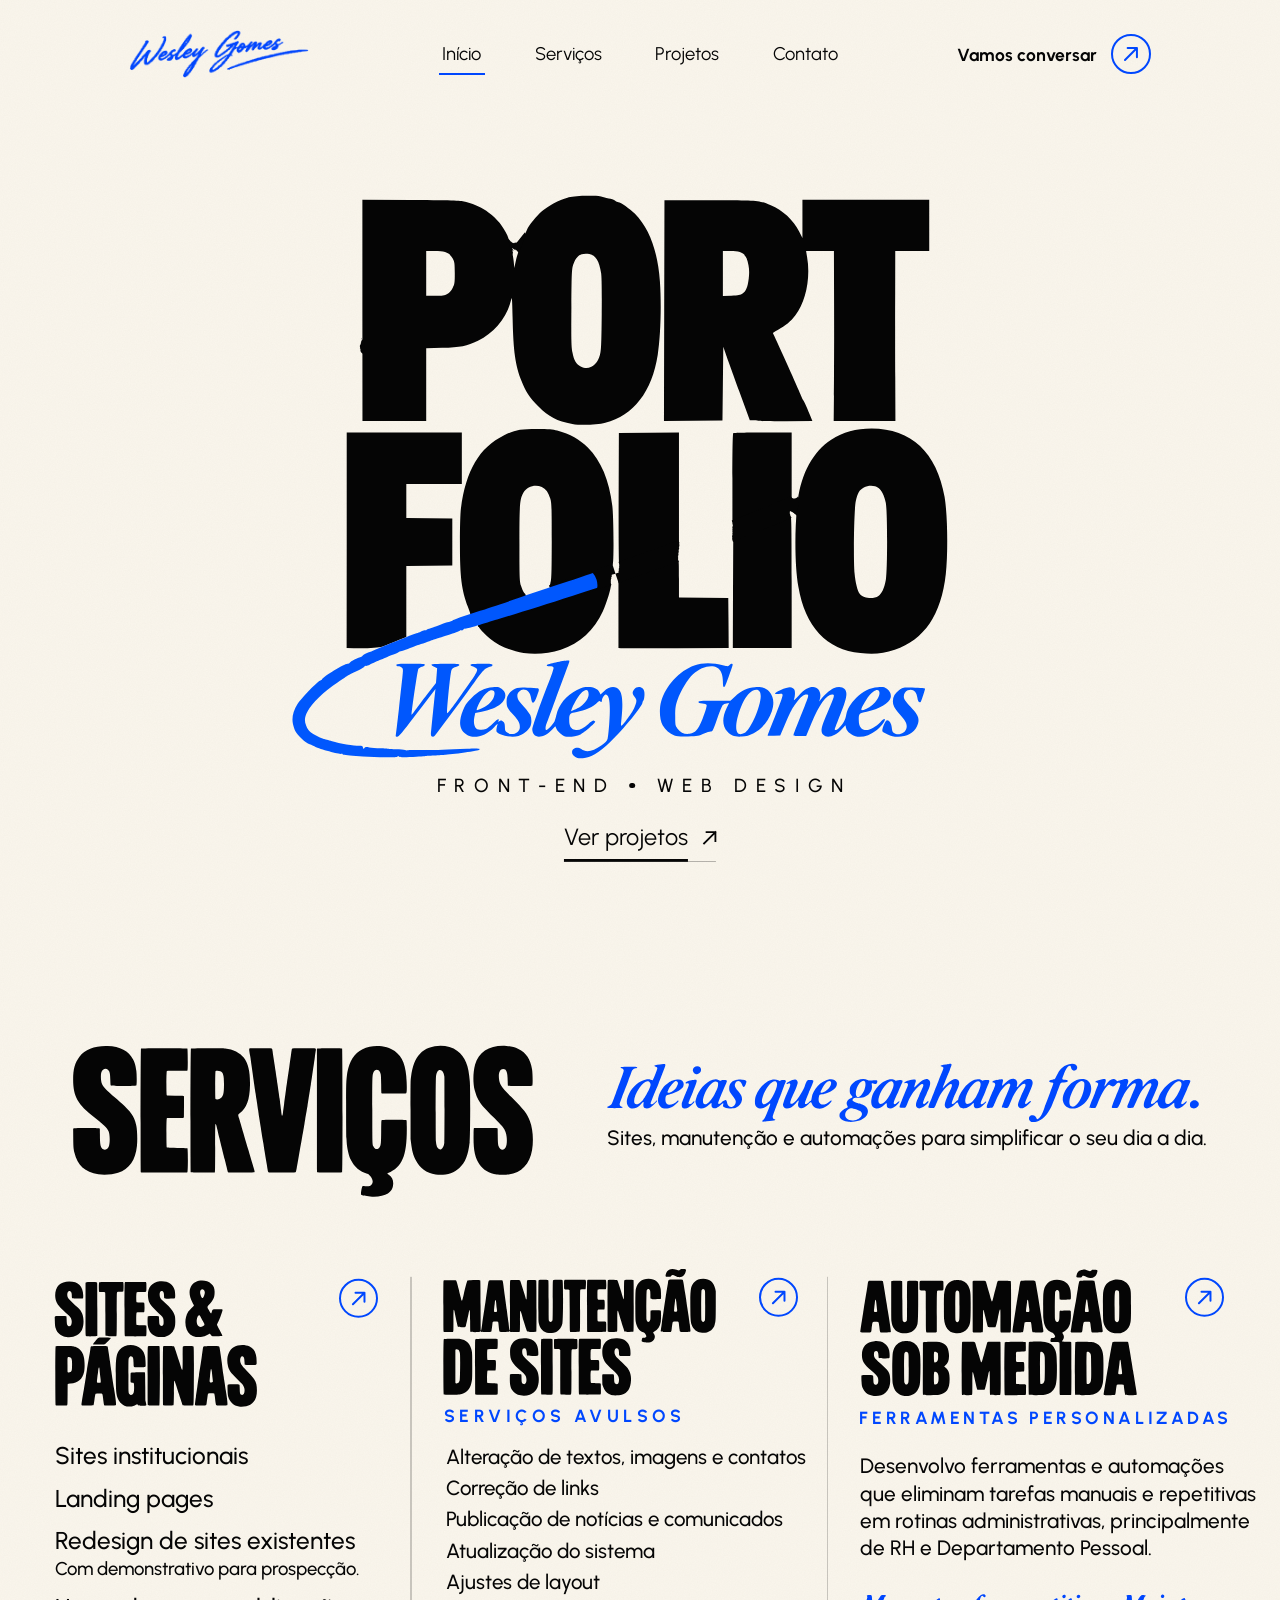
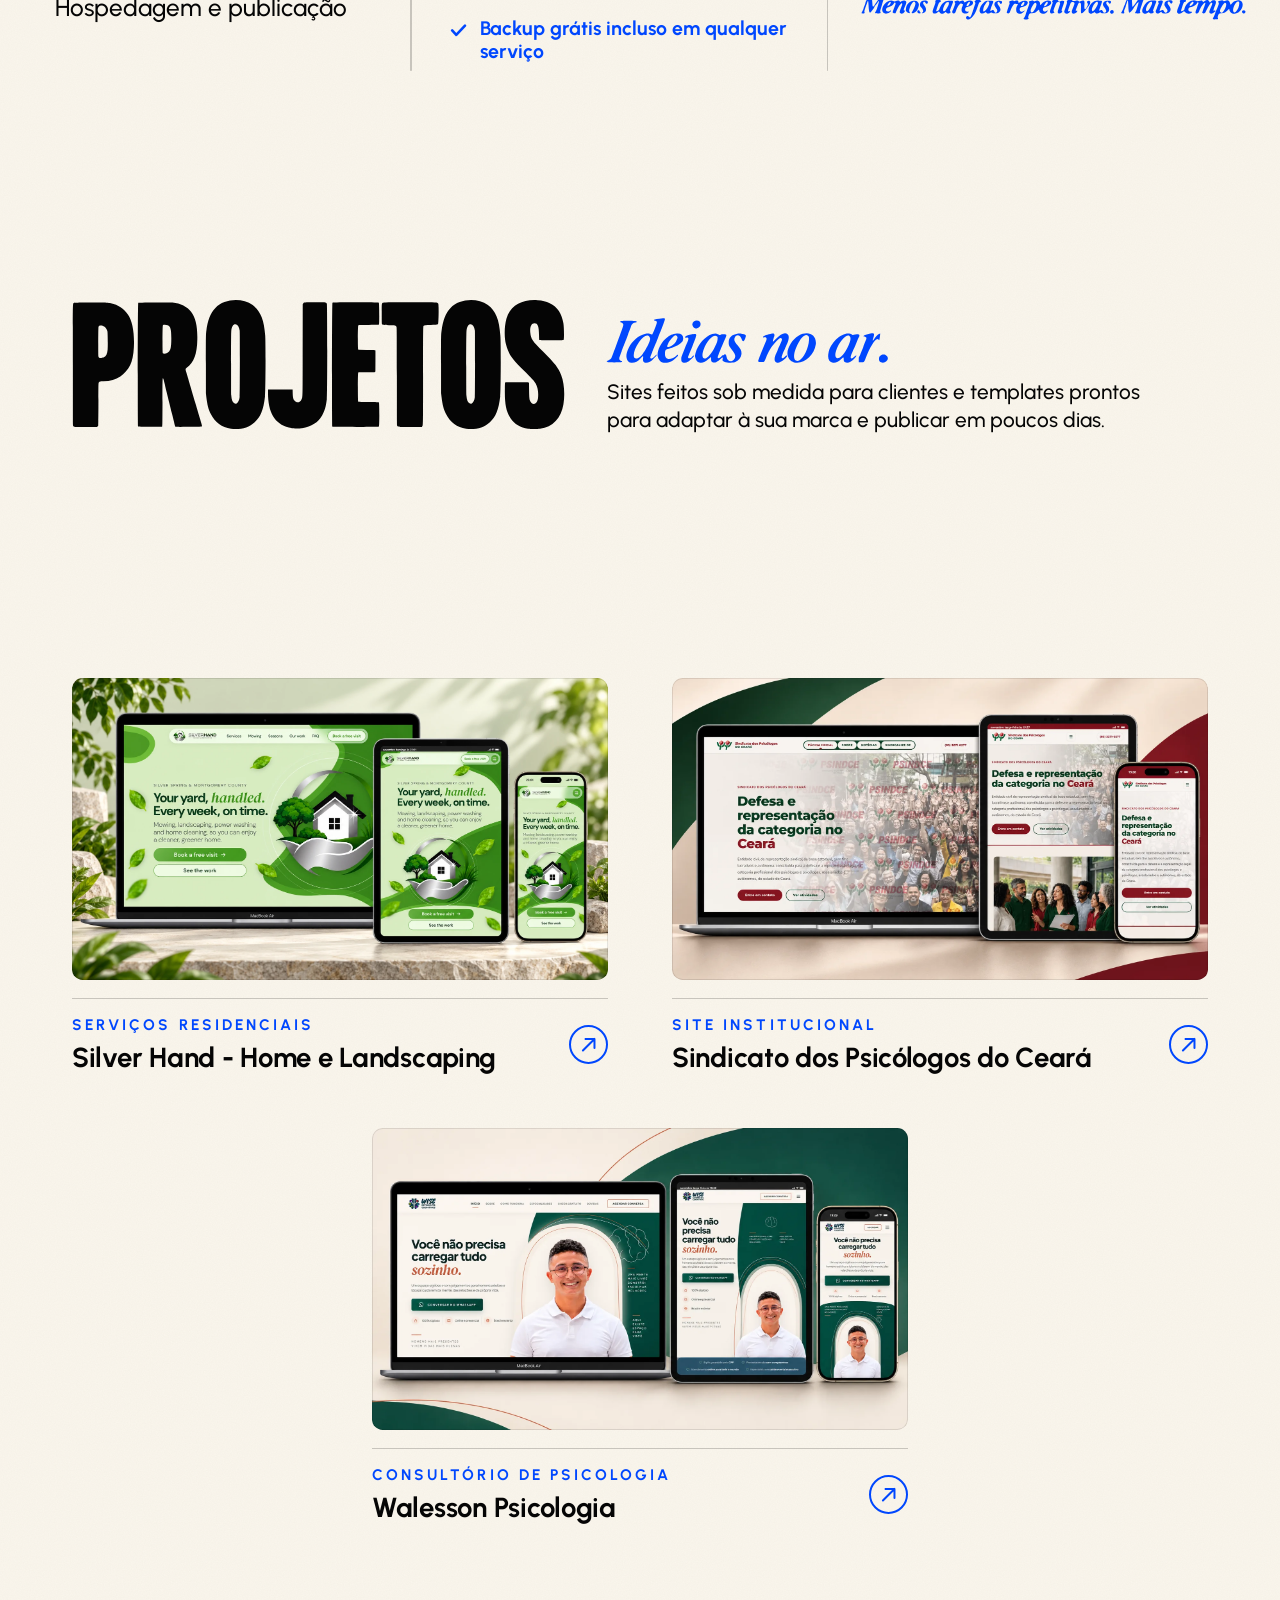
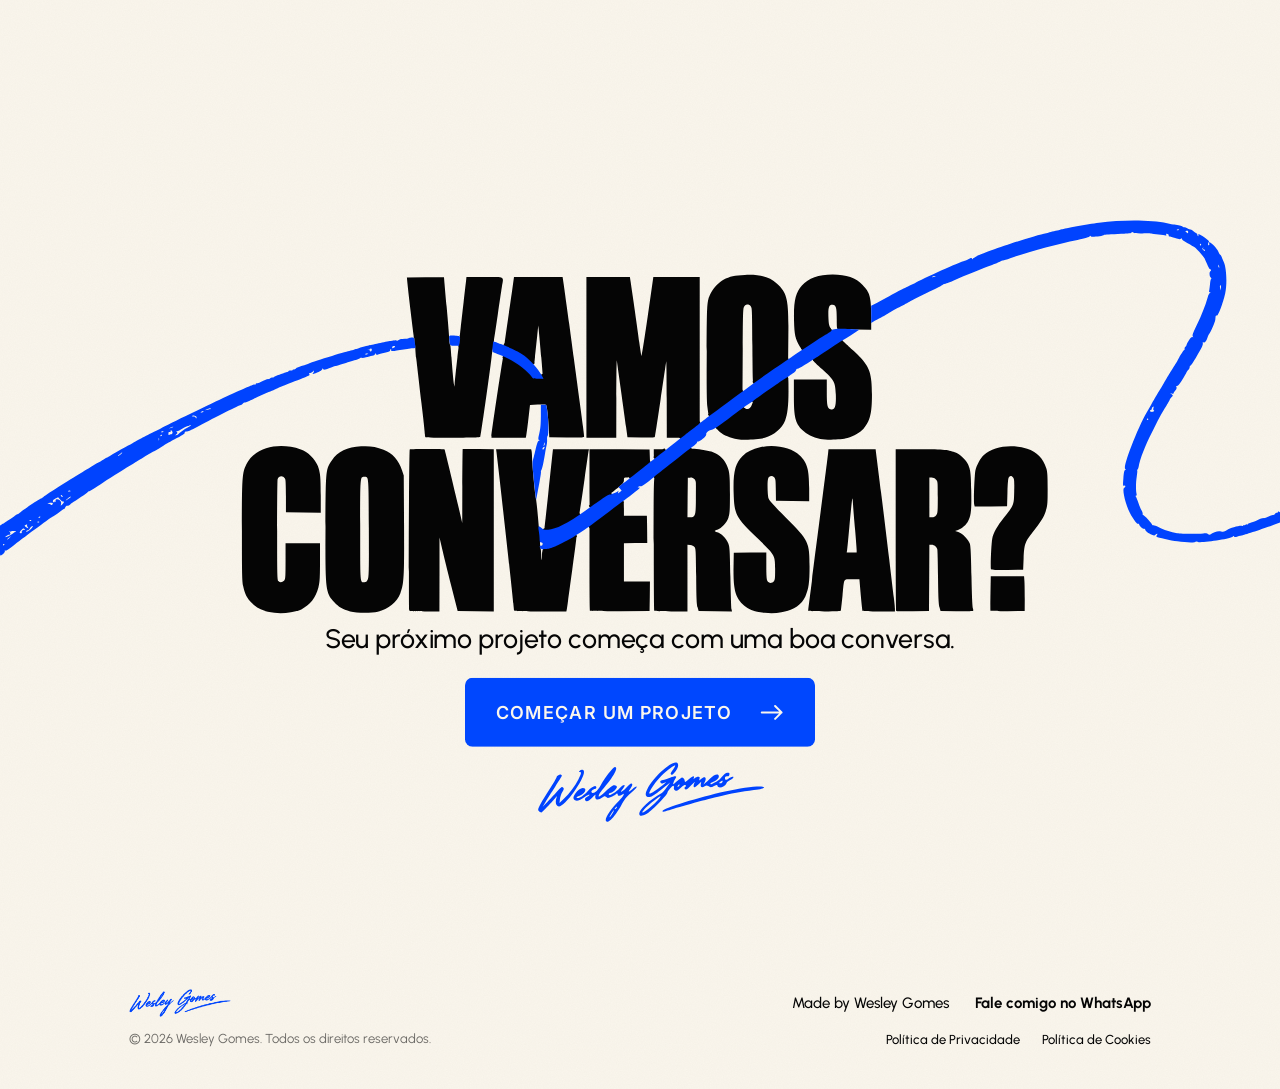
<file: index.html>
<!doctype html>
<html lang="pt-BR">
<head>
<meta charset="utf-8">
<meta name="viewport" content="width=device-width, initial-scale=1">
<title>Wesley Gomes | Criação de Sites e Web Design em Fortaleza</title>

<!-- ============ SEO ============
     Dominio de producao: https://wesleygomes.site
     Ao publicar em outro endereco, troque a URL no canonical, nas tags
     og:/twitter:, no JSON-LD, no sitemap.xml, no robots.txt e no
     llms.txt. Ao mexer no conteudo, atualize tambem o dateModified do
     JSON-LD e o <lastmod> do sitemap.xml. -->
<meta name="description" content="Wesley Gomes, desenvolvedor front-end e web designer em Fortaleza (CE). Sites institucionais, landing pages e portfólios sob medida, além de templates prontos.">
<meta name="author" content="Wesley Gomes">
<meta name="creator" content="Wesley Gomes">
<meta name="publisher" content="Wesley Gomes">
<meta name="robots" content="index, follow, max-image-preview:large, max-snippet:-1, max-video-preview:-1">
<meta name="googlebot" content="index, follow, max-image-preview:large, max-snippet:-1, max-video-preview:-1">
<meta name="referrer" content="strict-origin-when-cross-origin">
<meta name="format-detection" content="telephone=no">
<meta name="theme-color" content="#faf6ed">
<meta name="color-scheme" content="light">
<link rel="canonical" href="https://wesleygomes.site/">
<link rel="alternate" hreflang="pt-BR" href="https://wesleygomes.site/">
<link rel="alternate" hreflang="x-default" href="https://wesleygomes.site/">
<link rel="sitemap" type="application/xml" href="/sitemap.xml">
<!-- Resumo do site para IAs (ChatGPT, Claude, Perplexity, Gemini...). -->
<link rel="alternate" type="text/markdown" href="/llms.txt" title="Resumo do site para IAs (llms.txt)">
<link rel="author" href="/humans.txt">

<!-- Local: Fortaleza, Ceara -->
<meta name="geo.region" content="BR-CE">
<meta name="geo.placename" content="Fortaleza">
<meta name="geo.position" content="-3.7319;-38.5267">
<meta name="ICBM" content="-3.7319, -38.5267">

<!-- Icones e instalacao -->
<link rel="icon" href="/favicon.ico" sizes="48x48">
<link rel="icon" href="/assets/imagens/icones/favicon-32x32.png" type="image/png" sizes="32x32">
<link rel="icon" href="/assets/imagens/icones/favicon-16x16.png" type="image/png" sizes="16x16">
<link rel="apple-touch-icon" href="/apple-touch-icon.png">
<link rel="manifest" href="/site.webmanifest">
<meta name="apple-mobile-web-app-title" content="Wesley Gomes">
<meta name="application-name" content="Wesley Gomes">

<!-- Open Graph: WhatsApp, Facebook, LinkedIn, Instagram -->
<meta property="og:type" content="website">
<meta property="og:locale" content="pt_BR">
<meta property="og:site_name" content="Wesley Gomes">
<meta property="og:url" content="https://wesleygomes.site/">
<meta property="og:title" content="Wesley Gomes | Criação de Sites e Web Design em Fortaleza">
<meta property="og:description" content="Sites sob medida, desenhados e codados do zero, e templates prontos para adaptar à sua marca e publicar em poucos dias. Atendimento em Fortaleza e em todo o Brasil.">
<meta property="og:image" content="https://wesleygomes.site/assets/imagens/social/og-image.jpg">
<meta property="og:image:secure_url" content="https://wesleygomes.site/assets/imagens/social/og-image.jpg">
<meta property="og:image:type" content="image/jpeg">
<meta property="og:image:width" content="1200">
<meta property="og:image:height" content="630">
<meta property="og:image:alt" content="Wesley Gomes — criação de sites, front-end e web design">
<meta property="og:updated_time" content="2026-11-14T00:00:00-03:00">

<!-- Twitter / X -->
<meta name="twitter:card" content="summary_large_image">
<meta name="twitter:title" content="Wesley Gomes | Criação de Sites e Web Design em Fortaleza">
<meta name="twitter:description" content="Sites sob medida, desenhados e codados do zero, e templates prontos para adaptar à sua marca e publicar em poucos dias.">
<meta name="twitter:image" content="https://wesleygomes.site/assets/imagens/social/og-image.jpg">
<meta name="twitter:image:alt" content="Wesley Gomes — criação de sites, front-end e web design">

<!-- Dados estruturados (schema.org): quem e, o que vende, onde atende
     e o que ja entregou. Valide em:
     https://search.google.com/test/rich-results
     https://validator.schema.org/ -->
<script type="application/ld+json">
{
  "@context": "https://schema.org",
  "@graph": [
    {
      "@type": "Person",
      "@id": "https://wesleygomes.site/#pessoa",
      "name": "Wesley Gomes",
      "url": "https://wesleygomes.site/",
      "image": {
        "@type": "ImageObject",
        "url": "https://wesleygomes.site/assets/imagens/social/og-image.jpg",
        "width": 1200,
        "height": 630
      },
      "jobTitle": "Desenvolvedor Front-end e Web Designer",
      "description": "Desenvolvedor front-end e web designer em Fortaleza (CE). Cria sites institucionais, landing pages e portfólios sob medida, do zero, e templates prontos para personalizar.",
      "knowsLanguage": "pt-BR",
      "knowsAbout": ["Criação de sites", "Desenvolvimento front-end", "Web design", "UI design", "HTML", "CSS", "JavaScript", "Design responsivo", "Acessibilidade web", "SEO técnico", "Performance web", "Landing pages", "Sites institucionais", "Manutenção de sites", "Automação de processos"],
      "homeLocation": { "@type": "City", "name": "Fortaleza" },
      "address": { "@id": "https://wesleygomes.site/#endereco" },
      "contactPoint": { "@id": "https://wesleygomes.site/#contato" },
      "sameAs": [
        "https://www.instagram.com/wesley.gomesds/"
      ]
    },
    {
      "@type": "PostalAddress",
      "@id": "https://wesleygomes.site/#endereco",
      "addressLocality": "Fortaleza",
      "addressRegion": "CE",
      "addressCountry": "BR"
    },
    {
      "@type": "ContactPoint",
      "@id": "https://wesleygomes.site/#contato",
      "contactType": "Atendimento comercial",
      "telephone": "+55-85-99132-3925",
      "url": "https://wa.me/5585991323925",
      "availableLanguage": ["pt-BR"],
      "areaServed": "BR"
    },
    {
      "@type": "WebSite",
      "@id": "https://wesleygomes.site/#site",
      "url": "https://wesleygomes.site/",
      "name": "Wesley Gomes",
      "alternateName": ["Portfólio de Wesley Gomes", "wesleygomes.site"],
      "description": "Portfólio de Wesley Gomes, front-end e web designer em Fortaleza: sites sob medida e templates prontos para publicar.",
      "inLanguage": "pt-BR",
      "publisher": { "@id": "https://wesleygomes.site/#pessoa" },
      "author": { "@id": "https://wesleygomes.site/#pessoa" },
      "copyrightHolder": { "@id": "https://wesleygomes.site/#pessoa" },
      "copyrightYear": 2026
    },
    {
      "@type": ["WebPage", "ProfilePage"],
      "@id": "https://wesleygomes.site/#pagina",
      "url": "https://wesleygomes.site/",
      "name": "Wesley Gomes | Criação de Sites e Web Design em Fortaleza",
      "description": "Wesley Gomes, desenvolvedor front-end e web designer em Fortaleza (CE). Sites institucionais, landing pages e portfólios sob medida, além de templates prontos.",
      "isPartOf": { "@id": "https://wesleygomes.site/#site" },
      "about": { "@id": "https://wesleygomes.site/#pessoa" },
      "mainEntity": { "@id": "https://wesleygomes.site/#pessoa" },
      "hasPart": { "@id": "https://wesleygomes.site/#projetos" },
      "primaryImageOfPage": {
        "@type": "ImageObject",
        "url": "https://wesleygomes.site/assets/imagens/social/og-image.jpg",
        "width": 1200,
        "height": 630
      },
      "dateModified": "2026-11-14",
      "inLanguage": "pt-BR"
    },
    {
      "@type": "ItemList",
      "@id": "https://wesleygomes.site/#projetos",
      "name": "Projetos e templates",
      "description": "Sites entregues para clientes, desenhados e codados por Wesley Gomes.",
      "numberOfItems": 3,
      "itemListElement": [
        {
          "@type": "ListItem",
          "position": 1,
          "item": {
            "@type": "WebSite",
            "name": "Silver Hand - Home e Landscaping",
            "url": "https://silverrhand.pages.dev/",
            "image": "https://wesleygomes.site/assets/imagens/capas/silverhand-mockup-macbook-iphone.webp",
            "creator": { "@id": "https://wesleygomes.site/#pessoa" }
          }
        },
        {
          "@type": "ListItem",
          "position": 2,
          "item": {
            "@type": "WebSite",
            "name": "Sindicato dos Psicólogos do Ceará",
            "url": "https://psindce.org.br/",
            "image": "https://wesleygomes.site/assets/imagens/capas/psindce-mockup-macbook-iphone.webp",
            "creator": { "@id": "https://wesleygomes.site/#pessoa" }
          }
        },
        {
          "@type": "ListItem",
          "position": 3,
          "item": {
            "@type": "WebSite",
            "name": "Walesson Psicologia",
            "url": "https://psicologobrasileiroonline.com.br/",
            "image": "https://wesleygomes.site/assets/imagens/capas/wise-mockup-macbook-iphone.webp",
            "creator": { "@id": "https://wesleygomes.site/#pessoa" }
          }
        }
      ]
    },
    {
      "@type": "ProfessionalService",
      "@id": "https://wesleygomes.site/#servico",
      "name": "Wesley Gomes — Criação de Sites",
      "url": "https://wesleygomes.site/",
      "logo": "https://wesleygomes.site/assets/imagens/icones/icone-512.png",
      "image": "https://wesleygomes.site/assets/imagens/social/og-image.jpg",
      "description": "Criação de sites institucionais, landing pages e portfólios em Fortaleza (CE) e para todo o Brasil: projeto sob medida do zero ou template pronto adaptado à marca do cliente, além de manutenção de sites e automações sob medida.",
      "founder": { "@id": "https://wesleygomes.site/#pessoa" },
      "priceRange": "$$",
      "telephone": "+55-85-99132-3925",
      "address": { "@id": "https://wesleygomes.site/#endereco" },
      "contactPoint": { "@id": "https://wesleygomes.site/#contato" },
      "areaServed": [
        { "@type": "City", "name": "Fortaleza" },
        { "@type": "State", "name": "Ceará" },
        { "@type": "Country", "name": "Brasil" }
      ],
      "knowsLanguage": "pt-BR",
      "sameAs": [
        "https://www.instagram.com/wesley.gomesds/"
      ],
      "hasOfferCatalog": {
        "@type": "OfferCatalog",
        "name": "Serviços",
        "itemListElement": [
          {
            "@type": "Offer",
            "itemOffered": {
              "@type": "Service",
              "name": "Site sob medida",
              "serviceType": "Criação de sites",
              "description": "Site institucional, landing page ou portfólio desenhado e codado do zero, do layout à publicação."
            }
          },
          {
            "@type": "Offer",
            "itemOffered": {
              "@type": "Service",
              "name": "Template pronto",
              "serviceType": "Criação de sites",
              "description": "Modelo já desenhado, adaptado à sua marca e publicado em poucos dias."
            }
          },
          {
            "@type": "Offer",
            "itemOffered": {
              "@type": "Service",
              "name": "Front-end e web design",
              "serviceType": "Desenvolvimento front-end",
              "description": "Interface, animação, otimização de imagens e vídeo, acessibilidade e SEO técnico."
            }
          },
          {
            "@type": "Offer",
            "itemOffered": {
              "@type": "Service",
              "name": "Manutenção de sites",
              "serviceType": "Manutenção de sites",
              "description": "Serviços avulsos: alteração de textos, imagens e contatos, correção de links, publicação de notícias e comunicados, atualização do sistema e ajustes de layout. Backup grátis incluso em qualquer serviço."
            }
          },
          {
            "@type": "Offer",
            "itemOffered": {
              "@type": "Service",
              "name": "Automação sob medida",
              "serviceType": "Automação de processos",
              "description": "Ferramentas e automações personalizadas que eliminam tarefas manuais e repetitivas em rotinas administrativas, principalmente de RH e Departamento Pessoal."
            }
          }
        ]
      }
    }
  ]
}
</script>
<!-- ========== FIM SEO ========== -->

<link rel="preconnect" href="https://fonts.googleapis.com">
<link rel="preconnect" href="https://fonts.gstatic.com" crossorigin>
<link href="https://fonts.googleapis.com/css2?family=Inter:wght@600&family=Urbanist:wght@400;500;700&display=swap" rel="stylesheet">

<!-- Arte da hero (e o LCP): pedida antes de o corpo ser lido. So a
     variante da proporcao atual baixa — os media sao os mesmos dos
     <source> da hero. -->
<link rel="preload" as="image" href="assets/imagens/hero/hero-celular.svg" media="(max-aspect-ratio: 13/20)" fetchpriority="high">
<link rel="preload" as="image" href="assets/imagens/hero/hero-tablet-vertical.svg" media="(min-aspect-ratio: 13/20) and (max-aspect-ratio: 1/1)" fetchpriority="high">
<link rel="preload" as="image" href="assets/imagens/hero/hero-tablet-horizontal.svg" media="(min-aspect-ratio: 1/1) and (max-aspect-ratio: 146/100)" fetchpriority="high">
<link rel="preload" as="image" href="assets/imagens/hero/hero-desktop.svg" media="(min-aspect-ratio: 146/100)" fetchpriority="high">

<style>
  *, *::before, *::after { box-sizing: border-box; }
  html, body { min-height: 100%; margin: 0; }
  /* UMA FOLHA SO — o site inteiro e um papel continuo: nenhuma secao
     tem fundo proprio, divisoria, canto ou sombra, e nada se empilha
     (a rolagem e comum, de cima a baixo). O off-white fica no html (o
     "canvas" da janela, que aparece tambem no repuxo da rolagem do
     Safari/Mac/iPhone) e o grao fica num unico ::before do body, do
     topo ao fim da pagina — sem emenda entre as secoes. */
  html { background: #faf6ed; }
  body {
    position: relative;         /* ancora do grao */
    overflow-x: hidden;
  }
  /* PAPEL — grao leve por cima do off-white, como na referencia. Um
     ruido SVG de 240px repetido (nada para baixar) e misturado em
     multiply, entao so escurece um pouco as fibras. Fica atras de todo
     o conteudo (z-index -1) e na frente so do fundo do html. */
  body::before {
    content: "";
    position: absolute;
    inset: 0;
    z-index: -1;
    pointer-events: none;
    background-image: url("data:image/svg+xml,%3Csvg xmlns='http://www.w3.org/2000/svg' width='240' height='240'%3E%3Cfilter id='g'%3E%3CfeTurbulence type='fractalNoise' baseFrequency='.85' numOctaves='3' stitchTiles='stitch'/%3E%3CfeColorMatrix values='0 0 0 0 .35 0 0 0 0 .3 0 0 0 0 .22 0 0 0 .55 0'/%3E%3C/filter%3E%3Crect width='100%25' height='100%25' filter='url(%23g)'/%3E%3C/svg%3E");
    background-size: 240px 240px;
    mix-blend-mode: multiply;
    opacity: .09;
  }

  /* Cada secao ocupa a tela inteira, mas o scroll e livre: sem
     scroll-snap, a rolagem para onde o usuario soltar.
     scroll-behavior: smooth vale so para os links de ancora (#contato,
     #projetos) — nao interfere na roda do mouse nem no toque.
     Se um dia quiser o imã de volta sem travar o scroll, basta:
       html { scroll-snap-type: y proximity; }
       .palco, .cta { scroll-snap-align: start; }                   */
  html { scroll-behavior: smooth; }
  .palco, .cta {
    height: 100svh;
    min-height: 100svh;
  }
  /* Secao de projetos entre os servicos e a CTA, largura total, no
     mesmo papel do resto (os nomes secao-branca/folha-branca ficaram
     de quando ela era uma folha branca empilhada por cima). */
  :root {
    /* folga embaixo dos servicos; entra tambem na conta da escala dos
       projetos, para os titulos das duas secoes terem o mesmo tamanho */
    --folga-servicos: clamp(20px, 2.4vw, 40px);
  }
  .secao-branca {
    position: relative;
    width: 100%;
  }
  .folha-branca {
    overflow: hidden;           /* corta a linha azul que passa da borda da tela; */
    overflow: clip;             /* clip: nem script nem a busca do navegador rolam a folha de lado */
  }

  /* ===============================================================
     BOTOES AZUIS — um sistema so para todos eles:
       - .botao-seta: o circulo azul vazado com a seta (o contato da
         navbar, os tres servicos e os cards dos projetos). Cada um so
         define o tamanho (--tam) e o lugar; o visual e o movimento sao
         daqui;
       - .cta-botao: o botao cheio da CTA (ver CTA, mais abaixo).
     Regras comuns:
       - anel e traco da seta com a mesma espessura (--anel); a seta usa
         vector-effect: non-scaling-stroke, entao o peso e o mesmo em
         qualquer tamanho de botao;
       - hover (ou foco pelo teclado): o azul enche o circulo como uma
         gota que cresce do centro, e a seta sai pela diagonal enquanto
         outra igual entra pelo lado oposto. No botao cheio, um azul mais fundo varre da
         esquerda para a direita e a seta troca na horizontal;
       - hover so com mouse (@media (hover: hover)), para o efeito nao
         ficar preso depois de um toque; no toque, um leve afundar;
       - com movimento reduzido, so a cor muda.
     =============================================================== */
  :root {
    --azul-fundo: #0034c9;                      /* o azul do hover do botao cheio */
    --curva-botao: cubic-bezier(.65, 0, .35, 1);
  }
  .botao-seta {
    --anel: 2px;
    display: grid;
    place-items: center;
    flex: 0 0 auto;
    width: var(--tam);
    height: var(--tam);
    border: var(--anel) solid var(--azul);
    border-radius: 50%;
    overflow: hidden;             /* a seta que sai some no anel */
    color: var(--azul);
    /* a gota: um disco azul centrado, de tamanho zero ate acender */
    background: radial-gradient(circle closest-side, var(--azul) calc(100% - 1px), transparent) center / 0% 0% no-repeat;
    transition: background-size .45s var(--curva-botao), color .3s ease, transform .2s ease;
  }
  .botao-seta svg {
    width: 44%;
    height: 44%;
    overflow: visible;
  }
  .botao-seta path,
  .cta-botao-seta path {
    fill: none;
    stroke: currentColor;
    stroke-width: var(--anel, 2px);
    stroke-linecap: round;
    stroke-linejoin: round;
    vector-effect: non-scaling-stroke;
    transition: transform .5s var(--curva-botao);
  }
  .botao-seta .seta-entra { transform: translate(-20px, 20px); }

  /* aceso: o circulo cheio de azul e a seta em papel */
  .navbar-botao:focus-visible .botao-seta,
  .botao-seta:focus-visible {
    color: var(--papel);
    background-size: 104% 104%;
  }
  @media (hover: hover) {
    :is(.navbar-botao, .cartao):hover .botao-seta,
    .servico:has(.servico-titulo-link:hover) .botao-seta,
    .botao-seta:hover {
      color: var(--papel);
      background-size: 104% 104%;
    }
  }
  /* a troca de setas */
  @media (prefers-reduced-motion: no-preference) {
    .navbar-botao:focus-visible .seta-sai,
    .botao-seta:focus-visible .seta-sai { transform: translate(20px, -20px); }
    .navbar-botao:focus-visible .seta-entra,
    .botao-seta:focus-visible .seta-entra { transform: none; }
  }
  @media (hover: hover) and (prefers-reduced-motion: no-preference) {
    :is(.navbar-botao, .cartao):hover .seta-sai,
    .servico:has(.servico-titulo-link:hover) .seta-sai,
    .botao-seta:hover .seta-sai { transform: translate(20px, -20px); }
    :is(.navbar-botao, .cartao):hover .seta-entra,
    .servico:has(.servico-titulo-link:hover) .seta-entra,
    .botao-seta:hover .seta-entra { transform: none; }
  }
  /* afundar no toque. O link dos cards fica de fora: um transform nele
     prenderia o ::after esticado (que cobre o card) dentro do circulo. */
  .navbar-botao:active .botao-seta,
  .servico-icone:active { transform: scale(.93); }
  @media (prefers-reduced-motion: reduce) {
    .botao-seta, .botao-seta path, .cta-botao-seta path { transition: none; }
  }

  /* ===============================================================
     NAVBAR — fixa no topo, em linha unica como na arte da hero:
     marca a esquerda, links no centro da pagina e "Vamos conversar"
     a direita. Sem caixa nem pilula: so texto sobre o papel.

     As medidas saem da MESMA prancheta da hero (ver --hero-r e
     QUADRO DA HERO): --ab-w e a largura que a arte ocupa na tela, e
     margens, corpo do texto e altura da barra sao fracoes dela. Assim
     a barra fica alinhada com a arte em qualquer tela, inclusive
     quando sobram faixas de papel nas laterais.

     Ao rolar, a barra ganha um fundo de papel translucido com blur
     (.navbar--rolada) e encolhe, para nao embolar com o conteudo que
     passa por baixo.
     =============================================================== */
  .navbar {
    position: fixed;
    top: 0;
    left: 0;
    right: 0;
    z-index: 20;                /* acima de todo o conteudo */
    container-type: inline-size;
    font-family: Urbanist, Arial, sans-serif;
    color: var(--tinta);
  }
  .navbar-caixa {
    --ab-w: min(100cqw, 100svh * var(--hero-r));
    --ab-h: calc(var(--ab-w) / var(--hero-r));
    display: grid;
    grid-template-columns: 1fr auto 1fr;
    align-items: center;
    gap: 12px;
    /* Altura e centro da linha vem da arte (--nav-h e --nav-cy),
       contados do topo da TELA: a barra fica sempre colada em cima,
       mesmo quando sobra papel acima do quadro da hero. Se a barra e
       mais baixa que 2 x --nav-cy (desktop, por causa da linha fina
       embaixo), a diferenca vira respiro no topo. */
    min-height: calc(var(--ab-h) * var(--nav-h));
    padding-top: calc(var(--ab-h) * (var(--nav-cy) * 2 - var(--nav-h)));
    padding-inline: calc((100cqw - var(--ab-w)) / 2 + var(--ab-w) * var(--nav-esq));
    background: transparent;
    border-bottom: 1px solid var(--nav-linha, transparent);
    transition: min-height .3s ease, padding .3s ease, background-color .3s ease, border-color .3s ease;
  }
  .navbar--rolada .navbar-caixa {
    min-height: clamp(52px, 6.4svh, 68px);
    padding-top: 0;
    background: rgba(250, 246, 237, .86);
    border-bottom-color: rgba(5, 5, 5, .08);
    -webkit-backdrop-filter: blur(16px);
    backdrop-filter: blur(16px);
  }

  /* MARCA — a assinatura azul (logo-wesley-gomes.webp, 800 x 212). A
     largura e a do "Wesley Gomes •" da referencia. */
  .navbar-marca {
    justify-self: start;
    display: block;
    line-height: 0;
  }
  .navbar-marca img {
    display: block;
    width: max(88px, var(--ab-w) * var(--nav-marca));
    height: auto;
    transition: transform .25s ease;
  }
  .navbar-marca:hover img { transform: rotate(-2deg) scale(1.03); }

  .navbar-links {
    display: flex;
    align-items: center;
    gap: max(10px, var(--ab-w) * var(--nav-gap));
    list-style: none;
    margin: 0;
    padding: 0;
  }
  .navbar-link {
    position: relative;
    display: inline-block;
    font-weight: 400;
    font-size: max(11.5px, var(--ab-w) * var(--nav-link));
    white-space: nowrap;
    text-decoration: none;
    color: inherit;
  }
  /* Sublinhado azul, um pouco mais largo que a palavra: marca a secao
     atual (aria-current, ligado pelo script) e cresce no hover. */
  .navbar-link::after {
    content: "";
    position: absolute;
    left: -.2em;
    right: -.2em;
    bottom: -.55em;
    height: 2px;
    background: var(--azul);
    transform: scaleX(0);
    transform-origin: left;
    transition: transform .25s ease;
  }
  .navbar-link:hover::after,
  .navbar-link[aria-current="true"]::after { transform: scaleX(1); }

  /* CONTATO — texto + seta num circulo azul vazado (ver BOTOES AZUIS). */
  .navbar-botao {
    justify-self: end;
    display: inline-flex;
    align-items: center;
    gap: var(--nav-icone-gap);
    font-weight: 700;
    font-size: max(11.5px, var(--ab-w) * var(--nav-botao));
    white-space: nowrap;
    text-decoration: none;
    color: inherit;
  }
  .navbar-botao-icone { --tam: var(--nav-icone); }

  .navbar a:focus-visible { outline: 2px solid var(--azul); outline-offset: 4px; border-radius: 2px; }

  /* Telefones: com o corpo do texto no piso (os max() acima) a linha
     inteira nao cabe — o contato vira so o circulo com a seta, um
     pouco maior para o toque (e com 5px de folga em volta, a area de
     toque chega a 44px). Abaixo de 360px os links tambem saem. */
  @media (max-width: 480px) {
    .navbar-botao-texto {
      position: absolute;
      width: 1px;
      height: 1px;
      overflow: hidden;
      clip-path: inset(50%);
      white-space: nowrap;
    }
    .navbar-botao { padding: 5px; margin: -5px; }
    .navbar-botao-icone { --tam: 34px; }
  }
  @media (max-width: 359px) {
    .navbar-caixa { grid-template-columns: 1fr auto; }
    .navbar-links { display: none; }
  }
  /* Tela em pe (celular e tablet) ou estreita: as quatro opcoes nao
     cabem com folga entre a marca e o contato. "Inicio" sai — a marca
     ja leva ao topo — e ficam Servicos, Projetos e Contato. */
  @media (max-aspect-ratio: 1/1), (max-width: 700px) {
    .navbar-item-inicio { display: none; }
  }

  @media (prefers-reduced-motion: reduce) {
    .navbar-caixa, .navbar-link::after, .navbar-marca img { transition: none; }
    .navbar-marca:hover img { transform: none; }
  }

  /* ---------------------------------------------------------------
     PROJETOS — conteudo da folha (o papel da hero)
     Mesma linguagem dos servicos: PROJETOS e a frase azul em italico
     sao artes vetoriais (assets/imagens/projetos/), montadas com as
     mesmas letras tracadas dos servicos; a linha azul e o mesmo pincel
     da onda dos servicos levado para um caminho novo (entra pela
     direita, da um laco e termina numa seta que aponta os projetos). O
     resto e texto em Urbanist, com a tinta preta e o azul do site.

     --u vale 1px da prancheta de 1672, com a mesma conta dos servicos:
     na mesma tela, os titulos das duas secoes ficam do mesmo tamanho e
     alinhados.
       - paisagem (mesmo corte dos servicos): o cabecalho e prancheta,
         cada peca nas coordenadas do desenho; a grade vem embaixo;
       - retrato e telas baixas: tudo empilhado.
     Cards: 2 colunas a partir de 701px (o ultimo centrado quando sobra
     um), 1 coluna no celular.

     A folha nao tem altura fixa: ela comeca com uma tela cheia e cresce
     conforme os projetos entram. O recuo da hero nao depende disso.
     --------------------------------------------------------------- */
  .projetos-area {
    --nav-rolada: clamp(52px, 6.4svh, 68px);   /* altura da navbar encolhida */
    position: relative;
    padding: calc(var(--nav-rolada) + clamp(28px, 7vw, 64px)) 0 clamp(72px, 10vw, 128px);
    container-type: inline-size;
    color: var(--tinta);
    font-family: Urbanist, Arial, sans-serif;
  }
  .projetos-quadro {
    /* escala pela largura da coluna, com teto; em tela baixa a altura
       tambem limita, sem descer de .6px (a mesma dos servicos) */
    --u: min(100cqw / 520, .86px, max(.6px, 100svh / 640));
    --respiro: clamp(20px, 6cqw, 56px);
    padding: 0 var(--respiro);
    container-type: inline-size;
  }

  /* --- cabecalho: PROJETOS, a frase azul, o subtitulo e a linha --- */
  .projetos-titulo, .projetos-lema, .projetos-sub { margin: 0; }
  .projetos-titulo img, .projetos-lema img {
    display: block;
    max-width: 100%;
    height: auto;
  }
  .projetos-titulo img { width: calc(644 * var(--u) * 1.15); }
  .projetos-lema { margin-top: calc(24 * var(--u)); }
  .projetos-lema img { width: calc(370 * var(--u) * 1.2); }
  .projetos-sub {
    margin-top: calc(14 * var(--u));
    font-weight: 500;
    font-size: calc(27.2 * var(--u));
    line-height: 1.3;
  }
  .projetos-sub br { display: none; }     /* as quebras valem so na prancheta */

  /* No retrato a linha tem arte propria, ja recortada: vai da seta (em
     cima dos cards) ate a borda direita da tela. */
  .projetos-cabecalho picture { display: block; }
  .projetos-linha {
    display: block;
    width: calc(100% + var(--respiro));
    max-width: none;
    height: auto;
    aspect-ratio: 916 / 261;
    margin-top: calc(6 * var(--u));
  }
  /* Antes de o script ligar a arte, a faixa fica reservada mas vazia. */
  .projetos-linha:not([src]) { visibility: hidden; }

  /* GRADE — 1 coluna no celular; 2 a partir de 701px (ver abaixo). */
  .portfolio-grade {
    --grade-espaco: calc(84 * var(--u));
    display: grid;
    gap: calc(72 * var(--u)) var(--grade-espaco);
    margin: calc(48 * var(--u)) 0 0;
    padding: 0;
    list-style: none;
  }
  /* --uc: 1px de um card de 700 (a largura dele na prancheta). A
     legenda acompanha a largura do proprio card, entao fica certa com 1
     ou 2 colunas, em qualquer tela. */
  .cartao {
    position: relative;                 /* ancora do link esticado */
    container-type: inline-size;
    --uc: calc(100cqw / 700);
  }

  /* Capa: no celular em 2:1 (corta so o fundo de cima e de baixo dos
     mockups); a partir de 701px na proporcao real (1672 x 941), sem
     corte. Sem imagem, fica um papel um pouco mais escuro no lugar. Se
     uma capa nova nao tiver o fundo claro, defina a cor dela no
     <figure> com style="--capa-fundo: #hex;". */
  .cartao-figura {
    position: relative;
    aspect-ratio: 2 / 1;
    overflow: hidden;
    margin: 0;
    border-radius: max(10px, calc(14 * var(--uc)));
    background: var(--capa-fundo, #efe8da);
  }
  .cartao-figura::after {               /* fio fino em volta da capa */
    content: "";
    position: absolute;
    inset: 0;
    border-radius: inherit;
    box-shadow: inset 0 0 0 1px rgba(5, 5, 5, .1);
    pointer-events: none;
  }
  .cartao-imagem {
    display: block;
    width: 100%;
    height: 100%;
    object-fit: cover;
    transition: transform .6s cubic-bezier(.22,.61,.36,1);
  }
  .cartao:hover .cartao-imagem { transform: scale(1.03); }

  /* Legenda: fio fino, rotulo azul espacado (como nos servicos), nome
     do projeto e a seta no circulo azul vazado (a mesma da navbar). */
  .cartao-corpo {
    display: grid;
    grid-template-columns: 1fr auto;
    align-items: center;
    column-gap: max(14px, calc(24 * var(--uc)));
    margin-top: max(14px, calc(24 * var(--uc)));
    padding-top: max(12px, calc(22 * var(--uc)));
    border-top: 1px solid rgba(5, 5, 5, .2);
  }
  .cartao-rotulo {
    margin: 0;
    font-weight: 700;
    font-size: max(11px, calc(20 * var(--uc)));
    line-height: 1.2;
    letter-spacing: .2em;
    text-transform: uppercase;
    color: var(--azul);
  }
  .cartao-titulo {
    margin: max(6px, calc(10 * var(--uc))) 0 0;
    font-weight: 700;
    font-size: max(19px, calc(36 * var(--uc)));
    line-height: 1.15;
    letter-spacing: -.01em;
  }
  /* a seta no circulo (ver BOTOES AZUIS); acende com o card inteiro */
  .cartao-link {
    --tam: max(38px, calc(51 * var(--uc)));
    grid-column: 2;
    grid-row: 1 / span 2;
  }
  /* Link esticado: o pseudo-elemento cobre o cartao inteiro, entao
     capa e titulo tambem abrem o projeto. O <a> continua sendo o unico
     foco de teclado do cartao. */
  .cartao-link::after {
    content: "";
    position: absolute;
    inset: 0;
    cursor: pointer;
  }
  .cartao-link:focus-visible { outline: none; }
  .cartao:has(.cartao-link:focus-visible) {
    outline: 2px solid var(--azul);
    outline-offset: 8px;
    border-radius: 12px;
  }

  @media (prefers-reduced-motion: reduce) {
    .cartao-imagem { transition: none; }
    .cartao:hover .cartao-imagem { transform: none; }
  }

  /* CARDS GRANDES — desktop e tablet (a partir de 701px, o mesmo corte
     do rodape): dois por linha e a capa na proporcao real dos mockups.
     Com numero impar de cards, o ultimo fica centrado na linha dele. */
  @media (min-width: 701px) {
    .portfolio-grade {
      display: flex;
      flex-wrap: wrap;
      justify-content: center;
    }
    .cartao { flex: 0 1 calc((100% - var(--grade-espaco)) / 2); }
    .cartao-figura { aspect-ratio: 1672 / 941; }
  }

  /* PAISAGEM — o cabecalho vira prancheta, com o mesmo corte e a mesma
     escala dos servicos (titulo, frase e subtitulo nas mesmas
     coordenadas de la). A arte da linha vai alem da borda direita da
     prancheta: em tela mais larga ela segue pelo papel ate a borda da
     tela (a folha corta o resto). */
  @media (min-aspect-ratio: 1/1) and (min-width: 900px) and (min-height: 500px) {
    .projetos-area { padding-top: var(--nav-rolada); }
    .projetos-quadro {
      --u: calc(100cqw / 1672);
      width: min(100cqw, (100svh - var(--nav-rolada) - var(--folga-servicos)) * 1672 / 941);
      margin: 0 auto;
      padding: 0;
    }
    .projetos-cabecalho {
      position: relative;
      height: calc(492 * var(--u));
    }
    .projetos-titulo, .projetos-lema, .projetos-sub, .projetos-linha {
      position: absolute;
      margin: 0;
    }
    .projetos-titulo { left: calc(94.25 * var(--u)); top: calc(53 * var(--u)); }
    .projetos-titulo img { width: calc(644 * var(--u)); }
    .projetos-lema { left: calc(791 * var(--u)); top: calc(77 * var(--u)); }
    .projetos-lema img { width: calc(370 * var(--u)); }
    .projetos-sub {
      left: calc(792.6 * var(--u));
      top: calc(157 * var(--u));
      line-height: calc(36 * var(--u));
      white-space: nowrap;
    }
    .projetos-sub br { display: inline; }
    .projetos-linha {
      left: calc(174 * var(--u));
      top: calc(236 * var(--u));
      width: calc(2146 * var(--u));
      height: calc(261 * var(--u));
      aspect-ratio: auto;
    }
    .portfolio-grade { margin: calc(56 * var(--u)) calc(94 * var(--u)) 0; }
  }

  /* A hero e uma secao comum: rola junto com o resto, sem grudar no
     topo e sem recuar. */
  .palco {
    position: relative;
    overflow: hidden;
    width: 100%;
    /* Prende as camadas internas da hero (arte, rotulo e link) dentro
       dela. */
    isolation: isolate;
  }

  /* ===============================================================
     PRANCHETAS — hero e CTA sao montadas sobre as artes vetoriais
     (assets/imagens/hero/ e assets/imagens/cta/). Cada arte tem a
     proporcao exata da referencia; o SVG traz o desenho (titulo, arco
     azul e assinatura) e o HTML por cima traz o que e texto de
     verdade (rotulo, links, frase e botao), posicionado nas mesmas
     coordenadas do desenho.

     A variante e escolhida pela proporcao da janela, nao pela largura
     — o ponto de corte fica no meio do caminho entre duas artes:
       hero: celular 941x1672 | tablet em pe 1086x1448 |
             tablet deitado 1448x1086 | desktop 1586x992
       cta : celular 941x1672 | tablet em pe 1086x1448 | desktop 1672x941
     Os mesmos cortes estao nos <source> dos <picture> (no HTML) — se
     mudar um, mude o outro.

     Dentro de cada prancheta tudo e medido em fracao dela: posicoes
     em %, corpo do texto em cqw (largura da prancheta).
     =============================================================== */
  :root {
    --papel: #faf6ed;           /* off-white puxado para o bege; com o grao por cima
                                   fica no tom da referencia (#f9f5ec) */
    --tinta: #050505;
    --azul: #0047fe;

    /* HERO — desktop (1586 x 992) */
    --hero-r: 1.59879;
    --nav-esq: .03846; --nav-cy: .063;  --nav-h: .109;  --nav-linha: rgba(5, 5, 5, .14);
    --nav-marca: .128;   --nav-link: .01438; --nav-botao: .01356; --nav-gap: .0356;
    --nav-icone: 2.05em; --nav-icone-gap: .6em;

    /* CTA — desktop (1672 x 941) */
    --cta-r: 1.77683;
  }
  /* hero: tablet deitado (1448 x 1086) */
  @media (min-aspect-ratio: 1/1) and (max-aspect-ratio: 146/100) {
    :root {
      --hero-r: 1.33333;
      --nav-esq: .0739;  --nav-cy: .0608; --nav-h: .1216; --nav-linha: transparent;
      --nav-marca: .15;    --nav-link: .01533; --nav-botao: .01457; --nav-gap: .04454;
      --nav-icone: 2.3em;  --nav-icone-gap: .8em;
    }
  }
  /* hero e cta: tablet em pe (1086 x 1448) */
  @media (min-aspect-ratio: 13/20) and (max-aspect-ratio: 1/1) {
    :root {
      --hero-r: .75;
      --nav-esq: .07459; --nav-cy: .0735; --nav-h: .147;  --nav-linha: transparent;
      --nav-marca: .2035;  --nav-link: .0199;  --nav-botao: .01896; --nav-gap: .04144;
      --nav-icone: 2.57em; --nav-icone-gap: 1em;
    }
  }
  @media (min-aspect-ratio: 13/20) and (max-aspect-ratio: 115/100) {
    :root { --cta-r: .75; }
  }
  /* hero e cta: celular (941 x 1672) */
  @media (max-aspect-ratio: 13/20) {
    :root {
      --hero-r: .5628;
      --nav-esq: .05739; --nav-cy: .0646; --nav-h: .1292; --nav-linha: transparent;
      --nav-marca: .2056;  --nav-link: .02253; --nav-botao: .02093; --nav-gap: .042;
      --nav-icone: 2.55em; --nav-icone-gap: .8em;
      --cta-r: .5628;
    }
  }

  /* ---------------------------------------------------------------
     QUADRO DA HERO
     A prancheta e o maior retangulo na proporcao da arte que cabe na
     tela (como object-fit: contain), centrado. Com a variante certa
     para cada proporcao, as sobras de papel nas bordas sao pequenas.
     --------------------------------------------------------------- */
  .palco {
    container-type: size;
    color: var(--tinta);
  }
  .hero-quadro {
    position: absolute;
    left: 50%;
    top: 50%;
    width: min(100cqw, 100cqh * var(--hero-r));
    aspect-ratio: var(--hero-r);
    transform: translate(-50%, -50%);
    container-type: inline-size;
  }
  .hero-titulo { margin: 0; }
  .hero-arte {
    position: absolute;
    inset: 0;
    display: block;
    width: 100%;
    height: 100%;

    /* Surgimento de cima para baixo (mesma mascara de antes).
       Estado inicial: oculto; o script liga .revelar no .palco. */
    -webkit-mask-image: linear-gradient(to bottom,
        #000 0%, #000 38.46%, rgba(0,0,0,0) 61.54%, rgba(0,0,0,0) 100%);
            mask-image: linear-gradient(to bottom,
        #000 0%, #000 38.46%, rgba(0,0,0,0) 61.54%, rgba(0,0,0,0) 100%);
    -webkit-mask-size: 100% 260%;
            mask-size: 100% 260%;
    -webkit-mask-repeat: no-repeat;
            mask-repeat: no-repeat;
    -webkit-mask-position: 0% 100%;
            mask-position: 0% 100%;
  }
  .revelar .hero-arte {
    animation: surgir 1.9s cubic-bezier(.22,.61,.36,1) forwards;
  }
  /* Depois que a arte surge, a mascara sai (o script poe .surgiu no fim
     da animacao). Mantida, ela obriga o Safari do iPhone a desenhar a
     imagem como camada mascarada, em blocos, e a emenda entre dois
     blocos aparecia como uma listra fina cortando o "Wesley Gomes". */
  .hero-arte.surgiu, .cta-arte.surgiu,
  .servicos--animar .servicos-titulo img.surgiu, .servicos--animar .servicos-lema img.surgiu,
  .projetos--animar .projetos-titulo img.surgiu, .projetos--animar .projetos-lema img.surgiu {
    -webkit-mask-image: none;
            mask-image: none;
  }
  @keyframes surgir {
    from { -webkit-mask-position: 0% 100%; mask-position: 0% 100%; }
    to   { -webkit-mask-position: 0% 0%;   mask-position: 0% 0%;   }
  }

  /* Rotulo e link: o 'top' e o topo das maiusculas na arte; o
     margin-top negativo desconta o espaco acima delas na linha
     (Urbanist com line-height 1: maiuscula comeca a .15em do topo). */
  .hero-rotulo, .hero-link {
    position: absolute;
    margin: -.15em 0 0;
    font-family: Urbanist, Arial, sans-serif;
    line-height: 1;
    white-space: nowrap;
    color: var(--tinta);
    opacity: 0;
  }
  .revelar .hero-rotulo { animation: hero-aparecer .9s cubic-bezier(.22,.61,.36,1) .7s forwards; }
  .revelar .hero-link   { animation: hero-aparecer .9s cubic-bezier(.22,.61,.36,1) .85s forwards; }
  @keyframes hero-aparecer {
    from { opacity: 0; translate: 0 .6em; }
    to   { opacity: 1; translate: 0 0; }
  }

  .hero-rotulo {
    left: var(--rot-x);
    top: var(--rot-y);
    font-weight: 500;
    font-size: max(9px, var(--rot-fs));
    letter-spacing: var(--rot-ls);
    text-transform: uppercase;
  }
  /* O ponto entre as duas areas: um disco cheio na altura do meio
     das maiusculas (o "•" da fonte sai miudo demais). */
  .hero-rotulo span {
    display: inline-block;
    width: .3em;
    height: .3em;
    /* Depois do disco nao entra o letter-spacing (ele nao e uma
       letra): a margem da direita repoe, para o ponto ficar no meio. */
    margin: 0 var(--rot-ls) 0 0;
    border-radius: 50%;
    vertical-align: .2em;
    overflow: hidden;
    color: transparent;         /* o "•" fica so para quem copia o texto */
    background: var(--tinta);
  }

  .hero-link {
    left: var(--link-x);
    top: var(--link-y);
    display: inline-flex;
    align-items: baseline;
    gap: .62em;
    font-weight: 400;
    font-size: max(12px, var(--link-fs));
    text-decoration: none;
    /* Linha fina sob o conjunto todo; a grossa fica so sob o texto. */
    padding-bottom: .52em;
    background: linear-gradient(rgba(5, 5, 5, .28), rgba(5, 5, 5, .28)) left bottom / 100% 1px no-repeat;
  }
  .hero-link-texto {
    background: linear-gradient(currentColor, currentColor) left bottom / 100% .12em no-repeat;
    padding-bottom: .52em;
    margin-bottom: -.52em;
    transition: color .2s ease;
  }
  .hero-link svg {
    width: .58em;
    height: .58em;
    overflow: visible;
    transition: transform .25s ease;
  }
  .hero-link:hover { color: var(--azul); }
  .hero-link:hover svg { transform: translate(.12em, -.12em); }
  .hero-link:focus-visible { outline: 2px solid var(--azul); outline-offset: 6px; border-radius: 2px; }

  /* Medidas de cada arte (fracoes do quadro; --*-y e o topo das
     maiusculas). No desktop o bloco e alinhado a esquerda; nas outras
     tres ele e centrado e o translate puxa metade da largura. */
  .hero-quadro {
    --rot-x: 3.972%;  --rot-y: 85.79%; --rot-fs: 1.261cqw; --rot-ls: .398em;
    --link-x: 3.846%; --link-y: 89.62%; --link-fs: 1.406cqw;
  }
  @media (max-aspect-ratio: 146/100) {
    .hero-rotulo, .hero-link { transform: translateX(-50%); }
    /* letter-spacing deixa uma folga depois da ultima letra; o mesmo
       recuo na frente mantem o texto centrado de verdade. */
    .hero-rotulo { padding-left: var(--rot-ls); }
    .hero-quadro { --rot-x: 50%; --link-x: 50%; }
  }
  @media (min-aspect-ratio: 1/1) and (max-aspect-ratio: 146/100) {
    .hero-quadro {
      --rot-y: 86.65%; --rot-fs: 1.581cqw; --rot-ls: .456em;
      --link-y: 92.17%; --link-fs: 1.954cqw;
    }
  }
  @media (min-aspect-ratio: 13/20) and (max-aspect-ratio: 1/1) {
    .hero-quadro {
      --rot-y: 80.32%; --rot-fs: 2.366cqw; --rot-ls: .51em;
      --link-y: 86.39%; --link-fs: 2.947cqw;
    }
  }
  @media (max-aspect-ratio: 13/20) {
    .hero-quadro {
      --rot-y: 83.97%; --rot-fs: 2.657cqw; --rot-ls: .49em;
      --link-y: 88.10%; --link-fs: 3.698cqw;
    }
  }

  @media (prefers-reduced-motion: reduce) {
    .hero-arte { -webkit-mask-position: 0% 0%; mask-position: 0% 0%; }
    .hero-rotulo, .hero-link { opacity: 1; }
    .revelar .hero-arte,
    .revelar .hero-rotulo,
    .revelar .hero-link { animation: none; }
    .hero-link svg, .hero-link-texto { transition: none; }
  }

  /* ===============================================================
     CTA — mesma ideia da hero: a arte (VAMOS CONVERSAR?, arco e
     assinatura) em um quadro na proporcao da referencia e, por cima,
     a frase e o botao em HTML nas coordenadas do desenho.
     =============================================================== */
  .cta {
    position: relative;
    overflow: hidden;
    container-type: size;
    color: var(--tinta);
  }
  .cta-quadro {
    position: absolute;
    left: 50%;
    top: 50%;
    width: min(100cqw, 100cqh * var(--cta-r));
    aspect-ratio: var(--cta-r);
    transform: translate(-50%, -50%);
    container-type: inline-size;

    /* desktop (1672 x 941) */
    --frase-y: 67.8%;  --frase-fs: 2.093cqw;
    --botao-x: 36.30%; --botao-y: 74.60%; --botao-w: 27.39%; --botao-h: 9.564%;
    --botao-fs: 1.40cqw; --botao-ls: .076em;
  }
  @media (min-aspect-ratio: 13/20) and (max-aspect-ratio: 115/100) {
    .cta-quadro {
      --frase-y: 62.36%; --frase-fs: 4.144cqw;
      --botao-x: 22.38%; --botao-y: 72.38%; --botao-w: 55.62%; --botao-h: 7.942%;
      --botao-fs: 2.66cqw; --botao-ls: .127em;
    }
  }
  @media (max-aspect-ratio: 13/20) {
    .cta-quadro {
      --frase-y: 58.67%; --frase-fs: 4.772cqw;
      --botao-x: 18.17%; --botao-y: 67.70%; --botao-w: 64.08%; --botao-h: 7.177%;
      --botao-fs: 3.215cqw; --botao-ls: .093em;
    }
  }

  .cta-titulo { margin: 0; }
  /* O SVG tem uma prancheta de sobra de cada lado (viewBox de 3x a
     largura) so com o prolongamento do arco azul. Em tela mais larga
     que a arte (monitor de PC, ~2:1) o quadro fica centrado com papel
     nas laterais, e o arco segue por esse papel ate as bordas da tela
     — a .cta corta o resto (overflow: hidden). */
  .cta-arte {
    position: absolute;
    top: 0;
    left: -100%;
    display: block;
    width: 300%;
    height: 100%;
    max-width: none;
  }

  /* Mesma fonte do rotulo da hero (Urbanist 500). 'top' = topo da
     tinta da frase (o acento do "ó"); com line-height 1.256 a
     Urbanist desenha o acento a .235em do topo da linha. */
  .cta-texto {
    position: absolute;
    left: 50%;
    top: var(--frase-y);
    width: max-content;
    max-width: 92%;
    margin: -.235em 0 0;
    transform: translateX(-50%);
    font-family: Urbanist, Arial, sans-serif;
    font-weight: 500;
    font-size: max(13px, var(--frase-fs));
    line-height: 1.256;
    letter-spacing: -.005em;
    text-align: center;
  }
  /* No desktop a frase e uma linha so; nas artes em pe ela quebra
     depois de "começa" (o <br> so aparece la). */
  .cta-texto br { display: none; }
  @media (max-aspect-ratio: 115/100) {
    .cta-texto br { display: inline; }
  }

  .cta-botao {
    position: absolute;
    left: var(--botao-x);
    top: var(--botao-y);
    width: var(--botao-w);
    height: var(--botao-h);
    display: flex;
    align-items: center;
    justify-content: center;
    gap: 1.55em;
    font-family: Inter, Arial, sans-serif;
    font-weight: 600;
    font-size: max(11px, var(--botao-fs));
    letter-spacing: var(--botao-ls);
    text-transform: uppercase;
    white-space: nowrap;
    text-decoration: none;
    color: var(--papel);
    /* o azul mais fundo do hover entra como uma faixa que cresce da
       esquerda (ver BOTOES AZUIS) */
    background-color: var(--azul);
    background-image: linear-gradient(var(--azul-fundo), var(--azul-fundo));
    background-repeat: no-repeat;
    background-position: left center;
    background-size: 0% 100%;
    border-radius: .42em;
    transition: background-size .5s var(--curva-botao), transform .2s ease;
  }
  /* a seta: o recorte esconde a que sai e a que entra */
  .cta-botao-seta {
    flex: 0 0 auto;
    display: block;
    width: 1.35em;
    height: .96em;
    overflow: hidden;
  }
  .cta-botao-seta svg {
    display: block;
    width: 100%;
    height: 100%;
    overflow: visible;
  }
  .cta-botao-seta .seta-entra { transform: translateX(-32px); }
  .cta-botao:focus-visible {
    outline: 2px solid var(--azul);
    outline-offset: 4px;
    background-size: 100% 100%;
  }
  @media (hover: hover) {
    .cta-botao:hover { background-size: 100% 100%; }
  }
  @media (prefers-reduced-motion: no-preference) {
    .cta-botao:focus-visible .seta-sai { transform: translateX(32px); }
    .cta-botao:focus-visible .seta-entra { transform: none; }
  }
  @media (hover: hover) and (prefers-reduced-motion: no-preference) {
    .cta-botao:hover .seta-sai { transform: translateX(32px); }
    .cta-botao:hover .seta-entra { transform: none; }
  }
  .cta-botao:active { transform: scale(.98); }

  @media (prefers-reduced-motion: reduce) {
    .cta-botao { transition: none; }
  }

  /* A arte da CTA surge do mesmo jeito que a da hero, quando a secao
     entra na tela (o script liga .revelar na .cta). O arco azul dela e
     estatico: ja vem desenhado, sem a animacao de traco da hero. */
  .cta-arte {
    -webkit-mask-image: linear-gradient(to bottom,
        #000 0%, #000 38.46%, rgba(0,0,0,0) 61.54%, rgba(0,0,0,0) 100%);
            mask-image: linear-gradient(to bottom,
        #000 0%, #000 38.46%, rgba(0,0,0,0) 61.54%, rgba(0,0,0,0) 100%);
    -webkit-mask-size: 100% 260%;
            mask-size: 100% 260%;
    -webkit-mask-repeat: no-repeat;
            mask-repeat: no-repeat;
    -webkit-mask-position: 0% 100%;
            mask-position: 0% 100%;
  }
  .revelar .cta-arte {
    animation: surgir 1.9s cubic-bezier(.22,.61,.36,1) forwards;
  }
  @media (prefers-reduced-motion: reduce) {
    .cta-arte { -webkit-mask-position: 0% 0%; mask-position: 0% 0%; }
    .revelar .cta-arte { animation: none; }
  }

  /* ===============================================================
     SERVICOS — logo depois da hero, no mesmo papel continuo da pagina.
     Mesma montagem da hero e da CTA: o que e desenho (titulo
     SERVICOS, as duas frases em italico azul, os titulos das colunas
     e a onda com a seta) e arte vetorial tracada da referencia, em
     assets/imagens/servicos/; o resto e texto de verdade, em Urbanist.

     --u vale 1px da referencia (1672 x 941). Corpo do texto, entrelinha
     e espacos sao escritos nessa unidade uma vez so; os dois layouts
     mudam apenas o valor de --u e onde cada peca fica:
       - paisagem (tela larga, ver media query abaixo): prancheta na
         proporcao da referencia, contida na tela abaixo da navbar, com
         cada peca nas coordenadas do desenho — o que la estava em
         x = 580 fica em left: calc(580 * var(--u));
       - retrato (celular, tablet em pe) e telas baixas: as mesmas
         pecas empilhadas, e --u vira uma escala da largura da coluna.
     O corte entre os dois esta tambem no <source> da onda, no HTML.
     =============================================================== */
  .servicos {
    --nav-rolada: clamp(52px, 6.4svh, 68px);   /* altura da navbar encolhida */
    position: relative;
    overflow: hidden;           /* corta a onda nas bordas da tela; */
    overflow: clip;             /* clip: nada rola a secao de lado */
    padding: calc(var(--nav-rolada) + clamp(28px, 7vw, 64px)) 0 clamp(40px, 9vw, 88px);
    color: var(--tinta);
    font-family: Urbanist, Arial, sans-serif;
    --servicos-peso: 500;       /* corpo do texto */
  }
  .servicos-area {
    position: relative;
    container-type: inline-size;
  }
  .servicos-quadro {
    /* escala pela largura da coluna, com teto; em tela baixa (celular
       deitado) a altura tambem limita, sem descer de .6px */
    --u: min(100cqw / 520, .86px, max(.6px, 100svh / 640));
    --respiro: clamp(20px, 6cqw, 56px);
    padding: 0 var(--respiro);
    container-type: inline-size;
  }

  .servicos-titulo, .servicos-lema, .servicos-sub,
  .servico-titulo, .servico-rotulo, .servico-itens,
  .servico-nota, .servico-texto, .servico-frase { margin: 0; }
  .servicos-titulo img, .servicos-lema img,
  .servico-titulo img, .servico-frase img {
    display: block;
    max-width: 100%;
    height: auto;
  }

  /* --- cabecalho: SERVICOS, a frase azul e o subtitulo --- */
  .servicos-titulo img { width: calc(604 * var(--u) * 1.15); }
  .servicos-lema { margin-top: calc(24 * var(--u)); }
  .servicos-lema img { width: calc(776 * var(--u)); }
  .servicos-sub {
    margin-top: calc(14 * var(--u));
    font-weight: var(--servicos-peso);
    font-size: calc(27.2 * var(--u));
    line-height: 1.3;
  }

  /* --- onda: no retrato, uma faixa de ponta a ponta da tela com o
     trecho final da onda (arte propria, ja recortada) --- */
  .servicos-quadro picture { display: block; }
  .servicos-onda {
    display: block;
    width: 100vw;
    max-width: none;
    height: auto;
    aspect-ratio: 972 / 140;
    margin: calc(30 * var(--u)) 0 0 calc(50% - 50vw);
  }
  /* Antes de o script ligar a arte, a faixa fica reservada mas vazia
     (sem o icone de imagem quebrada). */
  .servicos-onda:not([src]) { visibility: hidden; }

  /* --- as tres colunas --- */
  .servicos-grade {
    list-style: none;
    margin: calc(24 * var(--u)) 0 0;
    padding: 0;
  }
  .servico {
    position: relative;
    padding: calc(44 * var(--u)) 0;
  }
  .servico + .servico { border-top: 1px solid rgba(5, 5, 5, .2); }
  .servico:last-child { padding-bottom: 0; }

  .servico--sites .servico-titulo img      { width: calc(266 * var(--u)); }
  .servico--manutencao .servico-titulo img { width: calc(360 * var(--u)); }
  .servico--automacao .servico-titulo img  { width: calc(364 * var(--u)); }

  /* Seta no circulo azul vazado, a mesma da navbar (ver BOTOES
     AZUIS). Leva ao WhatsApp com a mensagem do servico. */
  .servico-icone {
    --tam: max(40px, calc(51 * var(--u)));
    position: absolute;
    top: calc(44 * var(--u));
    right: 0;
  }
  .servico-icone:focus-visible { outline: 2px solid var(--azul); outline-offset: 4px; }
  /* O titulo tambem leva ao WhatsApp (mesmo destino da seta) e acende
     a seta no hover. Fica fora do Tab: a seta ja e o foco do teclado. */
  .servico-titulo-link { display: block; width: fit-content; line-height: 0; }

  /* Rotulo azul espacado (SERVICOS AVULSOS...). */
  .servico-rotulo {
    margin-top: calc(14 * var(--u));
    font-weight: 700;
    font-size: calc(23 * var(--u));
    line-height: 1;
    letter-spacing: .235em;
    text-transform: uppercase;
    color: var(--azul);
  }
  /* o espacamento de cada rotulo e o da referencia */
  .servico--manutencao .servico-rotulo { letter-spacing: .252em; }
  .servico--automacao .servico-rotulo  { letter-spacing: .202em; }

  .servico-itens {
    margin-top: calc(28 * var(--u));
    padding: 0;
    list-style: none;
    font-weight: var(--servicos-peso);
  }
  .servico--sites .servico-itens {
    margin-top: calc(40 * var(--u));
    font-size: calc(31.8 * var(--u));
    line-height: calc(40 * var(--u));
  }
  .servico--sites .servico-itens li + li { margin-top: calc(16 * var(--u)); }
  .servico-detalhe {
    display: block;
    margin-top: calc(1.2 * var(--u));
    font-size: calc(24.2 * var(--u));
    line-height: calc(30 * var(--u));
  }
  .servico--manutencao .servico-itens {
    font-size: calc(26.8 * var(--u));
    line-height: calc(40.75 * var(--u));
  }

  /* Backup gratis: check azul e texto em duas linhas. */
  .servico-nota {
    position: relative;
    max-width: calc(472 * var(--u));
    margin-top: calc(30 * var(--u));
    padding-left: calc(38.5 * var(--u));
    font-weight: 700;
    font-size: calc(25.5 * var(--u));
    line-height: calc(30 * var(--u));
    color: var(--azul);
  }
  .servico-nota svg {
    position: absolute;
    left: 0;
    top: calc(8.9 * var(--u));
    width: calc(22 * var(--u));
    height: calc(17 * var(--u));
    overflow: visible;
  }

  .servico-texto {
    margin-top: calc(28 * var(--u));
    font-weight: var(--servicos-peso);
    font-size: calc(27.2 * var(--u));
    line-height: calc(35.33 * var(--u));
  }
  /* As quebras da referencia valem so na prancheta. */
  .servico-texto br { display: none; }
  .servico-frase { margin-top: calc(40 * var(--u)); }
  .servico-frase img { width: calc(506 * var(--u)); }

  /* ---------------------------------------------------------------
     PAISAGEM — prancheta 1672 x 941. Cada peca nas coordenadas do
     desenho (topo de cada bloco de texto calculado pela linha de base
     da referencia; a Urbanist tem a linha de base a .5 da entrelinha
     + .35em do topo da linha).
     --------------------------------------------------------------- */
  @media (min-aspect-ratio: 1/1) and (min-width: 900px) and (min-height: 500px) {
    .servicos {
      height: 100svh;
      padding: var(--nav-rolada) 0 var(--folga-servicos);
    }
    .servicos-area {
      height: 100%;
      container-type: size;
    }
    .servicos-quadro {
      --u: calc(100cqw / 1672);
      position: absolute;
      left: 50%;
      top: 50%;
      width: min(100cqw, 100cqh * 1672 / 941);
      aspect-ratio: 1672 / 941;
      padding: 0;
      transform: translate(-50%, -50%);
    }
    .servicos-titulo, .servicos-lema, .servicos-sub, .servicos-onda,
    .servico-titulo, .servico-icone, .servico-rotulo, .servico-itens,
    .servico-nota, .servico-texto, .servico-frase {
      position: absolute;
      margin: 0;
    }
    /* caixas que so agrupam: as pecas se posicionam pela prancheta */
    .servicos-quadro picture, .servicos-grade, .servico,
    .servico + .servico { display: block; position: static; padding: 0; border: 0; }

    .servicos-titulo { left: calc(94 * var(--u));  top: calc(53 * var(--u)); }
    .servicos-titulo img { width: calc(604 * var(--u)); }
    .servicos-lema   { left: calc(791 * var(--u)); top: calc(77 * var(--u)); }
    .servicos-sub {
      left: calc(792.6 * var(--u));
      top: calc(161.4 * var(--u));
      line-height: 1;
      white-space: nowrap;
    }
    /* A arte da onda tem uma prancheta de sobra a esquerda so com o
       prolongamento do traco: em tela mais larga que a referencia o
       quadro fica centrado e a onda segue pelo papel ate a borda. */
    .servicos-onda {
      left: calc(-1672 * var(--u));
      top: calc(200 * var(--u));
      width: calc(3344 * var(--u));
      height: calc(140 * var(--u));
      aspect-ratio: auto;
    }

    /* divisorias verticais entre as colunas */
    .servicos-grade::before, .servicos-grade::after {
      content: "";
      position: absolute;
      top: calc(356 * var(--u));
      width: max(1px, calc(1.6 * var(--u)));
      height: calc(515 * var(--u));
      background: rgba(5, 5, 5, .2);
    }
    .servicos-grade::before { left: calc(536 * var(--u)); }
    .servicos-grade::after  { left: calc(1080.5 * var(--u)); }

    .servico--sites .servico-titulo      { left: calc(71 * var(--u));   top: calc(360 * var(--u)); }
    .servico--manutencao .servico-titulo { left: calc(577 * var(--u));  top: calc(345 * var(--u)); }
    .servico--automacao .servico-titulo  { left: calc(1122 * var(--u)); top: calc(346 * var(--u)); }

    .servico-icone { right: auto; --tam: calc(51 * var(--u)); }
    .servico--sites .servico-icone      { left: calc(442.5 * var(--u)); top: calc(359 * var(--u)); }
    .servico--manutencao .servico-icone { left: calc(992 * var(--u));   top: calc(358.5 * var(--u)); }
    .servico--automacao .servico-icone  { left: calc(1548 * var(--u));  top: calc(358 * var(--u)); }

    .servico--manutencao .servico-rotulo { left: calc(579.9 * var(--u));  top: calc(526 * var(--u)); }
    .servico--automacao .servico-rotulo  { left: calc(1122.6 * var(--u)); top: calc(528.5 * var(--u)); }

    .servico-itens, .servico-texto { white-space: nowrap; }
    .servico--sites .servico-itens      { left: calc(71.3 * var(--u)); top: calc(570.4 * var(--u)); margin: 0; }
    .servico--manutencao .servico-itens { left: calc(583 * var(--u));  top: calc(572.25 * var(--u)); }

    .servico-nota  { left: calc(588 * var(--u)); top: calc(801.1 * var(--u)); width: calc(472 * var(--u)); }
    .servico-texto { left: calc(1123.4 * var(--u)); top: calc(585.8 * var(--u)); }
    .servico-texto br { display: inline; }
    .servico-frase { left: calc(1123 * var(--u)); top: calc(769 * var(--u)); }
  }

  /* SURGIMENTO — com JS, SERVICOS e PROJETOS e as frases azuis surgem
     de cima para baixo (o mesmo 'surgir' da hero) quando entram na
     tela; a onda e a linha se desenham sozinhas quando a arte delas
     carrega (ver o script). Sem JS ou com movimento reduzido, tudo ja
     aparece pronto. */
  .servicos--animar .servicos-titulo img,
  .servicos--animar .servicos-lema img,
  .projetos--animar .projetos-titulo img,
  .projetos--animar .projetos-lema img {
    -webkit-mask-image: linear-gradient(to bottom,
        #000 0%, #000 38.46%, rgba(0,0,0,0) 61.54%, rgba(0,0,0,0) 100%);
            mask-image: linear-gradient(to bottom,
        #000 0%, #000 38.46%, rgba(0,0,0,0) 61.54%, rgba(0,0,0,0) 100%);
    -webkit-mask-size: 100% 260%;
            mask-size: 100% 260%;
    -webkit-mask-repeat: no-repeat;
            mask-repeat: no-repeat;
    -webkit-mask-position: 0% 100%;
            mask-position: 0% 100%;
  }
  .servicos--animar .servicos-titulo.revelar img,
  .projetos--animar .projetos-titulo.revelar img {
    animation: surgir 1.9s cubic-bezier(.22,.61,.36,1) forwards;
  }
  .servicos--animar .servicos-lema.revelar img,
  .projetos--animar .projetos-lema.revelar img {
    animation: surgir 1.9s cubic-bezier(.22,.61,.36,1) .25s forwards;
  }


  /* ===============================================================
     RODAPE — o espelho da navbar no fim da pagina, no mesmo papel e
     na mesma letra (Urbanist):
       - desktop e tablet deitado (a partir de 1000px): duas linhas nas
         mesmas bordas da navbar — a assinatura comeca onde comeca a de cima e o contato
         termina onde termina o "Vamos conversar":
           assinatura .............. Made by Wesley Gomes  Fale comigo
           (c) 2026 Wesley Gomes ...     Politica de Privacidade  Cookies
       - tablet em pe, celular deitado e celular: tudo centrado, no eixo
         da CTA logo acima: assinatura / links / (c) / politicas. (Abaixo
         de 1000px as duas linhas nao cabem entre as bordas da navbar.)
     Links com o sublinhado azul da navbar no hover; o contato, que e a
     acao principal, ja vem sublinhado.
     =============================================================== */
  .rodape {
    position: relative;
    container-type: inline-size;
    color: var(--tinta);
    font-family: Urbanist, Arial, sans-serif;
  }
  .rodape-caixa {
    /* a mesma prancheta e a mesma margem da navbar (ver NAVBAR) */
    --ab-w: min(100cqw, 100svh * var(--hero-r));
    display: grid;
    grid-template-columns: auto;
    grid-template-areas:
      "marca"
      "links"
      "nota"
      "legais";
    justify-content: center;
    justify-items: center;
    gap: 14px;
    padding: 36px 20px 40px;
    text-align: center;
  }
  .rodape-marca { grid-area: marca; margin: 0 0 4px; line-height: 0; }
  .rodape-marca img { display: block; width: clamp(96px, 8vw, 118px); height: auto; }
  .rodape-links {
    grid-area: links;
    display: flex;
    flex-wrap: wrap;
    justify-content: center;
    align-items: baseline;
    gap: 10px 26px;
  }
  .rodape-nota {
    grid-area: nota;
    margin: 0;
    font-size: 13px;
    color: rgba(5, 5, 5, .58);
  }
  .rodape-legais {
    grid-area: legais;
    display: flex;
    flex-wrap: wrap;
    justify-content: center;
    gap: 6px 22px;
    margin: 0;
    padding: 0;
    list-style: none;
  }

  .rodape a {
    position: relative;
    text-decoration: none;
    color: inherit;
    transition: color .2s ease;
  }
  .rodape a::after {
    content: "";
    position: absolute;
    left: 0;
    right: 0;
    bottom: -.3em;
    height: 1.5px;
    background: var(--azul);
    transform: scaleX(0);
    transform-origin: left;
    transition: transform .25s ease;
  }
  @media (hover: hover) {
    .rodape a:hover::after { transform: scaleX(1); }
    .rodape-legal:hover { color: var(--tinta); }
  }
  .rodape a:focus-visible { outline: 2px solid var(--azul); outline-offset: 5px; border-radius: 2px; }
  .rodape-contato, .rodape-credito { font-size: 15px; }
  .rodape-contato { font-weight: 700; }
  .rodape-contato::after { transform: scaleX(1); }
  .rodape-credito { font-weight: 500; }
  .rodape-legal {
    font-weight: 500;
    font-size: 13px;
    color: rgba(5, 5, 5, .58);
  }

  /* celular: os dois links cabem numa linha a partir de 390px */
  @media (max-width: 480px) {
    .rodape-links { gap: 10px 20px; }
    .rodape-contato, .rodape-credito { font-size: 14px; }
  }

  /* desktop e tablet deitado: as duas linhas nas bordas da navbar */
  @media (min-width: 1000px) {
    .rodape-caixa {
      grid-template-columns: auto 1fr auto;
      grid-template-areas:
        "marca . links"
        "nota  . legais";
      justify-content: stretch;
      justify-items: start;
      align-items: center;
      gap: 12px 32px;
      padding: clamp(30px, 3vw, 44px) calc((100cqw - var(--ab-w)) / 2 + var(--ab-w) * var(--nav-esq)) clamp(32px, 3.2vw, 48px);
      text-align: left;
    }
    .rodape-marca { margin: 0; }
    .rodape-links, .rodape-legais { justify-self: end; justify-content: flex-end; }
  }

  @media (prefers-reduced-motion: reduce) {
    .rodape a, .rodape a::after { transition: none; }
  }

</style>
</head>
<body>

<!-- ============ NAVBAR ============
     Fixa no topo, na mesma linha da arte da hero. As medidas vem da
     prancheta da hero (ver NAVBAR no CSS). -->
<nav class="navbar" aria-label="Navegação principal">
  <div class="navbar-caixa">
    <a class="navbar-marca" href="#inicio">
      <img src="assets/imagens/marca/logo-wesley-gomes.webp" width="800" height="212" alt="Wesley Gomes">
    </a>
    <ul class="navbar-links">
      <li class="navbar-item-inicio"><a class="navbar-link" href="#inicio" aria-current="true">Início</a></li>
      <li><a class="navbar-link" href="#servicos">Serviços</a></li>
      <li><a class="navbar-link" href="#projetos">Projetos</a></li>
      <li><a class="navbar-link" href="#contato">Contato</a></li>
    </ul>
    <a class="navbar-botao" href="https://wa.me/5585991323925?text=Ol%C3%A1%2C%20Wesley!%20Vi%20seu%20portf%C3%B3lio%20e%20quero%20conversar%20sobre%20um%20projeto." target="_blank" rel="noopener">
      <span class="navbar-botao-texto">Vamos conversar</span>
      <span class="navbar-botao-icone botao-seta" aria-hidden="true">
        <svg viewBox="0 0 12 12" aria-hidden="true" focusable="false"><path class="seta-sai" d="M1.5 10.5 10.5 1.5M3.5 1.5h7v7"/><path class="seta-entra" d="M1.5 10.5 10.5 1.5M3.5 1.5h7v7"/></svg>
      </span>
    </a>
  </div>
</nav>

<div class="palco" id="inicio">

  <!-- Prancheta da hero: a arte vetorial (PORTFÓLIO, arco e assinatura
       azul) muda conforme a proporcao da tela — os cortes dos <source>
       sao os mesmos das media queries do CSS (ver PRANCHETAS). O arco
       se desenha sozinho ao carregar a pagina: a animacao mora dentro
       de cada SVG (mascara com o traco, ver o <style> deles). -->
  <div class="hero-quadro">
    <h1 class="hero-titulo">
      <picture>
        <source media="(max-aspect-ratio: 13/20)" srcset="assets/imagens/hero/hero-celular.svg" width="941" height="1672">
        <source media="(max-aspect-ratio: 1/1)" srcset="assets/imagens/hero/hero-tablet-vertical.svg" width="1086" height="1448">
        <source media="(max-aspect-ratio: 146/100)" srcset="assets/imagens/hero/hero-tablet-horizontal.svg" width="1448" height="1086">
        <img class="hero-arte" src="assets/imagens/hero/hero-desktop.svg" width="1586" height="992"
             fetchpriority="high" decoding="async" alt="Portfólio — Wesley Gomes">
      </picture>
    </h1>

    <p class="hero-rotulo">Front-end <span aria-hidden="true">•</span> Web design</p>

    <a class="hero-link" href="#projetos">
      <span class="hero-link-texto">Ver projetos</span>
      <svg viewBox="0 0 12 12" aria-hidden="true" fill="none" stroke="currentColor" stroke-width="1.6" stroke-linecap="square">
        <path d="M1 11 11 1M3.2 1H11v7.8"/>
      </svg>
    </a>
  </div>

</div>

<!-- ============ SERVICOS ============
     Logo depois da hero, no mesmo papel da pagina. Titulos e frases em
     italico sao artes vetoriais (assets/imagens/servicos/), o resto e
     texto. Escala e coordenadas: ver SERVICOS no CSS. -->
<section class="servicos" id="servicos" aria-labelledby="servicos-titulo">
  <div class="servicos-area">
    <div class="servicos-quadro">

      <header class="servicos-cabecalho">
        <h2 class="servicos-titulo" id="servicos-titulo">
          <img src="assets/imagens/servicos/servicos-titulo.svg" width="604" height="201" decoding="async" alt="Serviços">
        </h2>
        <p class="servicos-lema">
          <img src="assets/imagens/servicos/servicos-lema.svg" width="776" height="78" decoding="async" alt="Ideias que ganham forma.">
        </p>
        <p class="servicos-sub">Sites, manutenção e automações para simplificar o seu dia a dia.</p>
      </header>

      <!-- Onda azul com a seta. Ela se desenha sozinha (animacao dentro
           do SVG) a partir do momento em que a arte carrega — por isso
           os enderecos ficam em data-srcset/data-src e o script so os
           liga quando a onda entra na tela. O media do <source> e o
           contrario do corte da prancheta no CSS. -->
      <picture>
        <source media="not all and (min-aspect-ratio: 1/1) and (min-width: 900px) and (min-height: 500px)" data-srcset="assets/imagens/servicos/servicos-onda-retrato.svg" width="972" height="140">
        <img class="servicos-onda" data-src="assets/imagens/servicos/servicos-onda.svg" width="3344" height="140" decoding="async" alt="">
      </picture>

      <ul class="servicos-grade">

        <li class="servico servico--sites">
          <h3 class="servico-titulo">
            <a class="servico-titulo-link" href="https://wa.me/5585991323925?text=Ol%C3%A1%2C%20Wesley!%20Vi%20seu%20portf%C3%B3lio%20e%20quero%20um%20site%20novo%3A%20pode%20ser%20um%20site%20institucional%2C%20uma%20landing%20page%20ou%20o%20redesign%20do%20meu%20site%20atual.%20Podemos%20conversar%20sobre%20o%20projeto%3F" target="_blank" rel="noopener" tabindex="-1"><img src="assets/imagens/servicos/servico-sites.svg" width="266" height="168" loading="lazy" decoding="async" alt="Sites &amp; páginas"></a>
          </h3>
          <a class="servico-icone botao-seta" href="https://wa.me/5585991323925?text=Ol%C3%A1%2C%20Wesley!%20Vi%20seu%20portf%C3%B3lio%20e%20quero%20um%20site%20novo%3A%20pode%20ser%20um%20site%20institucional%2C%20uma%20landing%20page%20ou%20o%20redesign%20do%20meu%20site%20atual.%20Podemos%20conversar%20sobre%20o%20projeto%3F" target="_blank" rel="noopener" aria-label="Pedir um site ou landing page pelo WhatsApp">
            <svg viewBox="0 0 12 12" aria-hidden="true" focusable="false"><path class="seta-sai" d="M1.5 10.5 10.5 1.5M3.5 1.5h7v7"/><path class="seta-entra" d="M1.5 10.5 10.5 1.5M3.5 1.5h7v7"/></svg>
          </a>
          <ul class="servico-itens">
            <li>Sites institucionais</li>
            <li>Landing pages</li>
            <li>Redesign de sites existentes <small class="servico-detalhe">Com demonstrativo para prospecção.</small></li>
            <li>Hospedagem e publicação</li>
          </ul>
        </li>

        <li class="servico servico--manutencao">
          <h3 class="servico-titulo">
            <a class="servico-titulo-link" href="https://wa.me/5585991323925?text=Ol%C3%A1%2C%20Wesley!%20Vi%20seu%20portf%C3%B3lio%20e%20preciso%20de%20manuten%C3%A7%C3%A3o%20no%20meu%20site%3A%20alterar%20textos%2C%20imagens%20ou%20contatos%2C%20corrigir%20links%2C%20publicar%20not%C3%ADcias%20ou%20ajustar%20o%20layout.%20Podemos%20conversar%3F" target="_blank" rel="noopener" tabindex="-1"><img src="assets/imagens/servicos/servico-manutencao.svg" width="360" height="168" loading="lazy" decoding="async" alt="Manutenção de sites"></a>
          </h3>
          <a class="servico-icone botao-seta" href="https://wa.me/5585991323925?text=Ol%C3%A1%2C%20Wesley!%20Vi%20seu%20portf%C3%B3lio%20e%20preciso%20de%20manuten%C3%A7%C3%A3o%20no%20meu%20site%3A%20alterar%20textos%2C%20imagens%20ou%20contatos%2C%20corrigir%20links%2C%20publicar%20not%C3%ADcias%20ou%20ajustar%20o%20layout.%20Podemos%20conversar%3F" target="_blank" rel="noopener" aria-label="Pedir manutenção do site pelo WhatsApp">
            <svg viewBox="0 0 12 12" aria-hidden="true" focusable="false"><path class="seta-sai" d="M1.5 10.5 10.5 1.5M3.5 1.5h7v7"/><path class="seta-entra" d="M1.5 10.5 10.5 1.5M3.5 1.5h7v7"/></svg>
          </a>
          <p class="servico-rotulo">Serviços avulsos</p>
          <ul class="servico-itens">
            <li>Alteração de textos, imagens e contatos</li>
            <li>Correção de links</li>
            <li>Publicação de notícias e comunicados</li>
            <li>Atualização do sistema</li>
            <li>Ajustes de layout</li>
          </ul>
          <p class="servico-nota">
            <svg viewBox="0 0 22 17" aria-hidden="true" fill="none" stroke="currentColor" stroke-width="3.4" stroke-linecap="round" stroke-linejoin="round">
              <path d="M2.8 8.6 8.2 14.5 19.6 2.5"/>
            </svg>
            Backup grátis incluso em qualquer serviço
          </p>
        </li>

        <li class="servico servico--automacao">
          <h3 class="servico-titulo">
            <a class="servico-titulo-link" href="https://wa.me/5585991323925?text=Ol%C3%A1%2C%20Wesley!%20Vi%20seu%20portf%C3%B3lio%20e%20quero%20automatizar%20tarefas%20manuais%20e%20repetitivas%20da%20minha%20rotina%20administrativa%20%28RH%20e%20Departamento%20Pessoal%29.%20Podemos%20conversar%20sobre%20uma%20ferramenta%20sob%20medida%3F" target="_blank" rel="noopener" tabindex="-1"><img src="assets/imagens/servicos/servico-automacao.svg" width="364" height="168" loading="lazy" decoding="async" alt="Automação sob medida"></a>
          </h3>
          <a class="servico-icone botao-seta" href="https://wa.me/5585991323925?text=Ol%C3%A1%2C%20Wesley!%20Vi%20seu%20portf%C3%B3lio%20e%20quero%20automatizar%20tarefas%20manuais%20e%20repetitivas%20da%20minha%20rotina%20administrativa%20%28RH%20e%20Departamento%20Pessoal%29.%20Podemos%20conversar%20sobre%20uma%20ferramenta%20sob%20medida%3F" target="_blank" rel="noopener" aria-label="Pedir uma automação sob medida pelo WhatsApp">
            <svg viewBox="0 0 12 12" aria-hidden="true" focusable="false"><path class="seta-sai" d="M1.5 10.5 10.5 1.5M3.5 1.5h7v7"/><path class="seta-entra" d="M1.5 10.5 10.5 1.5M3.5 1.5h7v7"/></svg>
          </a>
          <p class="servico-rotulo">Ferramentas personalizadas</p>
          <p class="servico-texto">Desenvolvo ferramentas e automações <br>que eliminam tarefas manuais e repetitivas <br>em rotinas administrativas, principalmente <br>de RH e Departamento Pessoal.</p>
          <p class="servico-frase">
            <img src="assets/imagens/servicos/servico-frase.svg" width="506" height="37" loading="lazy" decoding="async" alt="Menos tarefas repetitivas. Mais tempo.">
          </p>
        </li>

      </ul>

    </div>
  </div>
</section>

<!-- ============ PROJETOS ============
     No mesmo papel da pagina, depois dos servicos. PROJETOS e a frase
     azul sao artes vetoriais
     (assets/imagens/projetos/), o resto e texto. Escala e coordenadas:
     ver PROJETOS no CSS. -->
<section class="secao-branca" id="projetos" aria-labelledby="projetos-titulo">
  <div class="folha-branca">
    <div class="projetos-area">
      <div class="projetos-quadro">

        <header class="projetos-cabecalho">
          <h2 class="projetos-titulo" id="projetos-titulo">
            <img src="assets/imagens/projetos/projetos-titulo.svg" width="644" height="172" decoding="async" alt="Projetos">
          </h2>
          <p class="projetos-lema">
            <img src="assets/imagens/projetos/projetos-lema.svg" width="370" height="61" decoding="async" alt="Ideias no ar.">
          </p>
          <p class="projetos-sub">Sites feitos sob medida para clientes e templates prontos <br>para adaptar à sua marca e publicar em poucos dias.</p>

          <!-- Linha azul: o pincel da onda dos servicos num caminho novo.
               Ela se desenha sozinha (animacao dentro do SVG) quando a
               arte carrega — por isso os enderecos ficam em
               data-srcset/data-src e o script so os liga quando ela entra
               na tela. O media do <source> e o contrario do corte da
               prancheta no CSS. -->
          <picture>
            <source media="not all and (min-aspect-ratio: 1/1) and (min-width: 900px) and (min-height: 500px)" data-srcset="assets/imagens/projetos/projetos-linha-retrato.svg" width="916" height="261">
            <img class="projetos-linha" data-src="assets/imagens/projetos/projetos-linha.svg" width="2146" height="261" decoding="async" alt="">
          </picture>
        </header>

        <!-- GRADE DE PROJETOS
             Para publicar um item novo, copie um <li> inteiro e troque a
             capa (assets/imagens/capas/, de preferencia mockup 1672 x 941),
             o alt, o rotulo azul (o tipo do site), o titulo e o link (e o
             aria-label dele). -->
        <ul class="portfolio-grade">

        <li class="cartao">
          <figure class="cartao-figura">
            <img class="cartao-imagem" src="assets/imagens/capas/silverhand-mockup-macbook-iphone.webp" alt="Mockup do site da Silver Hand - Home e Landscaping em MacBook, iPad e iPhone"
                 width="1672" height="941" loading="lazy" decoding="async">
          </figure>
          <div class="cartao-corpo">
            <p class="cartao-rotulo">Serviços residenciais</p>
            <h3 class="cartao-titulo">Silver Hand - Home e Landscaping</h3>
            <a class="cartao-link botao-seta" href="https://silverrhand.pages.dev/" target="_blank" rel="noopener" aria-label="Ver o projeto Silver Hand - Home e Landscaping">
              <svg viewBox="0 0 12 12" aria-hidden="true" focusable="false"><path class="seta-sai" d="M1.5 10.5 10.5 1.5M3.5 1.5h7v7"/><path class="seta-entra" d="M1.5 10.5 10.5 1.5M3.5 1.5h7v7"/></svg>
            </a>
          </div>
        </li>

        <li class="cartao">
          <figure class="cartao-figura">
            <img class="cartao-imagem" src="assets/imagens/capas/psindce-mockup-macbook-iphone.webp" alt="Mockup do site do Sindicato dos Psicólogos do Ceará em MacBook, iPad e iPhone"
                 width="1672" height="941" loading="lazy" decoding="async">
          </figure>
          <div class="cartao-corpo">
            <p class="cartao-rotulo">Site institucional</p>
            <h3 class="cartao-titulo">Sindicato dos Psicólogos do Ceará</h3>
            <a class="cartao-link botao-seta" href="https://psindce.org.br/" target="_blank" rel="noopener" aria-label="Ver o projeto Sindicato dos Psicólogos do Ceará">
              <svg viewBox="0 0 12 12" aria-hidden="true" focusable="false"><path class="seta-sai" d="M1.5 10.5 10.5 1.5M3.5 1.5h7v7"/><path class="seta-entra" d="M1.5 10.5 10.5 1.5M3.5 1.5h7v7"/></svg>
            </a>
          </div>
        </li>

        <li class="cartao">
          <figure class="cartao-figura">
            <img class="cartao-imagem" src="assets/imagens/capas/wise-mockup-macbook-iphone.webp" alt="Mockup do site Walesson Psicologia em MacBook, iPad e iPhone"
                 width="1672" height="941" loading="lazy" decoding="async">
          </figure>
          <div class="cartao-corpo">
            <p class="cartao-rotulo">Consultório de psicologia</p>
            <h3 class="cartao-titulo">Walesson Psicologia</h3>
            <a class="cartao-link botao-seta" href="https://psicologobrasileiroonline.com.br/" target="_blank" rel="noopener" aria-label="Ver o projeto Walesson Psicologia">
              <svg viewBox="0 0 12 12" aria-hidden="true" focusable="false"><path class="seta-sai" d="M1.5 10.5 10.5 1.5M3.5 1.5h7v7"/><path class="seta-entra" d="M1.5 10.5 10.5 1.5M3.5 1.5h7v7"/></svg>
            </a>
          </div>
        </li>
        </ul>

      </div>
    </div>
  </div>
</section>

<!-- ================= CTA ================= -->
<section class="cta" id="contato" aria-labelledby="cta-titulo">
  <!-- Mesma montagem da hero: arte vetorial (titulo, arco e assinatura)
       e, por cima, a frase e o botao em HTML. Aqui o arco azul e
       estatico: ja vem desenhado no SVG, sem animacao de traco. A arte
       so surge (de cima para baixo) quando a secao entra na tela. -->
  <div class="cta-quadro">
    <h2 class="cta-titulo" id="cta-titulo">
      <picture>
        <source media="(max-aspect-ratio: 13/20)" srcset="assets/imagens/cta/cta-celular.svg" width="2823" height="1672">
        <source media="(max-aspect-ratio: 115/100)" srcset="assets/imagens/cta/cta-tablet-vertical.svg" width="3258" height="1448">
        <img class="cta-arte" src="assets/imagens/cta/cta-desktop.svg" width="5016" height="941"
             loading="lazy" decoding="async" alt="Vamos conversar?">
      </picture>
    </h2>

    <p class="cta-texto">Seu próximo projeto começa<br> com uma boa conversa.</p>

    <a class="cta-botao" href="https://wa.me/5585991323925?text=Ol%C3%A1%2C%20Wesley!%20Vi%20seu%20portf%C3%B3lio%20e%20quero%20conversar%20sobre%20um%20projeto." target="_blank" rel="noopener">
      Começar um projeto
      <span class="cta-botao-seta" aria-hidden="true"><svg viewBox="0 0 28 20" focusable="false"><path class="seta-sai" d="M2 10h23M17.5 2.5 25 10l-7.5 7.5"/><path class="seta-entra" d="M2 10h23M17.5 2.5 25 10l-7.5 7.5"/></svg></span>
    </a>
  </div>
</section>

<!-- ============ RODAPE ============
     Ultima faixa da pagina, no mesmo papel do resto. A ordem no HTML e
     a da leitura: assinatura, links, (c) e politicas (ver RODAPE no CSS). -->
<footer class="rodape">
  <div class="rodape-caixa">
    <p class="rodape-marca"><img src="assets/imagens/marca/logo-wesley-gomes.webp" width="800" height="212" alt="Wesley Gomes" loading="lazy"></p>
    <div class="rodape-links">
      <a class="rodape-credito" href="https://www.instagram.com/wesley.gomesds/" target="_blank" rel="noopener">Made by Wesley Gomes</a>
      <a class="rodape-contato" href="https://wa.me/5585991323925?text=Ol%C3%A1%2C%20Wesley!%20Vi%20seu%20portf%C3%B3lio%20e%20quero%20conversar%20sobre%20um%20projeto." target="_blank" rel="noopener">Fale comigo no WhatsApp</a>
    </div>
    <p class="rodape-nota">&copy; 2026 Wesley Gomes. Todos os direitos reservados.</p>
    <ul class="rodape-legais">
      <li><a class="rodape-legal" href="/politica-de-privacidade/">Política de Privacidade</a></li>
      <li><a class="rodape-legal" href="/politica-de-cookies/">Política de Cookies</a></li>
    </ul>
  </div>
</footer>

<script>
  const palco = document.querySelector('.palco');
  const arte = palco.querySelector('.hero-arte');
  let arteBlob = null;

  /* O arco azul se desenha por uma animacao de dentro do SVG, que tem
     relogio proprio: conta a partir do momento em que a imagem
     carrega, nao de quando o titulo comeca a surgir. Para o arco
     comecar exatamente quando o titulo termina, a arte da vez e
     recarregada como um blob novo (vem do cache, e instantaneo) logo
     antes de cada revelacao — o relogio do SVG zera junto com o
     surgimento. O atraso do arco dentro de cada SVG (.2s a .64s) foi
     acertado para a linha aparecer quando o PORTFOLIO fica solido no
     'surgir' da .hero-arte (1.9s, mas com freio forte no fim), ja
     descontado o comeco do traco, que nasce escondido atras do azul
     do "Wesley" (no desktop o traco ainda arranca devagar, por isso o
     atraso menor). Se algo falhar, revela do jeito antigo. */
  function recarregarArte() {
    const url = arte.currentSrc;
    if (!url || !window.fetch || !window.URL || !URL.createObjectURL) return Promise.resolve();
    const fontes = Array.prototype.slice.call(palco.querySelectorAll('picture source'));
    const alvo = fontes.find(function (s) { return !s.media || matchMedia(s.media).matches; }) || arte;
    return fetch(url)
      .then(function (r) { return r.ok ? r.blob() : Promise.reject(); })
      .then(function (blob) {
        return new Promise(function (pronto) {
          const antigo = arteBlob;
          arteBlob = URL.createObjectURL(blob);
          function fim() {
            arte.removeEventListener('load', fim);
            arte.removeEventListener('error', fim);
            if (antigo) URL.revokeObjectURL(antigo);
            pronto();
          }
          arte.addEventListener('load', fim);
          arte.addEventListener('error', fim);
          setTimeout(fim, 800);       // nunca trava a revelacao
          if (alvo === arte) arte.src = arteBlob; else alvo.srcset = arteBlob;
        });
      })
      .catch(function () {});
  }

  function revelar() {
    palco.classList.remove('revelar');
    arte.classList.remove('surgiu');   // a mascara volta para surgir de novo
    recarregarArte().then(function () {
      void palco.offsetWidth;          // reinicia a animação
      palco.classList.add('revelar');
    });
  }

  // espera a fonte, mas nunca trava (se a fonte nao carregar, revela mesmo assim)
  const fontesProntas = document.fonts ? document.fonts.ready : Promise.resolve();
  const limite = new Promise(function (r) { setTimeout(r, 1200); });
  Promise.race([fontesProntas, limite]).then(function () {
    setTimeout(revelar, 250);
  });

  // fim do 'surgir' (hero, CTA, servicos e projetos): tira a mascara
  // (ver .surgiu no CSS)
  document.addEventListener('animationend', function (e) {
    if (e.animationName === 'surgir') e.target.classList.add('surgiu');
  });

  // clique repete o efeito de surgimento (menos no link "Ver projetos")
  palco.addEventListener('click', function (evento) {
    if (!evento.target.closest('a')) revelar();
  });

  /* -----------------------------------------------------------------
     SURGIMENTO DA CTA
     A arte da CTA (com o arco azul estatico, ja desenhado) surge de
     cima para baixo quando a secao entra na tela. Uma vez basta. A
     imagem em si carrega sozinha (loading="lazy"); com movimento
     reduzido o CSS ja a mostra pronta.
     ----------------------------------------------------------------- */
  (function surgimentoCta() {
    var cta = document.querySelector('.cta');
    if (!cta) return;
    if (!('IntersectionObserver' in window)) { cta.classList.add('revelar'); return; }
    new IntersectionObserver(function (entradas, obs) {
      if (entradas.some(function (e) { return e.isIntersecting; })) {
        cta.classList.add('revelar');
        obs.disconnect();
      }
    }, { threshold: .3 }).observe(cta);
  })();

  /* -----------------------------------------------------------------
     SURGIMENTO DOS SERVICOS E DOS PROJETOS
     Cada peca anima quando ela mesma entra na tela (uma vez so):
       - os titulos (SERVICOS, PROJETOS) e as frases azuis ganham
         .revelar e surgem como a hero;
       - a onda dos servicos e a linha dos projetos so tem a arte
         carregada aqui, porque o desenho do traco comeca quando o SVG
         carrega.
     A classe --animar de cada secao, que esconde os titulos ate a hora
     de surgir, so entra com JS e sem movimento reduzido.
     ----------------------------------------------------------------- */
  (function surgimentos() {
    var direto = matchMedia('(prefers-reduced-motion: reduce)').matches ||
                 !('IntersectionObserver' in window);

    function quandoAparecer(el, limiar, fazer) {
      if (!el) return;
      new IntersectionObserver(function (entradas, obs) {
        if (entradas.some(function (e) { return e.isIntersecting; })) {
          fazer();
          obs.disconnect();
        }
      }, { threshold: limiar }).observe(el);
    }

    function preparar(secao, classe, pecas, arte) {
      if (!secao) return;
      function carregarArte() {
        secao.querySelectorAll('[data-srcset]').forEach(function (s) { s.srcset = s.dataset.srcset; });
        secao.querySelectorAll('img[data-src]').forEach(function (img) { img.src = img.dataset.src; });
      }
      if (direto) { carregarArte(); return; }
      secao.classList.add(classe);
      secao.querySelectorAll(pecas).forEach(function (p) {
        quandoAparecer(p, .6, function () { p.classList.add('revelar'); });
      });
      quandoAparecer(secao.querySelector(arte), .5, carregarArte);
    }

    preparar(document.querySelector('.servicos'), 'servicos--animar',
             '.servicos-titulo, .servicos-lema', '.servicos-onda');
    preparar(document.querySelector('.secao-branca'), 'projetos--animar',
             '.projetos-titulo, .projetos-lema', '.projetos-linha');
  })();

  /* -----------------------------------------------------------------
     NAVBAR
     Duas coisas, medidas no rAF (uma vez por quadro de scroll):
       - .navbar--rolada: fora do topo da pagina a barra ganha o fundo
         de papel com blur e encolhe (ver NAVBAR no CSS);
       - aria-current: o link da secao que esta sob a linha de 40% da
         tela fica sublinhado (antes dos servicos, vale o Inicio).
     ----------------------------------------------------------------- */
  (function navbar() {
    var barra = document.querySelector('.navbar');
    if (!barra) return;

    var links = barra.querySelectorAll('.navbar-link');
    var secoes = ['servicos', 'projetos', 'contato'].map(function (id) {
      return document.getElementById(id);
    });

    var pedido = 0;
    function medir() {
      pedido = 0;
      barra.classList.toggle('navbar--rolada', window.scrollY > 8);

      var linha = window.innerHeight * 0.4;
      var atual = 'inicio';
      secoes.forEach(function (s) {
        if (s && s.getBoundingClientRect().top <= linha) atual = s.id;
      });
      links.forEach(function (l) {
        if (l.getAttribute('href') === '#' + atual) l.setAttribute('aria-current', 'true');
        else l.removeAttribute('aria-current');
      });
    }
    function agendar() { if (!pedido) pedido = requestAnimationFrame(medir); }
    addEventListener('scroll', agendar, { passive: true });
    addEventListener('resize', agendar);
    medir();
  })();
</script>


</body>
</html>
</file>
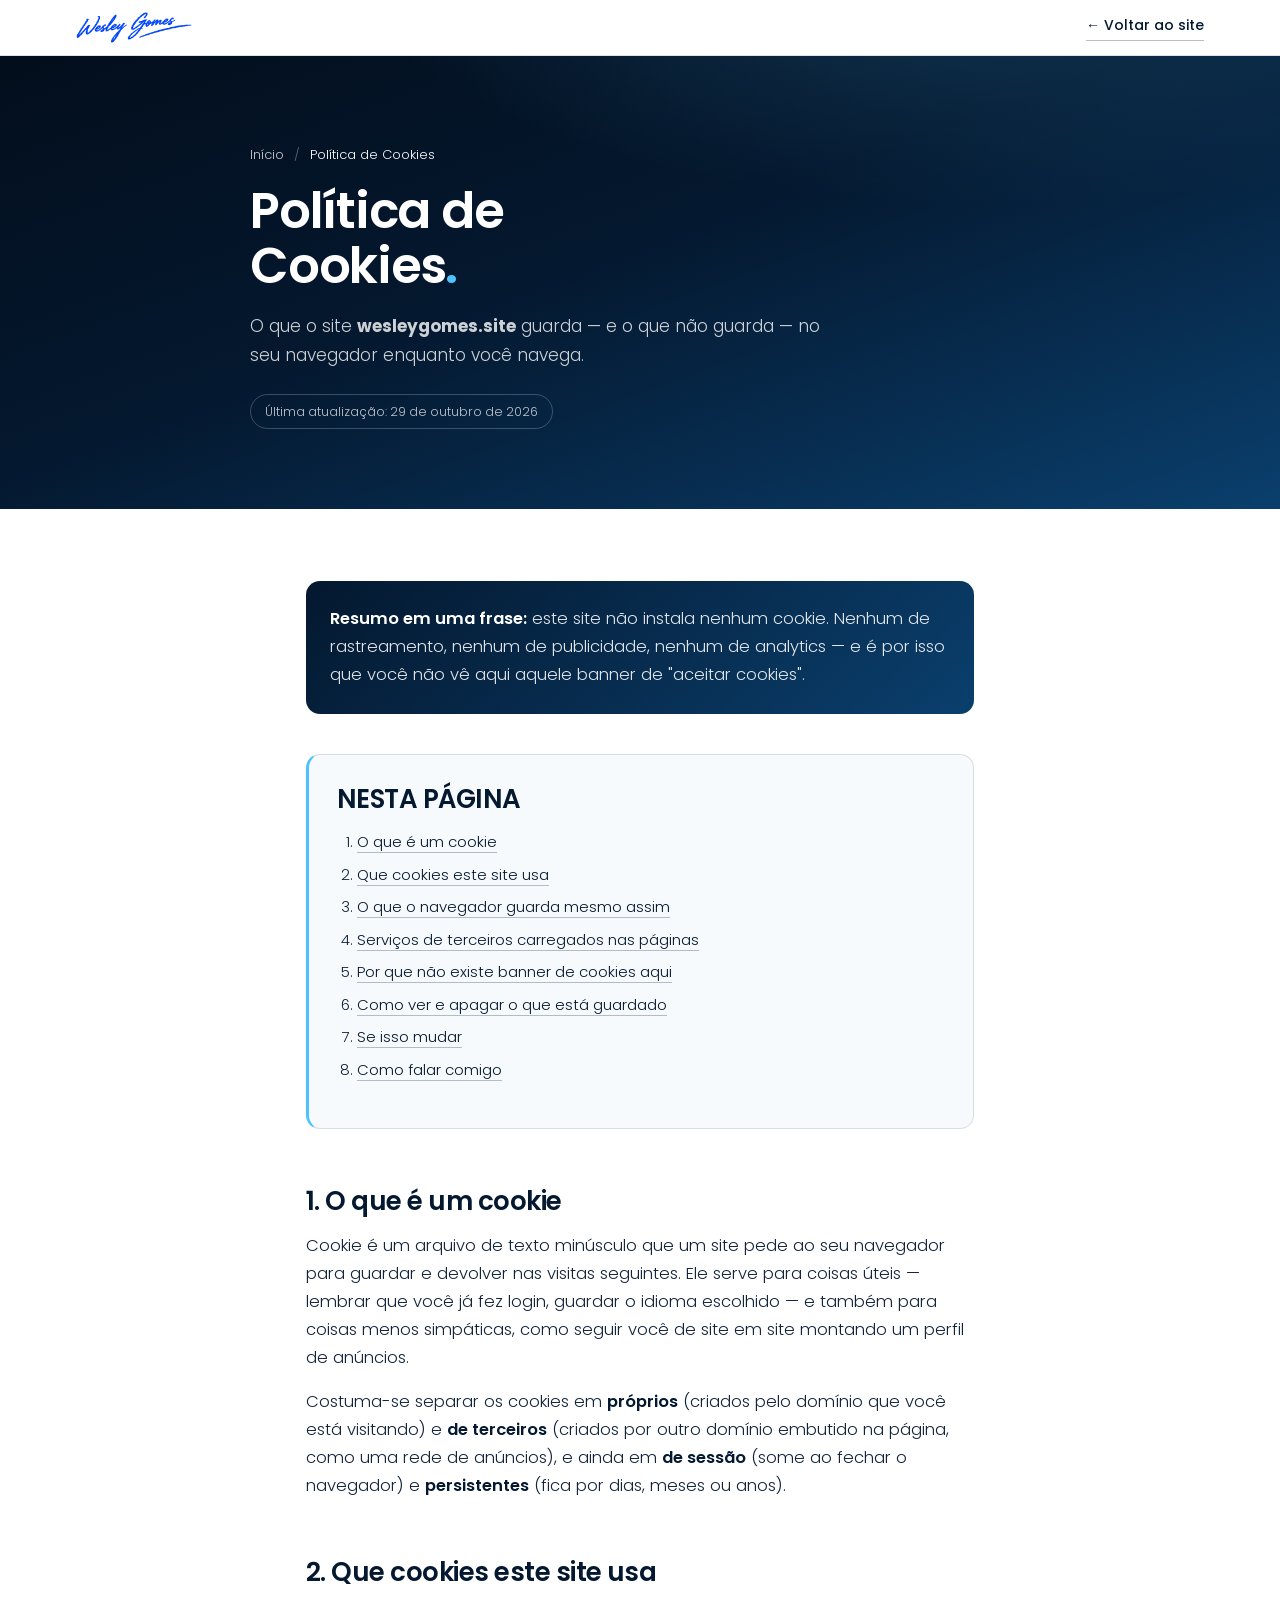
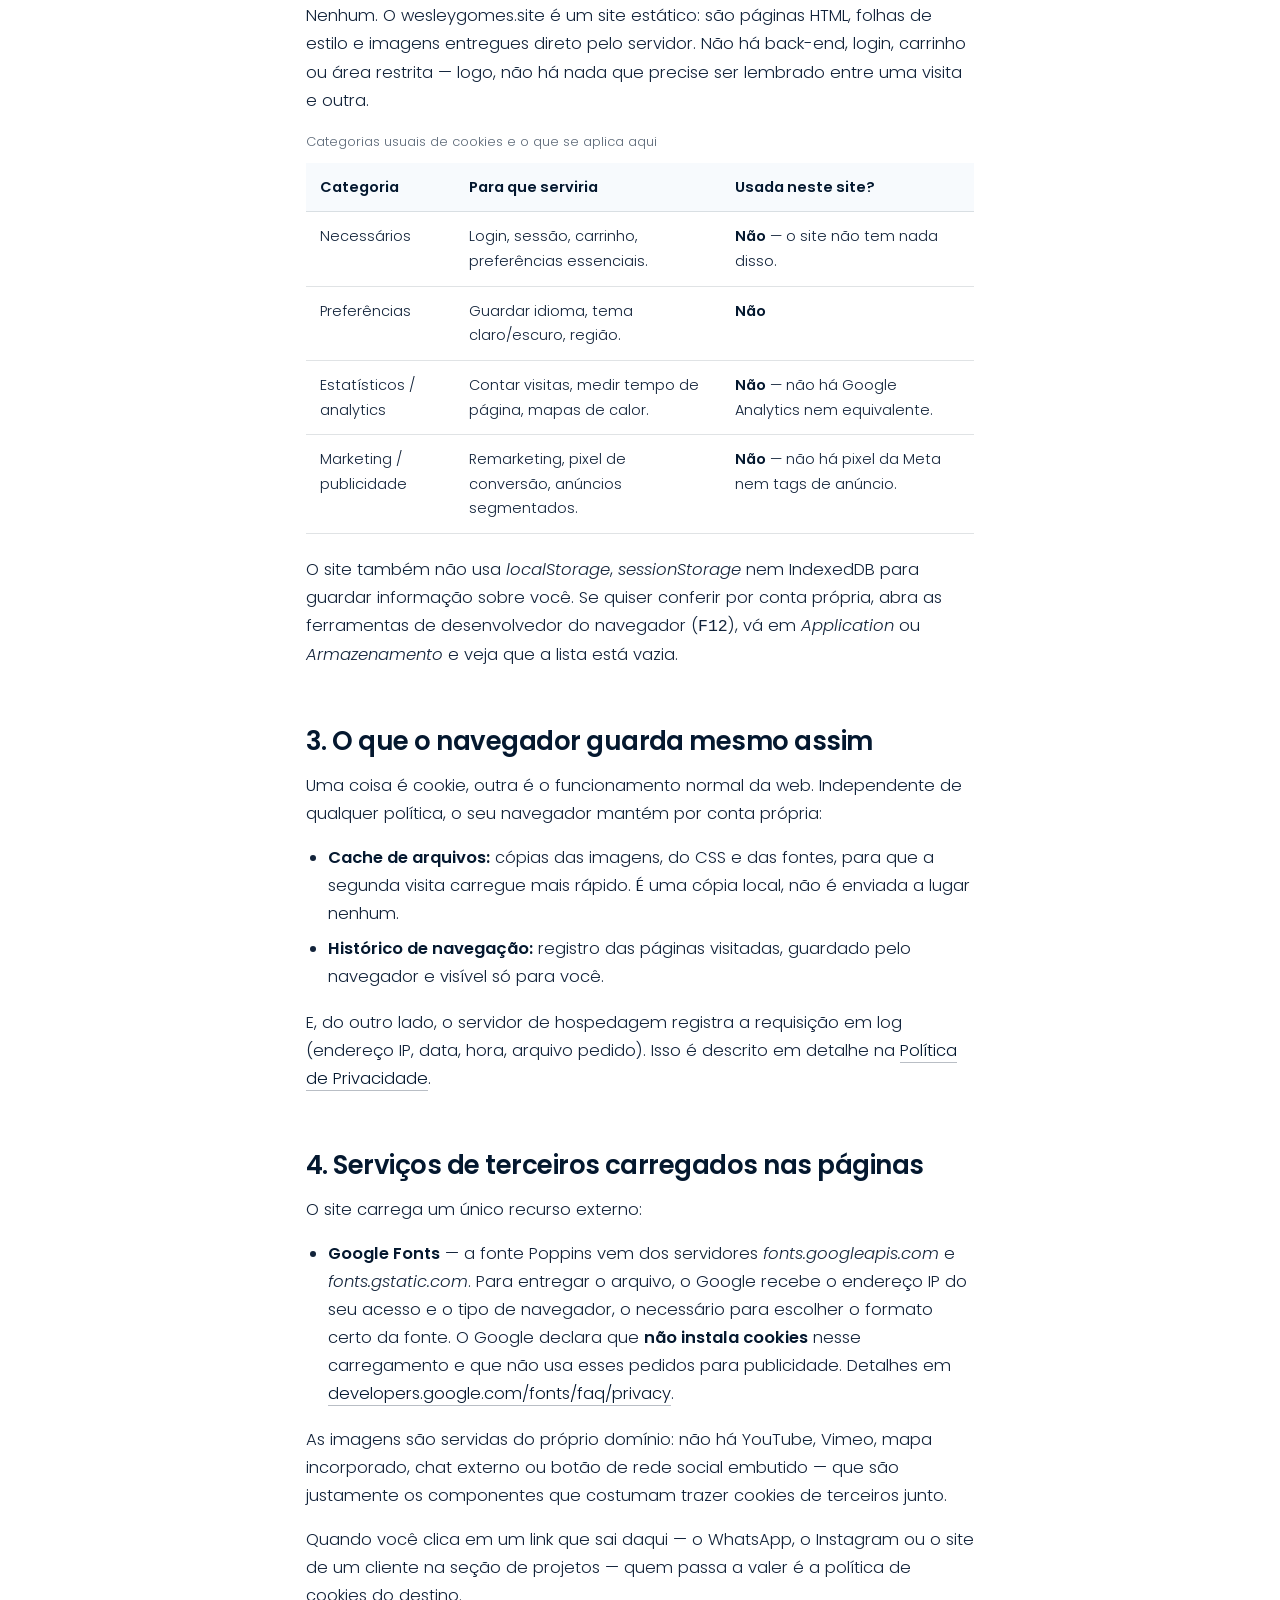
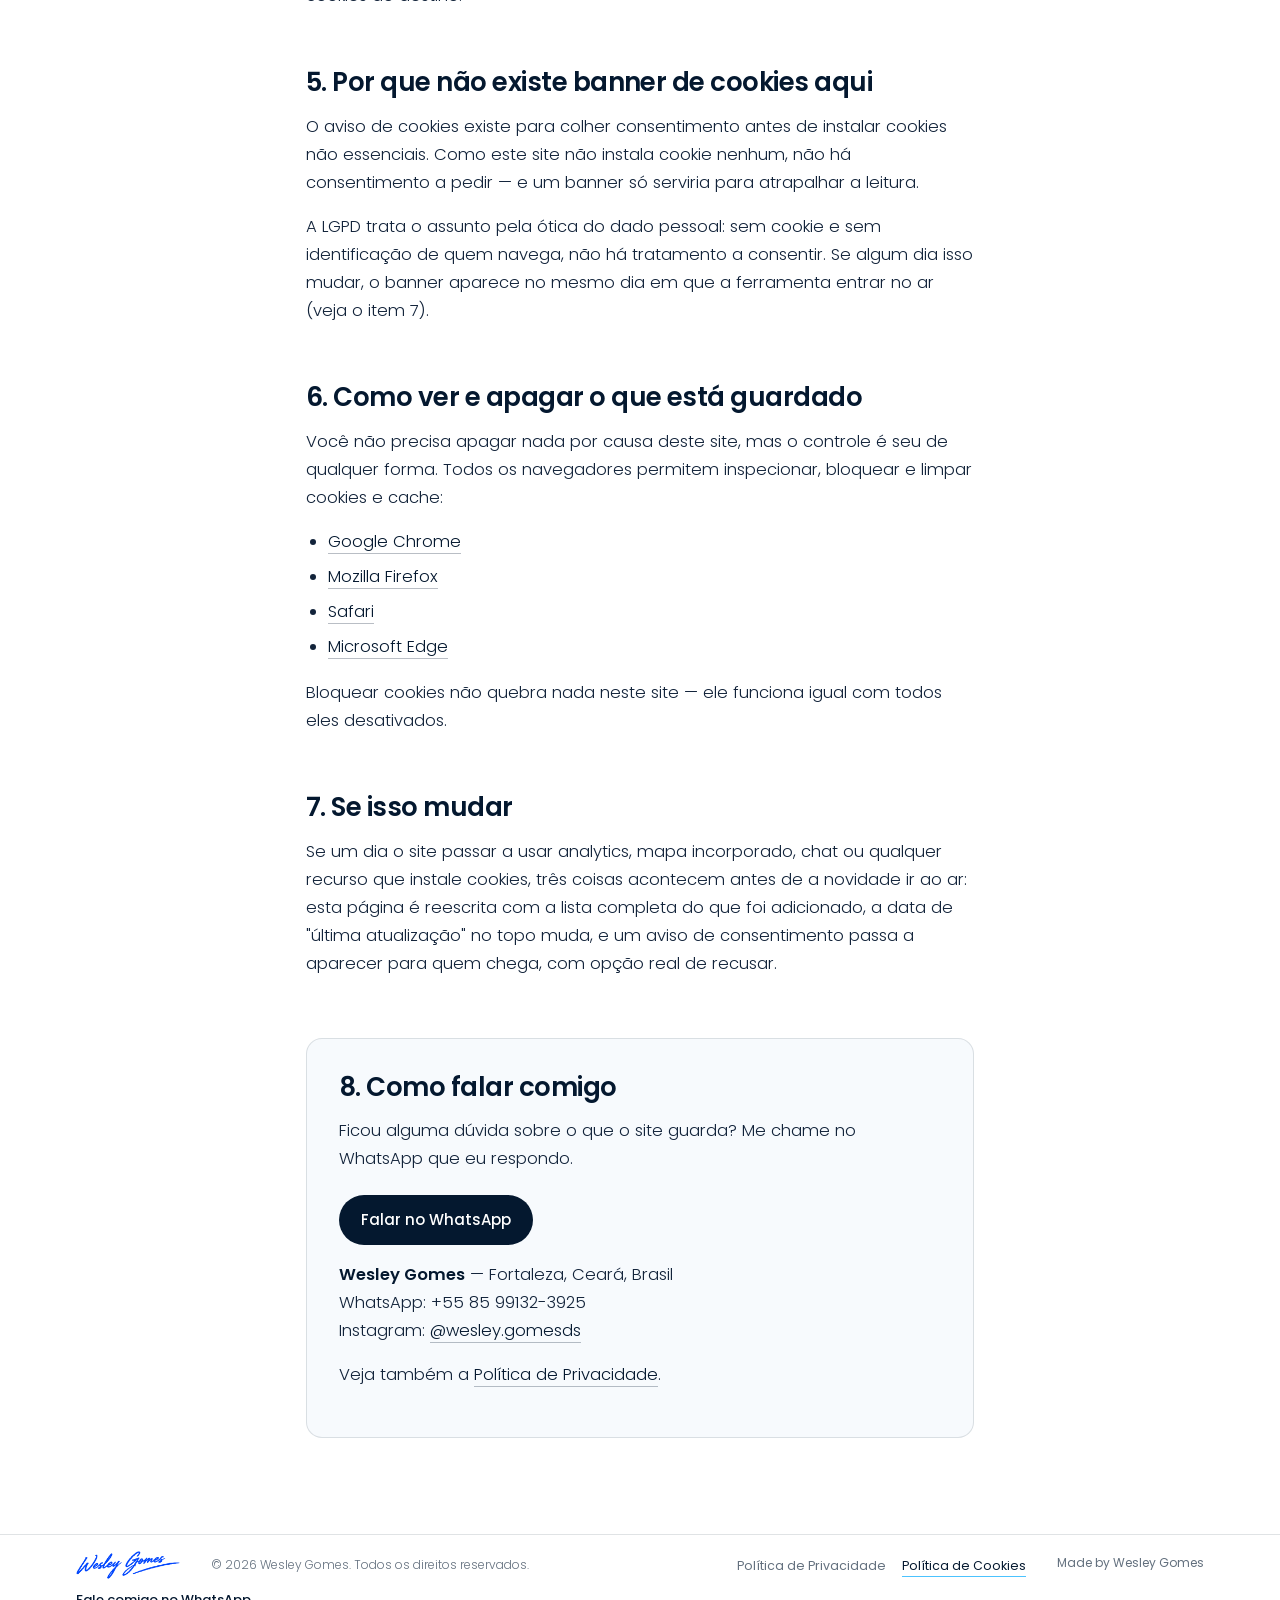
<file: politica-de-cookies/index.html>
<!doctype html>
<html lang="pt-BR">
<head>
<meta charset="utf-8">
<meta name="viewport" content="width=device-width, initial-scale=1">
<title>Política de Cookies | Wesley Gomes</title>

<meta name="description" content="O site wesleygomes.site não usa cookies de rastreamento, publicidade ou analytics. Entenda o que é armazenado no seu navegador, por quê, e como apagar tudo.">
<meta name="author" content="Wesley Gomes">
<meta name="robots" content="index, follow, max-image-preview:large, max-snippet:-1">
<meta name="referrer" content="strict-origin-when-cross-origin">
<meta name="format-detection" content="telephone=no">
<meta name="theme-color" content="#04182f">
<meta name="color-scheme" content="light">
<link rel="canonical" href="https://wesleygomes.site/politica-de-cookies/">
<link rel="alternate" hreflang="pt-BR" href="https://wesleygomes.site/politica-de-cookies/">
<link rel="alternate" hreflang="x-default" href="https://wesleygomes.site/politica-de-cookies/">

<link rel="icon" href="/favicon.ico" sizes="48x48">
<link rel="icon" href="/assets/imagens/icones/favicon-32x32.png" type="image/png" sizes="32x32">
<link rel="apple-touch-icon" href="/apple-touch-icon.png">
<link rel="manifest" href="/site.webmanifest">
<link rel="sitemap" type="application/xml" href="/sitemap.xml">
<link rel="alternate" type="text/markdown" href="/llms.txt" title="Resumo do site para IAs (llms.txt)">

<meta property="og:type" content="article">
<meta property="og:locale" content="pt_BR">
<meta property="og:site_name" content="Wesley Gomes">
<meta property="og:url" content="https://wesleygomes.site/politica-de-cookies/">
<meta property="og:title" content="Política de Cookies | Wesley Gomes">
<meta property="og:description" content="O site não usa cookies de rastreamento, publicidade ou analytics. Veja o que fica no seu navegador e como apagar.">
<meta property="og:image" content="https://wesleygomes.site/assets/imagens/social/og-image.jpg">
<meta property="og:image:secure_url" content="https://wesleygomes.site/assets/imagens/social/og-image.jpg">
<meta property="og:image:type" content="image/jpeg">
<meta property="og:image:width" content="1200">
<meta property="og:image:height" content="630">
<meta property="og:image:alt" content="Wesley Gomes — criação de sites, front-end e web design">
<meta name="twitter:card" content="summary_large_image">
<meta name="twitter:title" content="Política de Cookies | Wesley Gomes">
<meta name="twitter:description" content="O site não usa cookies de rastreamento, publicidade ou analytics.">
<meta name="twitter:image" content="https://wesleygomes.site/assets/imagens/social/og-image.jpg">
<meta name="twitter:image:alt" content="Wesley Gomes — criação de sites, front-end e web design">

<link rel="preconnect" href="https://fonts.googleapis.com">
<link rel="preconnect" href="https://fonts.gstatic.com" crossorigin>
<link href="https://fonts.googleapis.com/css2?family=Poppins:wght@300;400;500;600;800&display=swap" rel="stylesheet">
<link rel="stylesheet" href="/assets/css/paginas.css">

<script type="application/ld+json">
{
  "@context": "https://schema.org",
  "@type": "WebPage",
  "@id": "https://wesleygomes.site/politica-de-cookies/#pagina",
  "name": "Política de Cookies",
  "url": "https://wesleygomes.site/politica-de-cookies/",
  "description": "O que o site wesleygomes.site armazena no navegador de quem visita e como controlar isso.",
  "inLanguage": "pt-BR",
  "dateModified": "2026-10-29",
  "isPartOf": { "@type": "WebSite", "@id": "https://wesleygomes.site/#site", "name": "Wesley Gomes", "url": "https://wesleygomes.site/" },
  "publisher": { "@type": "Person", "@id": "https://wesleygomes.site/#pessoa", "name": "Wesley Gomes", "url": "https://wesleygomes.site/" },
  "breadcrumb": {
    "@type": "BreadcrumbList",
    "itemListElement": [
      { "@type": "ListItem", "position": 1, "name": "Início", "item": "https://wesleygomes.site/" },
      { "@type": "ListItem", "position": 2, "name": "Política de Cookies", "item": "https://wesleygomes.site/politica-de-cookies/" }
    ]
  }
}
</script>
</head>
<body>

<a class="pular" href="#conteudo">Pular para o conteúdo</a>

<header class="topo">
  <div class="topo-caixa">
    <a class="topo-marca" href="/">
      <img src="/assets/imagens/marca/logo-wesley-gomes.webp" alt="Wesley Gomes" width="800" height="212">
    </a>
    <a class="topo-voltar" href="/">&larr; Voltar ao site</a>
  </div>
</header>

<div class="cabecalho">
  <div class="cabecalho-caixa">
    <nav class="trilha" aria-label="Você está aqui">
      <ol>
        <li><a href="/">Início</a></li>
        <li><span aria-current="page">Política de Cookies</span></li>
      </ol>
    </nav>
    <h1>Política de<br>Cookies<span>.</span></h1>
    <p class="cabecalho-resumo">
      O que o site <strong>wesleygomes.site</strong> guarda — e o que não guarda —
      no seu navegador enquanto você navega.
    </p>
    <p class="cabecalho-data">Última atualização: 29 de outubro de 2026</p>
  </div>
</div>

<main class="conteudo" id="conteudo">

  <div class="destaque">
    <p>
      <strong>Resumo em uma frase:</strong> este site não instala nenhum cookie.
      Nenhum de rastreamento, nenhum de publicidade, nenhum de analytics — e é
      por isso que você não vê aqui aquele banner de "aceitar cookies".
    </p>
  </div>

  <nav class="sumario" aria-label="Índice desta página">
    <h2>Nesta página</h2>
    <ol>
      <li><a href="#oque">O que é um cookie</a></li>
      <li><a href="#uso">Que cookies este site usa</a></li>
      <li><a href="#navegador">O que o navegador guarda mesmo assim</a></li>
      <li><a href="#terceiros">Serviços de terceiros carregados nas páginas</a></li>
      <li><a href="#banner">Por que não existe banner de cookies aqui</a></li>
      <li><a href="#gerenciar">Como ver e apagar o que está guardado</a></li>
      <li><a href="#mudancas">Se isso mudar</a></li>
      <li><a href="#contato">Como falar comigo</a></li>
    </ol>
  </nav>

  <h2 id="oque">1. O que é um cookie</h2>
  <p>
    Cookie é um arquivo de texto minúsculo que um site pede ao seu navegador
    para guardar e devolver nas visitas seguintes. Ele serve para coisas úteis
    — lembrar que você já fez login, guardar o idioma escolhido — e também para
    coisas menos simpáticas, como seguir você de site em site montando um
    perfil de anúncios.
  </p>
  <p>
    Costuma-se separar os cookies em <strong>próprios</strong> (criados pelo
    domínio que você está visitando) e <strong>de terceiros</strong> (criados
    por outro domínio embutido na página, como uma rede de anúncios), e ainda
    em <strong>de sessão</strong> (some ao fechar o navegador) e
    <strong>persistentes</strong> (fica por dias, meses ou anos).
  </p>

  <h2 id="uso">2. Que cookies este site usa</h2>
  <p>
    Nenhum. O wesleygomes.site é um site estático: são páginas HTML, folhas de
    estilo e imagens entregues direto pelo servidor. Não há back-end,
    login, carrinho ou área restrita — logo, não há nada que precise ser
    lembrado entre uma visita e outra.
  </p>
  <div class="tabela-rolagem">
    <table>
      <caption>Categorias usuais de cookies e o que se aplica aqui</caption>
      <thead>
        <tr>
          <th scope="col">Categoria</th>
          <th scope="col">Para que serviria</th>
          <th scope="col">Usada neste site?</th>
        </tr>
      </thead>
      <tbody>
        <tr>
          <td>Necessários</td>
          <td>Login, sessão, carrinho, preferências essenciais.</td>
          <td><strong>Não</strong> — o site não tem nada disso.</td>
        </tr>
        <tr>
          <td>Preferências</td>
          <td>Guardar idioma, tema claro/escuro, região.</td>
          <td><strong>Não</strong></td>
        </tr>
        <tr>
          <td>Estatísticos / analytics</td>
          <td>Contar visitas, medir tempo de página, mapas de calor.</td>
          <td><strong>Não</strong> — não há Google Analytics nem equivalente.</td>
        </tr>
        <tr>
          <td>Marketing / publicidade</td>
          <td>Remarketing, pixel de conversão, anúncios segmentados.</td>
          <td><strong>Não</strong> — não há pixel da Meta nem tags de anúncio.</td>
        </tr>
      </tbody>
    </table>
  </div>
  <p>
    O site também não usa <em>localStorage</em>, <em>sessionStorage</em> nem
    IndexedDB para guardar informação sobre você. Se quiser conferir por conta
    própria, abra as ferramentas de desenvolvedor do navegador
    (<kbd>F12</kbd>), vá em <em>Application</em> ou <em>Armazenamento</em> e
    veja que a lista está vazia.
  </p>

  <h2 id="navegador">3. O que o navegador guarda mesmo assim</h2>
  <p>
    Uma coisa é cookie, outra é o funcionamento normal da web. Independente de
    qualquer política, o seu navegador mantém por conta própria:
  </p>
  <ul>
    <li><strong>Cache de arquivos:</strong> cópias das imagens, do CSS e das
      fontes, para que a segunda visita carregue mais rápido. É uma
      cópia local, não é enviada a lugar nenhum.</li>
    <li><strong>Histórico de navegação:</strong> registro das páginas visitadas,
      guardado pelo navegador e visível só para você.</li>
  </ul>
  <p>
    E, do outro lado, o servidor de hospedagem registra a requisição em log
    (endereço IP, data, hora, arquivo pedido). Isso é descrito em detalhe na
    <a href="/politica-de-privacidade/#dados">Política de Privacidade</a>.
  </p>

  <h2 id="terceiros">4. Serviços de terceiros carregados nas páginas</h2>
  <p>
    O site carrega um único recurso externo:
  </p>
  <ul>
    <li>
      <strong>Google Fonts</strong> — a fonte Poppins vem dos servidores
      <em>fonts.googleapis.com</em> e <em>fonts.gstatic.com</em>. Para entregar
      o arquivo, o Google recebe o endereço IP do seu acesso e o tipo de
      navegador, o necessário para escolher o formato certo da fonte. O Google
      declara que <strong>não instala cookies</strong> nesse carregamento e que
      não usa esses pedidos para publicidade. Detalhes em
      <a href="https://developers.google.com/fonts/faq/privacy" target="_blank" rel="noopener">developers.google.com/fonts/faq/privacy</a>.
    </li>
  </ul>
  <p>
    As imagens são servidas do próprio domínio: não há YouTube, Vimeo,
    mapa incorporado, chat externo ou botão de rede social embutido — que são
    justamente os componentes que costumam trazer cookies de terceiros junto.
  </p>
  <p>
    Quando você clica em um link que sai daqui — o WhatsApp, o Instagram ou o
    site de um cliente na seção de projetos — quem passa a valer é a política
    de cookies do destino.
  </p>

  <h2 id="banner">5. Por que não existe banner de cookies aqui</h2>
  <p>
    O aviso de cookies existe para colher consentimento antes de instalar
    cookies não essenciais. Como este site não instala cookie nenhum, não há
    consentimento a pedir — e um banner só serviria para atrapalhar a leitura.
  </p>
  <p>
    A LGPD trata o assunto pela ótica do dado pessoal: sem cookie e sem
    identificação de quem navega, não há tratamento a consentir. Se algum dia
    isso mudar, o banner aparece no mesmo dia em que a ferramenta entrar no ar
    (veja o item 7).
  </p>

  <h2 id="gerenciar">6. Como ver e apagar o que está guardado</h2>
  <p>
    Você não precisa apagar nada por causa deste site, mas o controle é seu de
    qualquer forma. Todos os navegadores permitem inspecionar, bloquear e
    limpar cookies e cache:
  </p>
  <ul>
    <li><a href="https://support.google.com/chrome/answer/95647?hl=pt-BR" target="_blank" rel="noopener">Google Chrome</a></li>
    <li><a href="https://support.mozilla.org/pt-BR/kb/protecao-aprimorada-contra-rastreamento-firefox-desktop" target="_blank" rel="noopener">Mozilla Firefox</a></li>
    <li><a href="https://support.apple.com/pt-br/guide/safari/sfri11471/mac" target="_blank" rel="noopener">Safari</a></li>
    <li><a href="https://support.microsoft.com/pt-br/microsoft-edge/excluir-cookies-no-microsoft-edge-63947406-40ac-c3b8-57b9-2a946a29ae09" target="_blank" rel="noopener">Microsoft Edge</a></li>
  </ul>
  <p>
    Bloquear cookies não quebra nada neste site — ele funciona igual com todos
    eles desativados.
  </p>

  <h2 id="mudancas">7. Se isso mudar</h2>
  <p>
    Se um dia o site passar a usar analytics, mapa incorporado, chat ou
    qualquer recurso que instale cookies, três coisas acontecem antes de a
    novidade ir ao ar: esta página é reescrita com a lista completa do que foi
    adicionado, a data de "última atualização" no topo muda, e um aviso de
    consentimento passa a aparecer para quem chega, com opção real de recusar.
  </p>

  <div class="contato-caixa" id="contato">
    <h2>8. Como falar comigo</h2>
    <p>
      Ficou alguma dúvida sobre o que o site guarda? Me chame no WhatsApp que
      eu respondo.
    </p>
    <p>
      <a class="botao" href="https://wa.me/5585991323925?text=Ol%C3%A1%2C%20Wesley!%20Tenho%20uma%20d%C3%BAvida%20sobre%20a%20Pol%C3%ADtica%20de%20Cookies%20do%20site." target="_blank" rel="noopener">Falar no WhatsApp</a>
    </p>
    <p>
      <strong>Wesley Gomes</strong> — Fortaleza, Ceará, Brasil<br>
      WhatsApp: +55 85 99132-3925<br>
      Instagram: <a href="https://www.instagram.com/wesley.gomesds/" target="_blank" rel="noopener">@wesley.gomesds</a>
    </p>
    <p>
      Veja também a <a href="/politica-de-privacidade/">Política de Privacidade</a>.
    </p>
  </div>

</main>

<footer class="rodape">
  <div class="rodape-caixa">
    <p class="rodape-marca"><img src="/assets/imagens/marca/logo-wesley-gomes.webp" alt="Wesley Gomes" width="800" height="212" loading="lazy"></p>
    <p class="rodape-nota">&copy; 2026 Wesley Gomes. Todos os direitos reservados.</p>
    <ul class="rodape-legais">
      <li><a class="rodape-legal" href="/politica-de-privacidade/">Política de Privacidade</a></li>
      <li><a class="rodape-legal" href="/politica-de-cookies/" aria-current="page">Política de Cookies</a></li>
    </ul>
    <a class="rodape-credito" href="https://www.instagram.com/wesley.gomesds/" target="_blank" rel="noopener">Made by Wesley Gomes</a>
    <a class="rodape-contato" href="https://wa.me/5585991323925?text=Ol%C3%A1%2C%20Wesley!%20Vi%20seu%20portf%C3%B3lio%20e%20quero%20conversar%20sobre%20um%20projeto." target="_blank" rel="noopener">Fale comigo no WhatsApp</a>
  </div>
</footer>

</body>
</html>
</file>
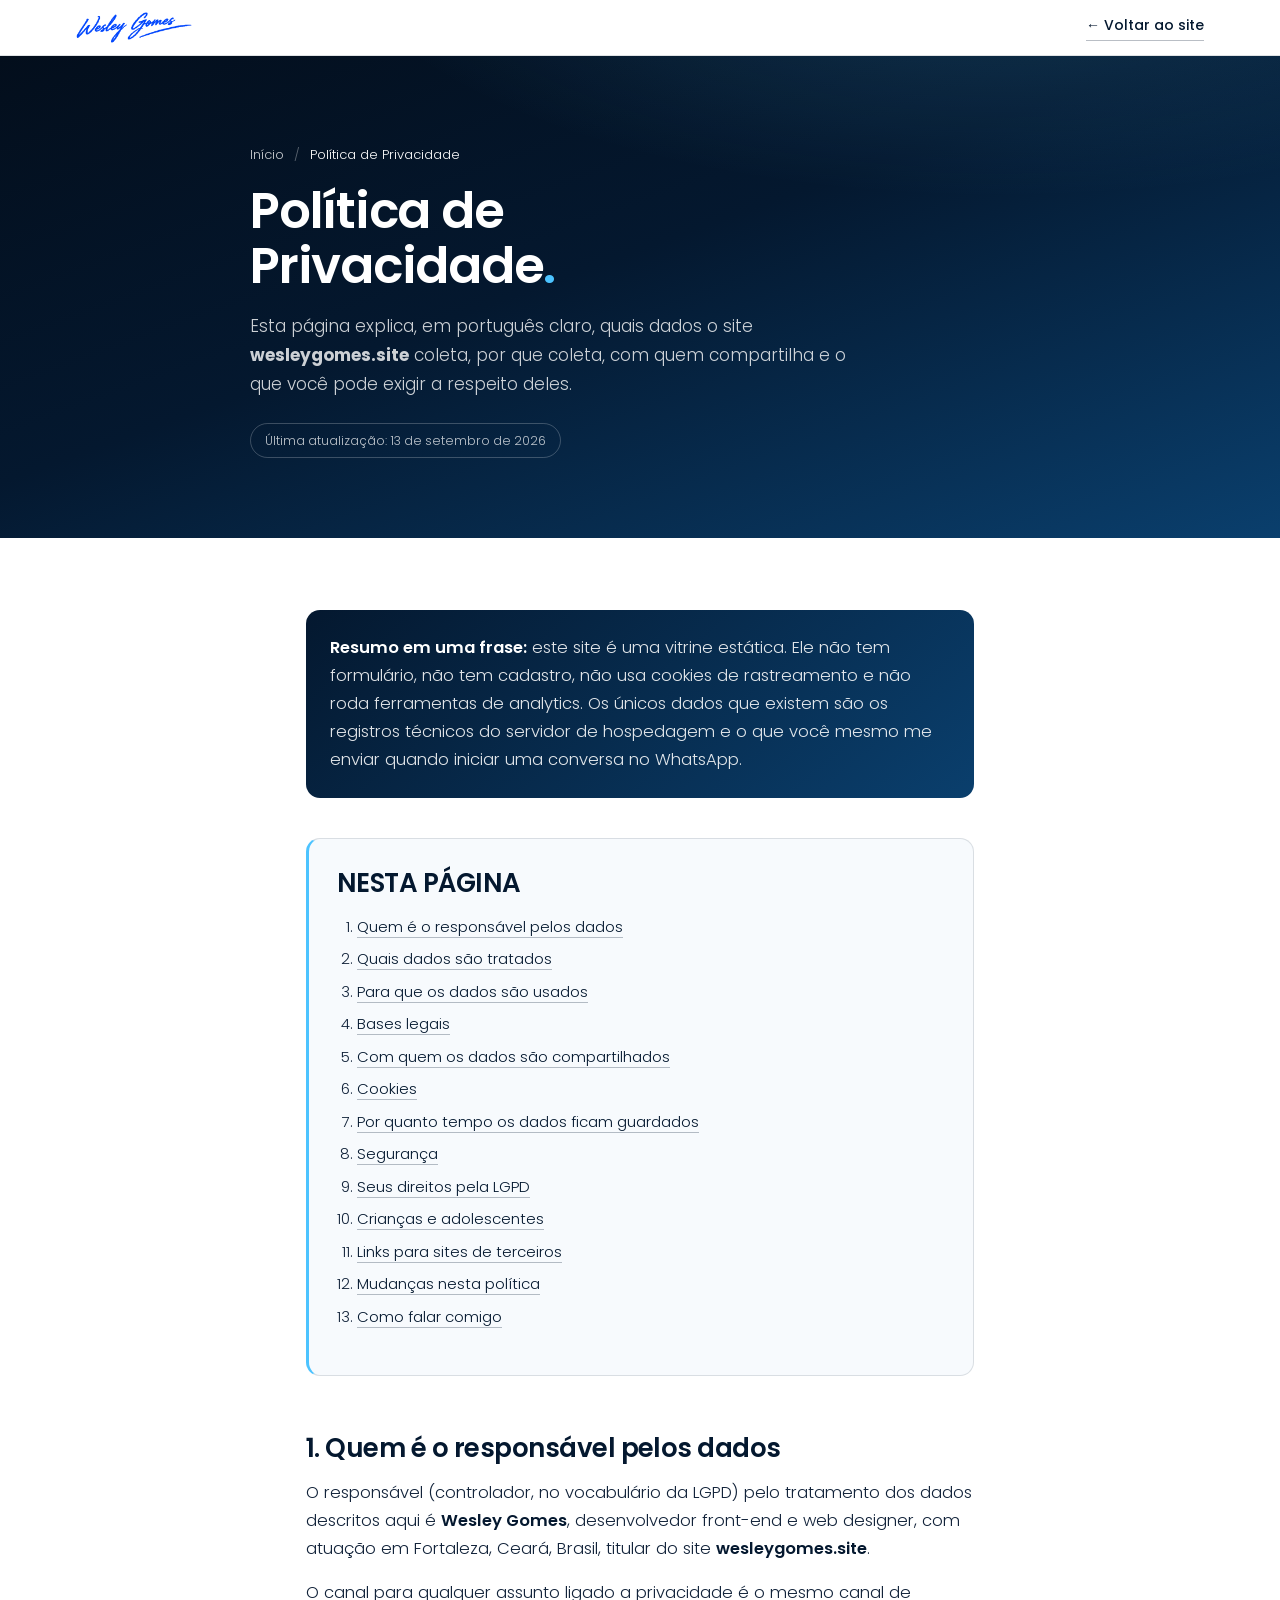
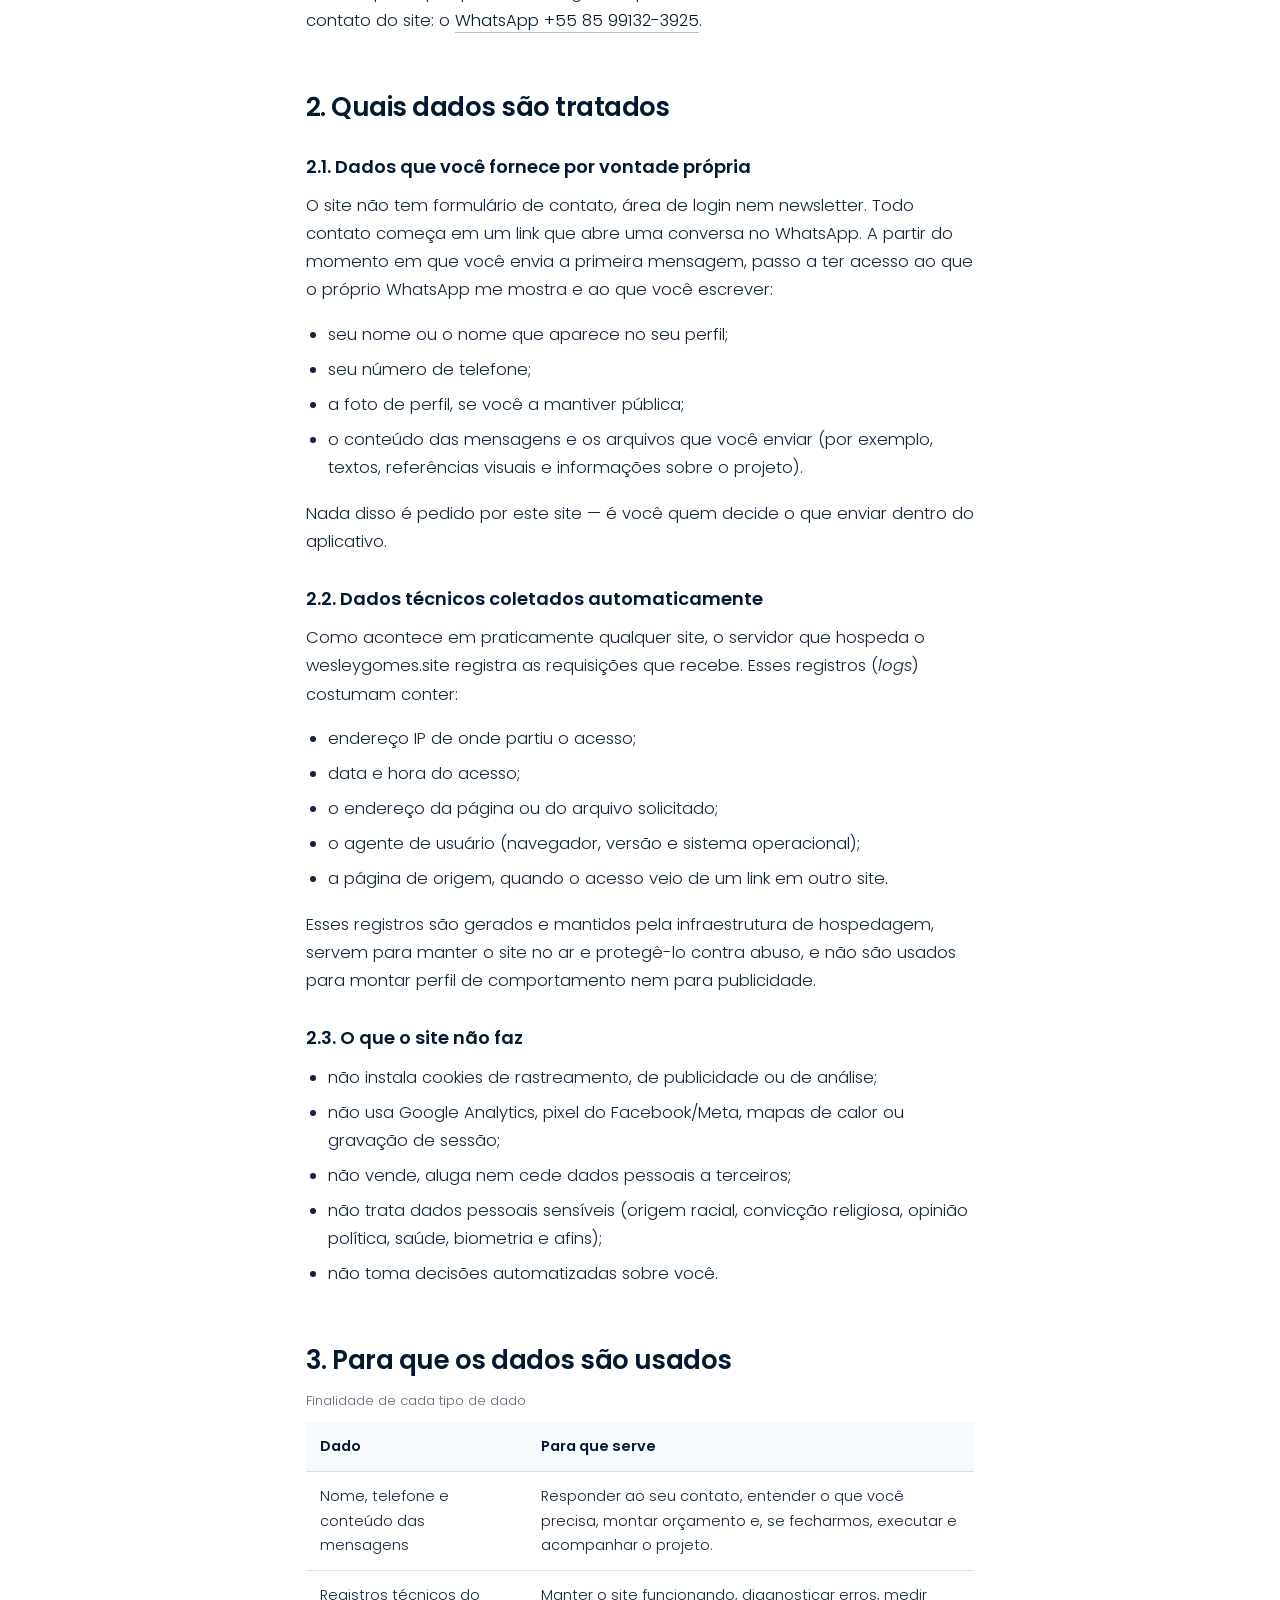
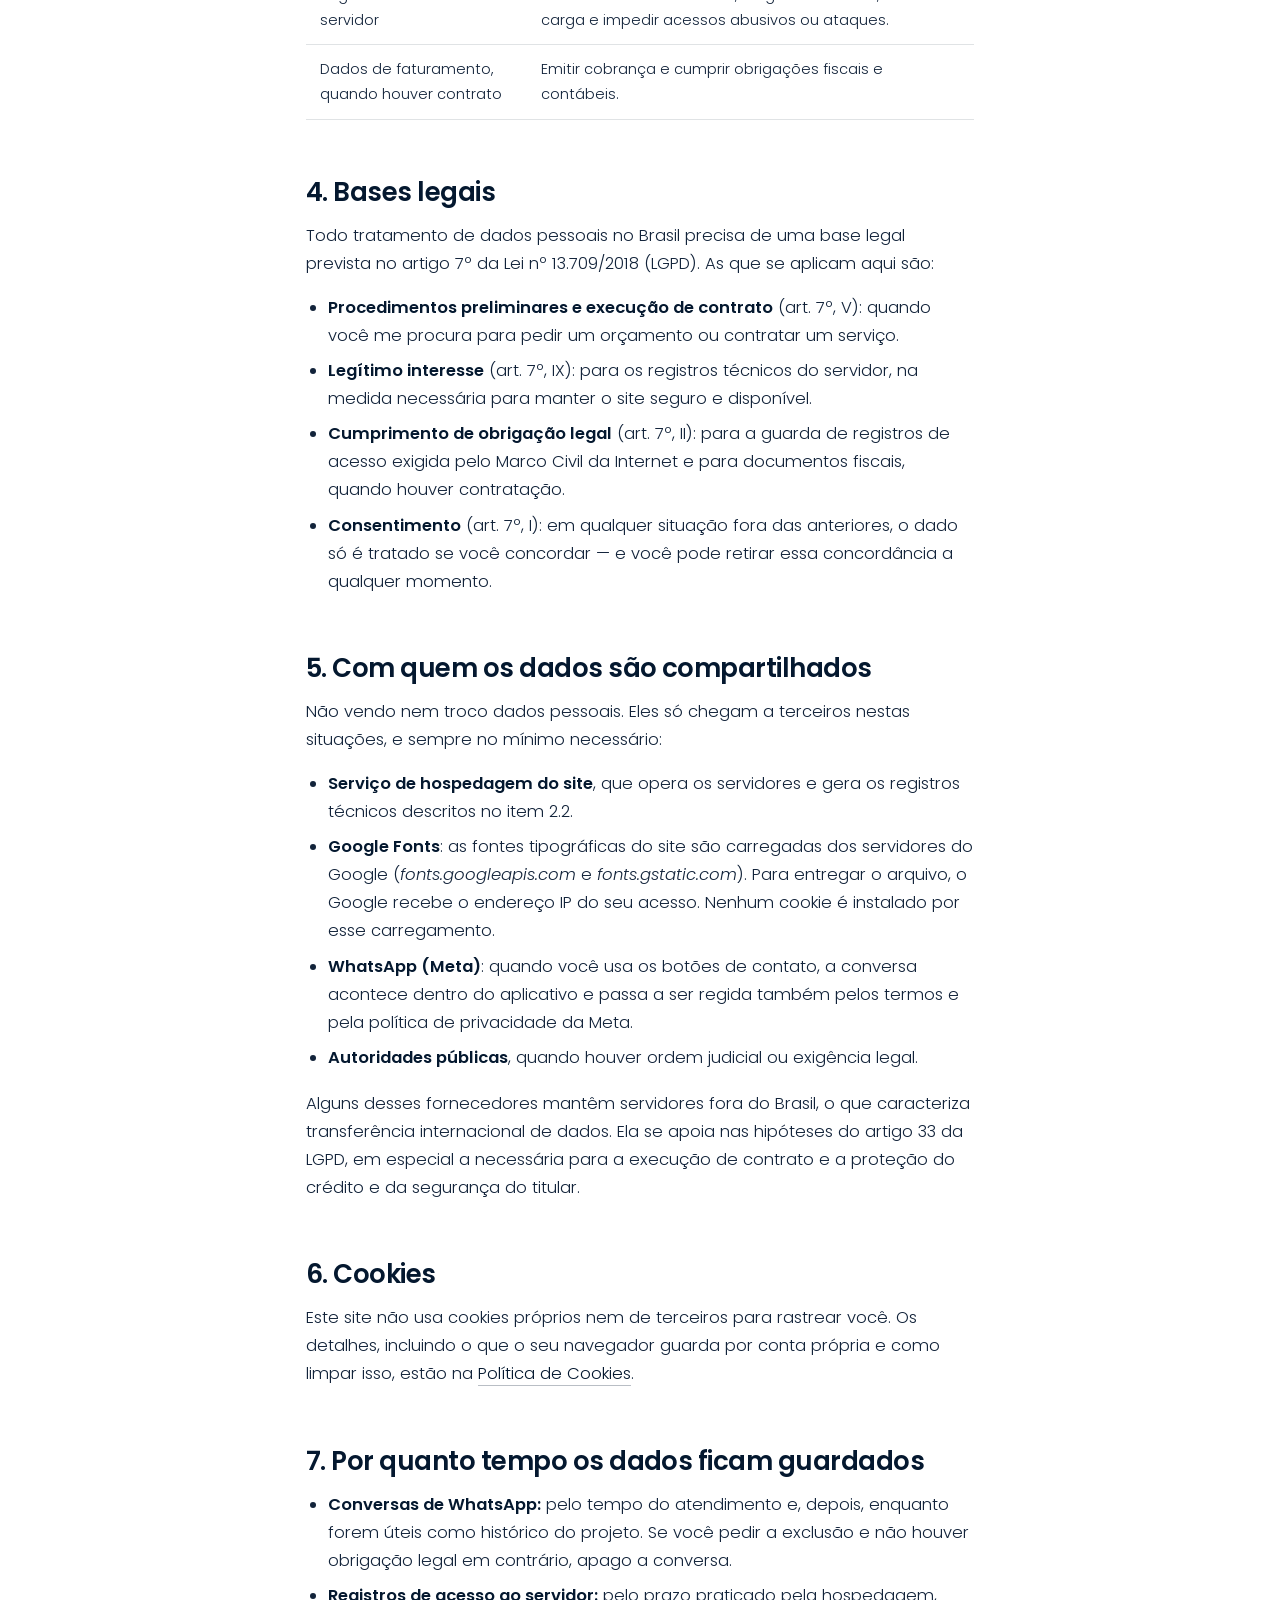
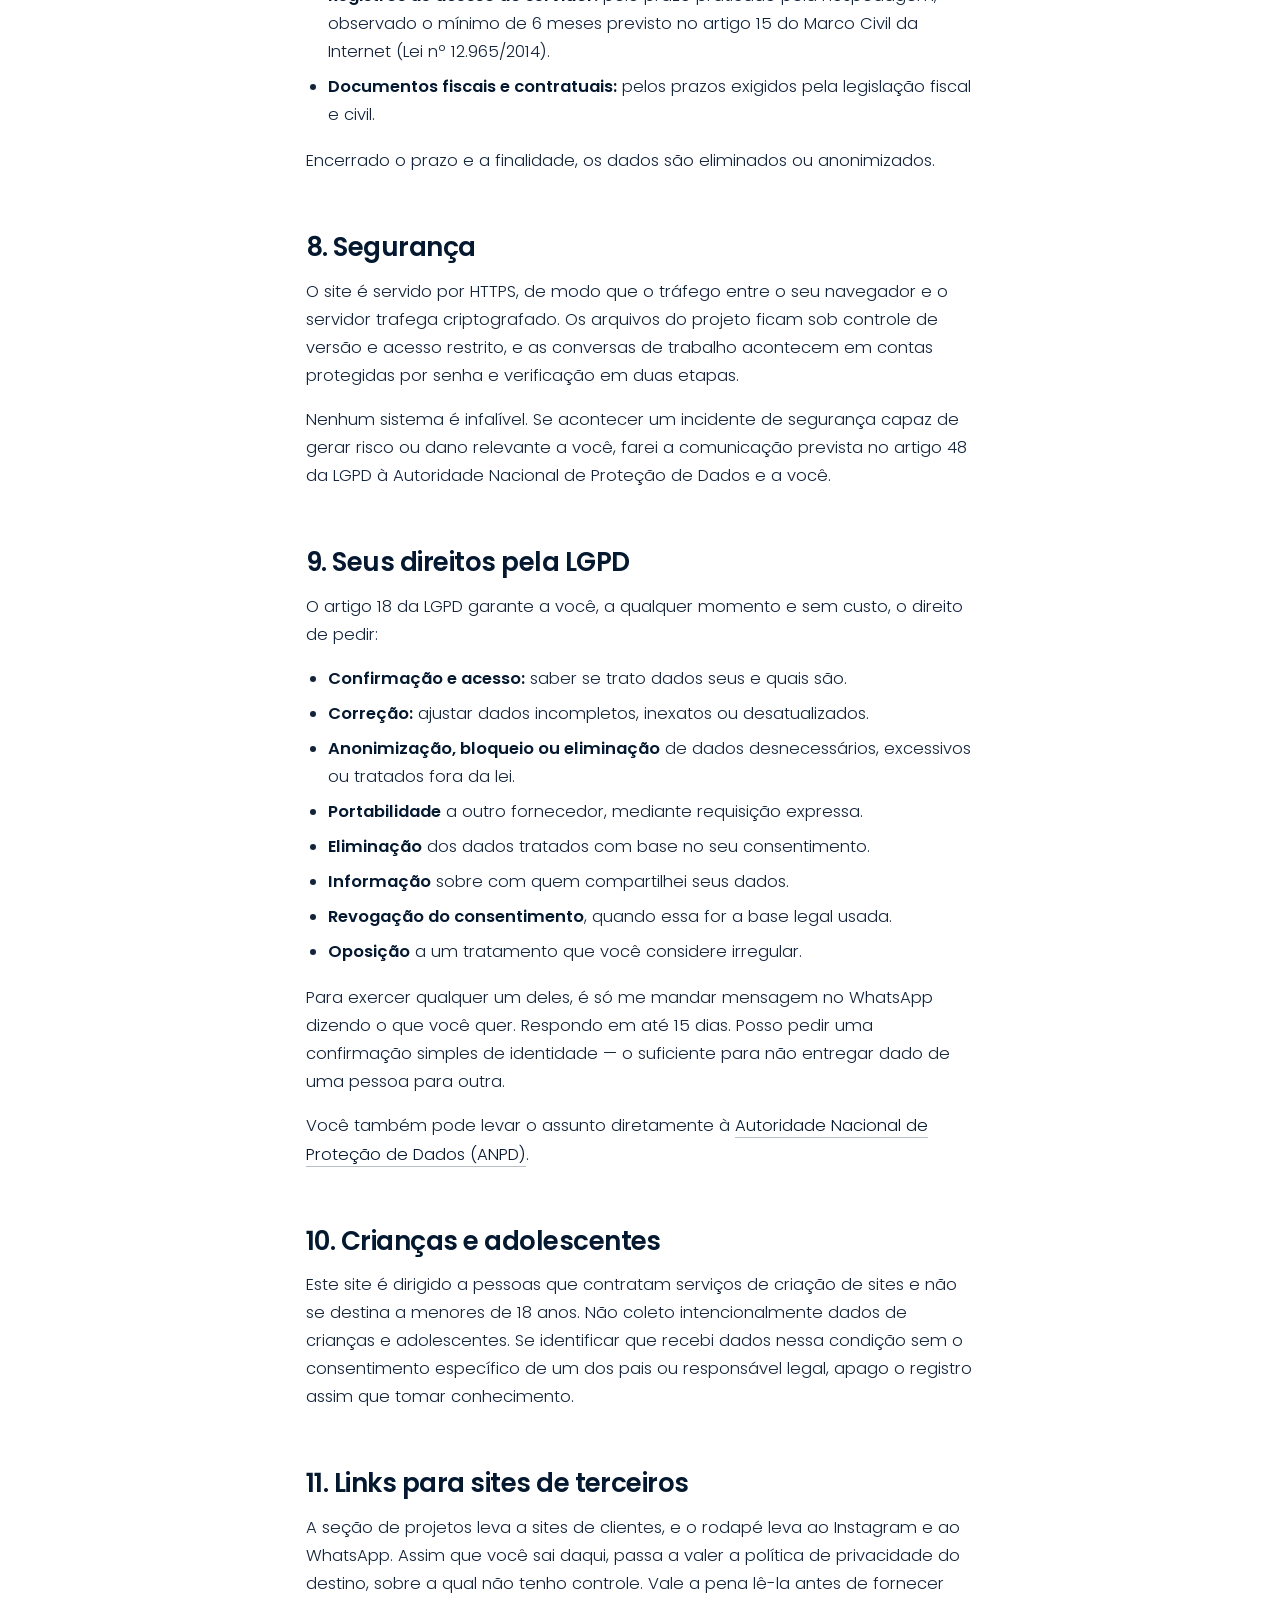
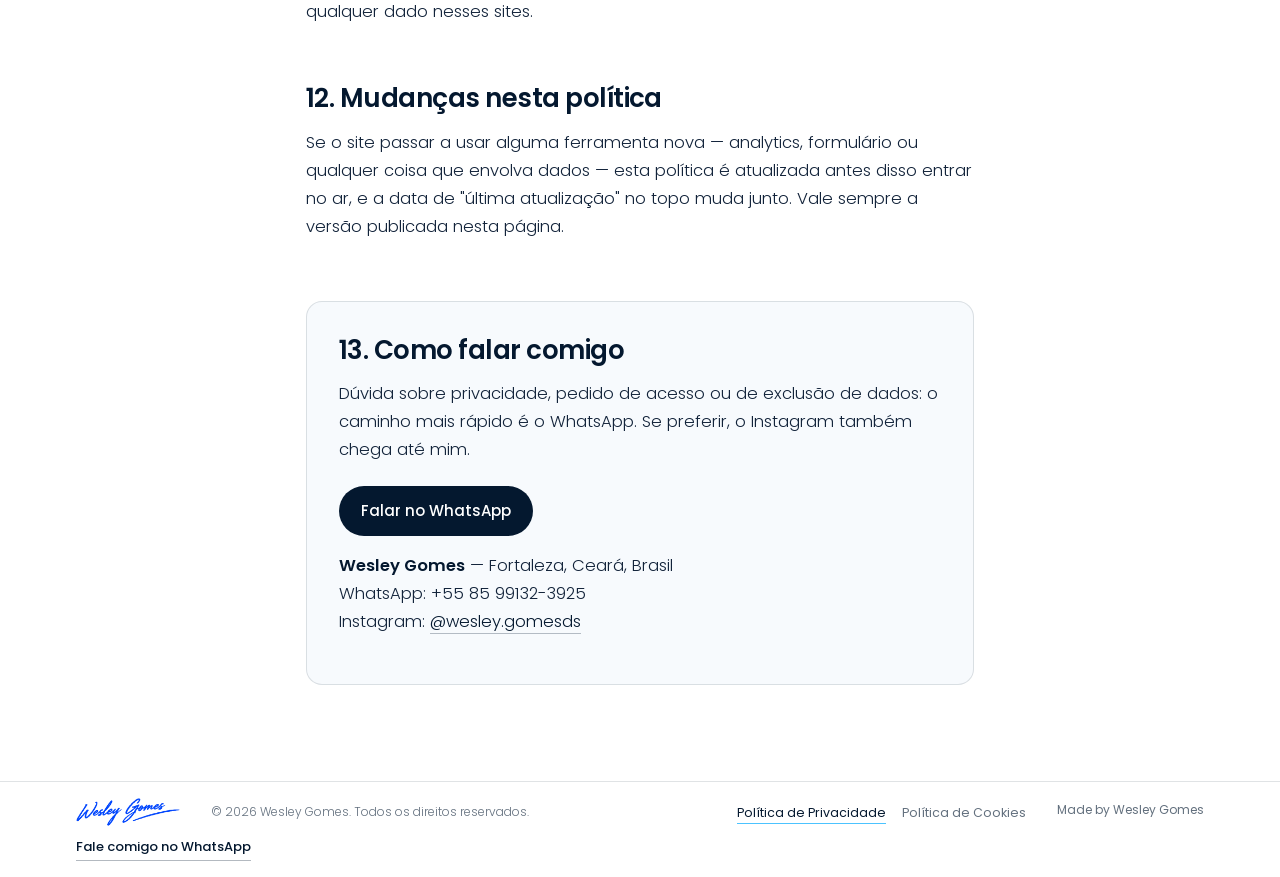
<file: politica-de-privacidade/index.html>
<!doctype html>
<html lang="pt-BR">
<head>
<meta charset="utf-8">
<meta name="viewport" content="width=device-width, initial-scale=1">
<title>Política de Privacidade | Wesley Gomes</title>

<meta name="description" content="Como o site wesleygomes.site trata os dados de quem navega e de quem entra em contato: o que é coletado, por quê, por quanto tempo e como exercer seus direitos pela LGPD.">
<meta name="author" content="Wesley Gomes">
<meta name="robots" content="index, follow, max-image-preview:large, max-snippet:-1">
<meta name="referrer" content="strict-origin-when-cross-origin">
<meta name="format-detection" content="telephone=no">
<meta name="theme-color" content="#04182f">
<meta name="color-scheme" content="light">
<link rel="canonical" href="https://wesleygomes.site/politica-de-privacidade/">
<link rel="alternate" hreflang="pt-BR" href="https://wesleygomes.site/politica-de-privacidade/">
<link rel="alternate" hreflang="x-default" href="https://wesleygomes.site/politica-de-privacidade/">

<link rel="icon" href="/favicon.ico" sizes="48x48">
<link rel="icon" href="/assets/imagens/icones/favicon-32x32.png" type="image/png" sizes="32x32">
<link rel="apple-touch-icon" href="/apple-touch-icon.png">
<link rel="manifest" href="/site.webmanifest">
<link rel="sitemap" type="application/xml" href="/sitemap.xml">
<link rel="alternate" type="text/markdown" href="/llms.txt" title="Resumo do site para IAs (llms.txt)">

<meta property="og:type" content="article">
<meta property="og:locale" content="pt_BR">
<meta property="og:site_name" content="Wesley Gomes">
<meta property="og:url" content="https://wesleygomes.site/politica-de-privacidade/">
<meta property="og:title" content="Política de Privacidade | Wesley Gomes">
<meta property="og:description" content="Como o site trata os dados de quem navega e de quem entra em contato, conforme a LGPD.">
<meta property="og:image" content="https://wesleygomes.site/assets/imagens/social/og-image.jpg">
<meta property="og:image:secure_url" content="https://wesleygomes.site/assets/imagens/social/og-image.jpg">
<meta property="og:image:type" content="image/jpeg">
<meta property="og:image:width" content="1200">
<meta property="og:image:height" content="630">
<meta property="og:image:alt" content="Wesley Gomes — criação de sites, front-end e web design">
<meta name="twitter:card" content="summary_large_image">
<meta name="twitter:title" content="Política de Privacidade | Wesley Gomes">
<meta name="twitter:description" content="Como o site trata os dados de quem navega e de quem entra em contato, conforme a LGPD.">
<meta name="twitter:image" content="https://wesleygomes.site/assets/imagens/social/og-image.jpg">
<meta name="twitter:image:alt" content="Wesley Gomes — criação de sites, front-end e web design">

<link rel="preconnect" href="https://fonts.googleapis.com">
<link rel="preconnect" href="https://fonts.gstatic.com" crossorigin>
<link href="https://fonts.googleapis.com/css2?family=Poppins:wght@300;400;500;600;800&display=swap" rel="stylesheet">
<link rel="stylesheet" href="/assets/css/paginas.css">

<script type="application/ld+json">
{
  "@context": "https://schema.org",
  "@type": "WebPage",
  "@id": "https://wesleygomes.site/politica-de-privacidade/#pagina",
  "name": "Política de Privacidade",
  "url": "https://wesleygomes.site/politica-de-privacidade/",
  "description": "Como o site wesleygomes.site trata os dados pessoais de quem navega e de quem entra em contato, conforme a LGPD.",
  "inLanguage": "pt-BR",
  "dateModified": "2026-09-13",
  "isPartOf": { "@type": "WebSite", "@id": "https://wesleygomes.site/#site", "name": "Wesley Gomes", "url": "https://wesleygomes.site/" },
  "publisher": { "@type": "Person", "@id": "https://wesleygomes.site/#pessoa", "name": "Wesley Gomes", "url": "https://wesleygomes.site/" },
  "breadcrumb": {
    "@type": "BreadcrumbList",
    "itemListElement": [
      { "@type": "ListItem", "position": 1, "name": "Início", "item": "https://wesleygomes.site/" },
      { "@type": "ListItem", "position": 2, "name": "Política de Privacidade", "item": "https://wesleygomes.site/politica-de-privacidade/" }
    ]
  }
}
</script>
</head>
<body>

<a class="pular" href="#conteudo">Pular para o conteúdo</a>

<header class="topo">
  <div class="topo-caixa">
    <a class="topo-marca" href="/">
      <img src="/assets/imagens/marca/logo-wesley-gomes.webp" alt="Wesley Gomes" width="800" height="212">
    </a>
    <a class="topo-voltar" href="/">&larr; Voltar ao site</a>
  </div>
</header>

<div class="cabecalho">
  <div class="cabecalho-caixa">
    <nav class="trilha" aria-label="Você está aqui">
      <ol>
        <li><a href="/">Início</a></li>
        <li><span aria-current="page">Política de Privacidade</span></li>
      </ol>
    </nav>
    <h1>Política de<br>Privacidade<span>.</span></h1>
    <p class="cabecalho-resumo">
      Esta página explica, em português claro, quais dados o site
      <strong>wesleygomes.site</strong> coleta, por que coleta, com quem
      compartilha e o que você pode exigir a respeito deles.
    </p>
    <p class="cabecalho-data">Última atualização: 13 de setembro de 2026</p>
  </div>
</div>

<main class="conteudo" id="conteudo">

  <div class="destaque">
    <p>
      <strong>Resumo em uma frase:</strong> este site é uma vitrine estática.
      Ele não tem formulário, não tem cadastro, não usa cookies de rastreamento
      e não roda ferramentas de analytics. Os únicos dados que existem são os
      registros técnicos do servidor de hospedagem e o que você mesmo me enviar
      quando iniciar uma conversa no WhatsApp.
    </p>
  </div>

  <nav class="sumario" aria-label="Índice desta página">
    <h2>Nesta página</h2>
    <ol>
      <li><a href="#responsavel">Quem é o responsável pelos dados</a></li>
      <li><a href="#dados">Quais dados são tratados</a></li>
      <li><a href="#finalidades">Para que os dados são usados</a></li>
      <li><a href="#bases">Bases legais</a></li>
      <li><a href="#compartilhamento">Com quem os dados são compartilhados</a></li>
      <li><a href="#cookies">Cookies</a></li>
      <li><a href="#prazo">Por quanto tempo os dados ficam guardados</a></li>
      <li><a href="#seguranca">Segurança</a></li>
      <li><a href="#direitos">Seus direitos pela LGPD</a></li>
      <li><a href="#criancas">Crianças e adolescentes</a></li>
      <li><a href="#links">Links para sites de terceiros</a></li>
      <li><a href="#mudancas">Mudanças nesta política</a></li>
      <li><a href="#contato">Como falar comigo</a></li>
    </ol>
  </nav>

  <h2 id="responsavel">1. Quem é o responsável pelos dados</h2>
  <p>
    O responsável (controlador, no vocabulário da LGPD) pelo tratamento dos
    dados descritos aqui é <strong>Wesley Gomes</strong>, desenvolvedor
    front-end e web designer, com atuação em Fortaleza, Ceará, Brasil,
    titular do site <strong>wesleygomes.site</strong>.
  </p>
  <p>
    O canal para qualquer assunto ligado a privacidade é o mesmo canal de
    contato do site: o
    <a href="https://wa.me/5585991323925?text=Ol%C3%A1%2C%20Wesley!%20Tenho%20uma%20d%C3%BAvida%20sobre%20a%20Pol%C3%ADtica%20de%20Privacidade%20do%20site." target="_blank" rel="noopener">WhatsApp +55 85 99132-3925</a>.
  </p>

  <h2 id="dados">2. Quais dados são tratados</h2>

  <h3>2.1. Dados que você fornece por vontade própria</h3>
  <p>
    O site não tem formulário de contato, área de login nem newsletter. Todo
    contato começa em um link que abre uma conversa no WhatsApp. A partir do
    momento em que você envia a primeira mensagem, passo a ter acesso ao que o
    próprio WhatsApp me mostra e ao que você escrever:
  </p>
  <ul>
    <li>seu nome ou o nome que aparece no seu perfil;</li>
    <li>seu número de telefone;</li>
    <li>a foto de perfil, se você a mantiver pública;</li>
    <li>o conteúdo das mensagens e os arquivos que você enviar (por exemplo,
      textos, referências visuais e informações sobre o projeto).</li>
  </ul>
  <p>
    Nada disso é pedido por este site — é você quem decide o que enviar dentro
    do aplicativo.
  </p>

  <h3>2.2. Dados técnicos coletados automaticamente</h3>
  <p>
    Como acontece em praticamente qualquer site, o servidor que hospeda o
    wesleygomes.site registra as requisições que recebe. Esses registros
    (<em>logs</em>) costumam conter:
  </p>
  <ul>
    <li>endereço IP de onde partiu o acesso;</li>
    <li>data e hora do acesso;</li>
    <li>o endereço da página ou do arquivo solicitado;</li>
    <li>o agente de usuário (navegador, versão e sistema operacional);</li>
    <li>a página de origem, quando o acesso veio de um link em outro site.</li>
  </ul>
  <p>
    Esses registros são gerados e mantidos pela infraestrutura de hospedagem,
    servem para manter o site no ar e protegê-lo contra abuso, e não são usados
    para montar perfil de comportamento nem para publicidade.
  </p>

  <h3>2.3. O que o site não faz</h3>
  <ul>
    <li>não instala cookies de rastreamento, de publicidade ou de análise;</li>
    <li>não usa Google Analytics, pixel do Facebook/Meta, mapas de calor ou
      gravação de sessão;</li>
    <li>não vende, aluga nem cede dados pessoais a terceiros;</li>
    <li>não trata dados pessoais sensíveis (origem racial, convicção religiosa,
      opinião política, saúde, biometria e afins);</li>
    <li>não toma decisões automatizadas sobre você.</li>
  </ul>

  <h2 id="finalidades">3. Para que os dados são usados</h2>
  <div class="tabela-rolagem">
    <table>
      <caption>Finalidade de cada tipo de dado</caption>
      <thead>
        <tr>
          <th scope="col">Dado</th>
          <th scope="col">Para que serve</th>
        </tr>
      </thead>
      <tbody>
        <tr>
          <td>Nome, telefone e conteúdo das mensagens</td>
          <td>Responder ao seu contato, entender o que você precisa, montar
            orçamento e, se fecharmos, executar e acompanhar o projeto.</td>
        </tr>
        <tr>
          <td>Registros técnicos do servidor</td>
          <td>Manter o site funcionando, diagnosticar erros, medir carga e
            impedir acessos abusivos ou ataques.</td>
        </tr>
        <tr>
          <td>Dados de faturamento, quando houver contrato</td>
          <td>Emitir cobrança e cumprir obrigações fiscais e contábeis.</td>
        </tr>
      </tbody>
    </table>
  </div>

  <h2 id="bases">4. Bases legais</h2>
  <p>
    Todo tratamento de dados pessoais no Brasil precisa de uma base legal
    prevista no artigo 7º da Lei nº 13.709/2018 (LGPD). As que se aplicam aqui
    são:
  </p>
  <ul>
    <li><strong>Procedimentos preliminares e execução de contrato</strong>
      (art. 7º, V): quando você me procura para pedir um orçamento ou contratar
      um serviço.</li>
    <li><strong>Legítimo interesse</strong> (art. 7º, IX): para os registros
      técnicos do servidor, na medida necessária para manter o site seguro e
      disponível.</li>
    <li><strong>Cumprimento de obrigação legal</strong> (art. 7º, II): para a
      guarda de registros de acesso exigida pelo Marco Civil da Internet e para
      documentos fiscais, quando houver contratação.</li>
    <li><strong>Consentimento</strong> (art. 7º, I): em qualquer situação fora
      das anteriores, o dado só é tratado se você concordar — e você pode
      retirar essa concordância a qualquer momento.</li>
  </ul>

  <h2 id="compartilhamento">5. Com quem os dados são compartilhados</h2>
  <p>
    Não vendo nem troco dados pessoais. Eles só chegam a terceiros nestas
    situações, e sempre no mínimo necessário:
  </p>
  <ul>
    <li><strong>Serviço de hospedagem do site</strong>, que opera os servidores
      e gera os registros técnicos descritos no item 2.2.</li>
    <li><strong>Google Fonts</strong>: as fontes tipográficas do site são
      carregadas dos servidores do Google (<em>fonts.googleapis.com</em> e
      <em>fonts.gstatic.com</em>). Para entregar o arquivo, o Google recebe o
      endereço IP do seu acesso. Nenhum cookie é instalado por esse
      carregamento.</li>
    <li><strong>WhatsApp (Meta)</strong>: quando você usa os botões de contato,
      a conversa acontece dentro do aplicativo e passa a ser regida também
      pelos termos e pela política de privacidade da Meta.</li>
    <li><strong>Autoridades públicas</strong>, quando houver ordem judicial ou
      exigência legal.</li>
  </ul>
  <p>
    Alguns desses fornecedores mantêm servidores fora do Brasil, o que
    caracteriza transferência internacional de dados. Ela se apoia nas
    hipóteses do artigo 33 da LGPD, em especial a necessária para a execução
    de contrato e a proteção do crédito e da segurança do titular.
  </p>

  <h2 id="cookies">6. Cookies</h2>
  <p>
    Este site não usa cookies próprios nem de terceiros para rastrear você.
    Os detalhes, incluindo o que o seu navegador guarda por conta própria e
    como limpar isso, estão na
    <a href="/politica-de-cookies/">Política de Cookies</a>.
  </p>

  <h2 id="prazo">7. Por quanto tempo os dados ficam guardados</h2>
  <ul>
    <li><strong>Conversas de WhatsApp:</strong> pelo tempo do atendimento e,
      depois, enquanto forem úteis como histórico do projeto. Se você pedir a
      exclusão e não houver obrigação legal em contrário, apago a conversa.</li>
    <li><strong>Registros de acesso ao servidor:</strong> pelo prazo praticado
      pela hospedagem, observado o mínimo de 6 meses previsto no artigo 15 do
      Marco Civil da Internet (Lei nº 12.965/2014).</li>
    <li><strong>Documentos fiscais e contratuais:</strong> pelos prazos exigidos
      pela legislação fiscal e civil.</li>
  </ul>
  <p>
    Encerrado o prazo e a finalidade, os dados são eliminados ou anonimizados.
  </p>

  <h2 id="seguranca">8. Segurança</h2>
  <p>
    O site é servido por HTTPS, de modo que o tráfego entre o seu navegador e o
    servidor trafega criptografado. Os arquivos do projeto ficam sob controle
    de versão e acesso restrito, e as conversas de trabalho acontecem em contas
    protegidas por senha e verificação em duas etapas.
  </p>
  <p>
    Nenhum sistema é infalível. Se acontecer um incidente de segurança capaz de
    gerar risco ou dano relevante a você, farei a comunicação prevista no
    artigo 48 da LGPD à Autoridade Nacional de Proteção de Dados e a você.
  </p>

  <h2 id="direitos">9. Seus direitos pela LGPD</h2>
  <p>
    O artigo 18 da LGPD garante a você, a qualquer momento e sem custo, o
    direito de pedir:
  </p>
  <ul>
    <li><strong>Confirmação e acesso:</strong> saber se trato dados seus e
      quais são.</li>
    <li><strong>Correção:</strong> ajustar dados incompletos, inexatos ou
      desatualizados.</li>
    <li><strong>Anonimização, bloqueio ou eliminação</strong> de dados
      desnecessários, excessivos ou tratados fora da lei.</li>
    <li><strong>Portabilidade</strong> a outro fornecedor, mediante requisição
      expressa.</li>
    <li><strong>Eliminação</strong> dos dados tratados com base no seu
      consentimento.</li>
    <li><strong>Informação</strong> sobre com quem compartilhei seus dados.</li>
    <li><strong>Revogação do consentimento</strong>, quando essa for a base
      legal usada.</li>
    <li><strong>Oposição</strong> a um tratamento que você considere
      irregular.</li>
  </ul>
  <p>
    Para exercer qualquer um deles, é só me mandar mensagem no WhatsApp
    dizendo o que você quer. Respondo em até 15 dias. Posso pedir uma
    confirmação simples de identidade — o suficiente para não entregar dado de
    uma pessoa para outra.
  </p>
  <p>
    Você também pode levar o assunto diretamente à
    <a href="https://www.gov.br/anpd/pt-br" target="_blank" rel="noopener">Autoridade Nacional de Proteção de Dados (ANPD)</a>.
  </p>

  <h2 id="criancas">10. Crianças e adolescentes</h2>
  <p>
    Este site é dirigido a pessoas que contratam serviços de criação de sites e
    não se destina a menores de 18 anos. Não coleto intencionalmente dados de
    crianças e adolescentes. Se identificar que recebi dados nessa condição sem
    o consentimento específico de um dos pais ou responsável legal, apago o
    registro assim que tomar conhecimento.
  </p>

  <h2 id="links">11. Links para sites de terceiros</h2>
  <p>
    A seção de projetos leva a sites de clientes, e o rodapé leva ao Instagram
    e ao WhatsApp. Assim que você sai daqui, passa a valer a política de
    privacidade do destino, sobre a qual não tenho controle. Vale a pena lê-la
    antes de fornecer qualquer dado nesses sites.
  </p>

  <h2 id="mudancas">12. Mudanças nesta política</h2>
  <p>
    Se o site passar a usar alguma ferramenta nova — analytics, formulário ou
    qualquer coisa que envolva dados — esta política é atualizada antes disso
    entrar no ar, e a data de "última atualização" no topo muda junto. Vale
    sempre a versão publicada nesta página.
  </p>

  <div class="contato-caixa" id="contato">
    <h2>13. Como falar comigo</h2>
    <p>
      Dúvida sobre privacidade, pedido de acesso ou de exclusão de dados: o
      caminho mais rápido é o WhatsApp. Se preferir, o Instagram também chega
      até mim.
    </p>
    <p>
      <a class="botao" href="https://wa.me/5585991323925?text=Ol%C3%A1%2C%20Wesley!%20Tenho%20uma%20d%C3%BAvida%20sobre%20a%20Pol%C3%ADtica%20de%20Privacidade%20do%20site." target="_blank" rel="noopener">Falar no WhatsApp</a>
    </p>
    <p>
      <strong>Wesley Gomes</strong> — Fortaleza, Ceará, Brasil<br>
      WhatsApp: +55 85 99132-3925<br>
      Instagram: <a href="https://www.instagram.com/wesley.gomesds/" target="_blank" rel="noopener">@wesley.gomesds</a>
    </p>
  </div>

</main>

<footer class="rodape">
  <div class="rodape-caixa">
    <p class="rodape-marca"><img src="/assets/imagens/marca/logo-wesley-gomes.webp" alt="Wesley Gomes" width="800" height="212" loading="lazy"></p>
    <p class="rodape-nota">&copy; 2026 Wesley Gomes. Todos os direitos reservados.</p>
    <ul class="rodape-legais">
      <li><a class="rodape-legal" href="/politica-de-privacidade/" aria-current="page">Política de Privacidade</a></li>
      <li><a class="rodape-legal" href="/politica-de-cookies/">Política de Cookies</a></li>
    </ul>
    <a class="rodape-credito" href="https://www.instagram.com/wesley.gomesds/" target="_blank" rel="noopener">Made by Wesley Gomes</a>
    <a class="rodape-contato" href="https://wa.me/5585991323925?text=Ol%C3%A1%2C%20Wesley!%20Vi%20seu%20portf%C3%B3lio%20e%20quero%20conversar%20sobre%20um%20projeto." target="_blank" rel="noopener">Fale comigo no WhatsApp</a>
  </div>
</footer>

</body>
</html>
</file>
<file: assets/css/paginas.css>
/* ===================================================================
   PAGINAS INTERNAS — politica de privacidade, politica de cookies e
   erro 404.

   A home (index.html) e um arquivo unico com o CSS embutido porque e
   uma pagina de efeitos: artes por proporcao de tela, sticky, scroll.
   Estas paginas sao de leitura, entao compartilham esta folha (Poppins,
   marinho e ciano); a marca e a mesma assinatura azul da home.
   =================================================================== */

:root {
  --marinho: #04182f;
  --ciano: #4cc3ff;
  --tinta: #12233a;
  --tinta-fraca: rgba(4, 24, 47, .66);
  --linha: rgba(4, 24, 47, .12);
  --largura: 780px;
}

*, *::before, *::after { box-sizing: border-box; }

html {
  scroll-behavior: smooth;
  /* O cabecalho e sticky: a ancora do sumario para abaixo dele. */
  scroll-padding-top: 96px;
  -webkit-text-size-adjust: 100%;
}

body {
  margin: 0;
  background: #fff;
  color: var(--tinta);
  font-family: Poppins, Arial, sans-serif;
  font-weight: 300;
  line-height: 1.7;
  font-size: clamp(15px, 2.6vw, 16.5px);
  -webkit-font-smoothing: antialiased;
}

/* Pular para o conteudo: aparece so no foco do teclado. */
.pular {
  position: absolute;
  left: 12px;
  top: -60px;
  z-index: 99;
  padding: 10px 16px;
  border-radius: 10px;
  background: var(--marinho);
  color: #fff;
  font-size: 14px;
  text-decoration: none;
  transition: top .18s ease;
}
.pular:focus { top: 12px; }

a { color: inherit; }
:focus-visible { outline: 2px solid var(--ciano); outline-offset: 3px; border-radius: 4px; }

/* ===================== BARRA DO TOPO ===================== */
.topo {
  position: sticky;
  top: 0;
  z-index: 10;
  background: rgba(255, 255, 255, .88);
  backdrop-filter: blur(14px) saturate(160%);
  -webkit-backdrop-filter: blur(14px) saturate(160%);
  border-bottom: 1px solid var(--linha);
}
.topo-caixa {
  display: flex;
  align-items: center;
  gap: 16px;
  max-width: 1240px;
  margin: 0 auto;
  padding: 12px clamp(20px, 5vw, 56px);
}
/* Marca: a assinatura azul (logo-wesley-gomes.webp, 800 x 212). */
.topo-marca { display: block; line-height: 0; }
.topo-marca img { display: block; width: clamp(92px, 22vw, 116px); height: auto; }
.topo-voltar {
  margin-left: auto;
  font-weight: 500;
  font-size: clamp(13px, 3vw, 14px);
  color: var(--marinho);
  text-decoration: none;
  padding-bottom: 2px;
  border-bottom: 1px solid rgba(4, 24, 47, .28);
  transition: border-color .2s ease;
}
.topo-voltar:hover { border-bottom-color: var(--marinho); }

/* ===================== FAIXA DO TITULO ===================== */
.cabecalho {
  background:
    radial-gradient(1100px 460px at 78% -30%, rgba(76, 195, 255, .22), transparent 62%),
    linear-gradient(160deg, #030e1c 0%, #04182f 45%, #0a3f6d 100%);
  color: #fff;
  padding: clamp(48px, 8vw, 88px) clamp(20px, 5vw, 56px) clamp(40px, 6vw, 68px);
}
.cabecalho-caixa { max-width: var(--largura); margin: 0 auto; }

.trilha {
  margin: 0 0 18px;
  font-size: clamp(12px, 2.8vw, 13px);
  color: rgba(255, 255, 255, .62);
}
.trilha ol {
  display: flex;
  flex-wrap: wrap;
  gap: 6px 10px;
  margin: 0;
  padding: 0;
  list-style: none;
}
.trilha li + li::before { content: "/"; margin-right: 10px; color: rgba(255, 255, 255, .34); }
.trilha a { color: rgba(255, 255, 255, .78); text-decoration: none; }
.trilha a:hover { color: #fff; }
.trilha [aria-current] { color: #fff; }

.cabecalho h1 {
  margin: 0;
  font-weight: 600;
  font-size: clamp(30px, 6.4vw, 50px);
  line-height: 1.1;
  letter-spacing: -.025em;
}
.cabecalho h1 span { color: var(--ciano); }
.cabecalho-resumo {
  margin: 18px 0 0;
  max-width: 60ch;
  font-size: clamp(15px, 3vw, 17px);
  color: rgba(255, 255, 255, .80);
}
.cabecalho-data {
  display: inline-block;
  margin-top: 24px;
  padding: 6px 14px;
  border: 1px solid rgba(255, 255, 255, .22);
  border-radius: 999px;
  font-size: clamp(11.5px, 2.6vw, 12.5px);
  color: rgba(255, 255, 255, .74);
}

/* ===================== CONTEUDO ===================== */
.conteudo {
  max-width: var(--largura);
  margin: 0 auto;
  padding: clamp(40px, 7vw, 72px) clamp(20px, 5vw, 56px) clamp(56px, 9vw, 96px);
}

/* Sumario com ancoras para as secoes. */
.sumario {
  margin: 0 0 clamp(36px, 6vw, 56px);
  padding: clamp(20px, 4vw, 28px);
  border: 1px solid var(--linha);
  border-left: 3px solid var(--ciano);
  border-radius: 14px;
  background: #f7fafd;
}
.sumario h2 {
  margin: 0 0 12px;
  font-size: clamp(12px, 2.8vw, 13px);
  font-weight: 600;
  letter-spacing: .12em;
  text-transform: uppercase;
  color: var(--tinta-fraca);
}
.sumario ol {
  margin: 0;
  padding-left: 1.25em;
  font-size: clamp(14px, 2.8vw, 15px);
}
.sumario li { margin: 5px 0; }
.sumario a { color: var(--marinho); text-decoration: none; border-bottom: 1px solid transparent; }
.sumario a:hover { border-bottom-color: var(--ciano); }

.conteudo h2 {
  margin: clamp(38px, 6vw, 56px) 0 14px;
  font-weight: 600;
  font-size: clamp(20px, 4.2vw, 26px);
  line-height: 1.25;
  letter-spacing: -.02em;
  color: var(--marinho);
  scroll-margin-top: 90px;
}
.conteudo h2:first-of-type { margin-top: 0; }
.conteudo h3 {
  margin: 28px 0 10px;
  font-weight: 600;
  font-size: clamp(16px, 3.4vw, 18px);
  color: var(--marinho);
}
.conteudo p { margin: 0 0 16px; }
.conteudo strong { font-weight: 600; color: var(--marinho); }
.conteudo ul, .conteudo ol { margin: 0 0 18px; padding-left: 1.35em; }
.conteudo li { margin: 7px 0; }
.conteudo a:not(.botao) {
  color: var(--marinho);
  text-decoration: none;
  border-bottom: 1px solid rgba(4, 24, 47, .28);
  transition: border-color .2s ease;
}
.conteudo a:not(.botao):hover { border-bottom-color: var(--ciano); }

/* Bloco de destaque para o aviso importante de cada politica. */
.destaque {
  margin: 0 0 clamp(30px, 5vw, 40px);
  padding: clamp(18px, 3.6vw, 24px);
  border-radius: 14px;
  background: linear-gradient(140deg, #04182f, #0a3f6d);
  color: rgba(255, 255, 255, .88);
}
.destaque p { margin: 0; }
.destaque strong { color: #fff; }

/* Tabela de cookies / de dados. */
.tabela-rolagem { overflow-x: auto; margin: 0 0 22px; }
table {
  width: 100%;
  min-width: 460px;
  border-collapse: collapse;
  font-size: clamp(13.5px, 2.8vw, 14.5px);
}
caption {
  caption-side: top;
  text-align: left;
  padding-bottom: 10px;
  font-size: 13px;
  color: var(--tinta-fraca);
}
th, td {
  padding: 12px 14px;
  text-align: left;
  border-bottom: 1px solid var(--linha);
  vertical-align: top;
}
th {
  font-weight: 600;
  color: var(--marinho);
  background: #f7fafd;
  white-space: nowrap;
}

/* Caixa de contato ao final das politicas. */
.contato-caixa {
  margin-top: clamp(40px, 6vw, 60px);
  padding: clamp(22px, 4.4vw, 32px);
  border: 1px solid var(--linha);
  border-radius: 16px;
  background: #f7fafd;
}
.contato-caixa h2 { margin-top: 0; }

.botao {
  display: inline-block;
  margin-top: 6px;
  padding: 12px 22px;
  border-radius: 999px;
  background: var(--marinho);
  color: #fff;
  font-weight: 500;
  font-size: clamp(14px, 3vw, 15px);
  text-decoration: none;
  transition: background .2s ease, transform .2s ease;
}
.botao:hover { background: #0a3f6d; transform: translateY(-1px); }
.botao--claro {
  background: transparent;
  color: #fff;
  border: 1px solid rgba(255, 255, 255, .34);
}
.botao--claro:hover { background: rgba(255, 255, 255, .10); }

/* ===================== RODAPE (igual ao da home) ===================== */
.rodape {
  background: #fff;
  border-top: 1px solid var(--linha);
  color: var(--marinho);
}
.rodape-caixa {
  display: flex;
  flex-wrap: wrap;
  align-items: center;
  gap: 10px clamp(16px, 2.4vw, 32px);
  max-width: 1240px;
  margin: 0 auto;
  padding: clamp(12px, 1.8vw, 16px) clamp(22px, 5vw, 56px);
}
.rodape-marca { margin: 0; line-height: 0; }
.rodape-marca img { display: block; width: clamp(84px, 9vw, 104px); height: auto; }
.rodape-nota {
  margin: 0 auto 0 0;
  font-weight: 300;
  font-size: clamp(11px, 3vw, 12px);
  color: rgba(4, 24, 47, .62);
}
.rodape-legais {
  display: flex;
  flex-wrap: wrap;
  gap: 6px 16px;
  margin: 0;
  padding: 0;
  list-style: none;
}
.rodape-legal {
  font-weight: 400;
  font-size: clamp(11.5px, 3vw, 12.5px);
  text-decoration: none;
  color: rgba(4, 24, 47, .62);
  padding-bottom: 2px;
  border-bottom: 1px solid transparent;
  transition: color .2s ease, border-color .2s ease;
}
.rodape-legal:hover { color: var(--marinho); border-bottom-color: rgba(4, 24, 47, .30); }
.rodape-legal[aria-current="page"] { color: var(--marinho); border-bottom-color: var(--ciano); }
.rodape-contato {
  font-weight: 500;
  font-size: clamp(12px, 3.2vw, 13px);
  text-decoration: none;
  color: var(--marinho);
  padding-bottom: 2px;
  border-bottom: 1px solid rgba(4, 24, 47, .30);
  transition: border-color .2s ease;
}
.rodape-contato:hover { border-bottom-color: var(--marinho); }
.rodape-credito {
  font-weight: 400;
  font-size: clamp(11px, 3vw, 12px);
  text-decoration: none;
  color: rgba(4, 24, 47, .62);
  padding-bottom: 2px;
  border-bottom: 1px solid transparent;
  transition: color .2s ease, border-color .2s ease;
}
.rodape-credito:hover { color: var(--marinho); border-bottom-color: rgba(4, 24, 47, .30); }

@media (min-width: 701px) and (max-width: 1100px) {
  /* O ::after e um item do flex com 100% de base: forca a quebra
     exatamente entre a ordem 3 e a 5. */
  .rodape-caixa::after { content: ""; flex-basis: 100%; height: 0; order: 4; }
  .rodape-marca { order: 1; }
  .rodape-legais { order: 2; }
  .rodape-contato { order: 3; margin-left: auto; }
  .rodape-nota { order: 5; margin: 0 auto 0 0; }
  .rodape-credito { order: 6; }
}

@media (max-width: 700px) {
  .rodape-caixa { gap: 8px 14px; padding: 14px 18px; }
  .rodape-marca { margin-right: auto; }
  .rodape-nota { flex: 1 1 100%; margin: 0; order: 4; font-size: 11px; }
  .rodape-legais { flex: 1 1 100%; order: 3; }
  .rodape-contato { order: 2; margin-left: auto; font-size: 12px; }
  .rodape-credito { order: 5; font-size: 11px; }
}

/* ===================== PAGINA 404 ===================== */
.erro {
  display: flex;
  flex-direction: column;
  min-height: 100svh;
  background:
    radial-gradient(900px 520px at 82% -12%, rgba(76, 195, 255, .20), transparent 60%),
    linear-gradient(165deg, #030e1c 0%, #04182f 50%, #0a3f6d 100%);
  color: #fff;
}
.erro .topo {
  position: static;
  background: transparent;
  backdrop-filter: none;
  -webkit-backdrop-filter: none;
  border-bottom: 1px solid rgba(255, 255, 255, .12);
}
.erro .topo-marca { color: #fff; }
/* Sobre o marinho da 404 a assinatura azul some: ela vira branca. */
.erro .topo-marca img,
.erro .rodape-marca img { filter: brightness(0) invert(1); }
.erro .topo-voltar { color: #fff; border-bottom-color: rgba(255, 255, 255, .34); }
.erro .topo-voltar:hover { border-bottom-color: #fff; }

.erro-miolo {
  flex: 1;
  display: flex;
  align-items: center;
  justify-content: center;
  padding: clamp(40px, 6vw, 64px) clamp(20px, 5vw, 56px);
}
.erro-caixa { max-width: 620px; text-align: center; }
.erro-caixa .erro-codigo {
  margin: 0;
  font-weight: 800;
  font-size: clamp(84px, 18vw, 152px);
  line-height: .88;
  letter-spacing: -.06em;
  background: linear-gradient(180deg, #ffffff 0%, #9ad9ff 58%, rgba(76, 195, 255, .28) 100%);
  -webkit-background-clip: text;
  background-clip: text;
  color: transparent;
}
.erro-caixa h1 {
  margin: 22px 0 0;
  font-weight: 600;
  font-size: clamp(22px, 5vw, 34px);
  line-height: 1.2;
  letter-spacing: -.02em;
}
.erro-caixa > p {
  margin: 16px auto 0;
  max-width: 46ch;
  font-size: clamp(15px, 3vw, 17px);
  color: rgba(255, 255, 255, .78);
}
.erro-acoes {
  display: flex;
  flex-wrap: wrap;
  justify-content: center;
  gap: 12px;
  margin-top: 32px;
}
.erro .botao { background: var(--ciano); color: #04182f; font-weight: 600; }
.erro .botao:hover { background: #7ad3ff; }
.erro .botao--claro { background: transparent; color: #fff; }
.erro .botao--claro:hover { background: rgba(255, 255, 255, .10); }

.erro-atalhos {
  margin-top: 34px;
  padding-top: 22px;
  border-top: 1px solid rgba(255, 255, 255, .14);
}
.erro-caixa .erro-atalhos p {
  margin: 0 0 12px;
  max-width: none;
  font-size: 12.5px;
  letter-spacing: .10em;
  text-transform: uppercase;
  color: rgba(255, 255, 255, .55);
}
.erro-atalhos ul {
  display: flex;
  flex-wrap: wrap;
  justify-content: center;
  gap: 8px 22px;
  margin: 0;
  padding: 0;
  list-style: none;
}
.erro-atalhos a {
  font-size: clamp(13.5px, 3vw, 15px);
  color: rgba(255, 255, 255, .84);
  text-decoration: none;
  border-bottom: 1px solid rgba(255, 255, 255, .28);
  padding-bottom: 2px;
}
.erro-atalhos a:hover { color: #fff; border-bottom-color: var(--ciano); }

.erro .rodape {
  background: transparent;
  border-top: 1px solid rgba(255, 255, 255, .12);
  color: #fff;
}
.erro .rodape-nota,
.erro .rodape-legal,
.erro .rodape-credito { color: rgba(255, 255, 255, .62); }
.erro .rodape-legal:hover,
.erro .rodape-credito:hover { color: #fff; border-bottom-color: rgba(255, 255, 255, .34); }
.erro .rodape-contato { color: #fff; border-bottom-color: rgba(255, 255, 255, .34); }
.erro .rodape-contato:hover { border-bottom-color: #fff; }

@media (prefers-reduced-motion: reduce) {
  html { scroll-behavior: auto; }
  * { transition: none !important; animation: none !important; }
}

/* Impressao: as politicas precisam sair legiveis no papel. */
@media print {
  .topo, .rodape, .pular, .botao { display: none !important; }
  .cabecalho { background: none; color: #000; padding: 0 0 24px; }
  .cabecalho h1 span { color: #000; }
  .cabecalho-resumo, .cabecalho-data { color: #333; }
  .destaque { background: none; color: #000; border: 1px solid #999; }
  body { font-size: 11pt; }
  .conteudo { padding: 0; max-width: none; }
  a { border: 0 !important; }
}
</file>
